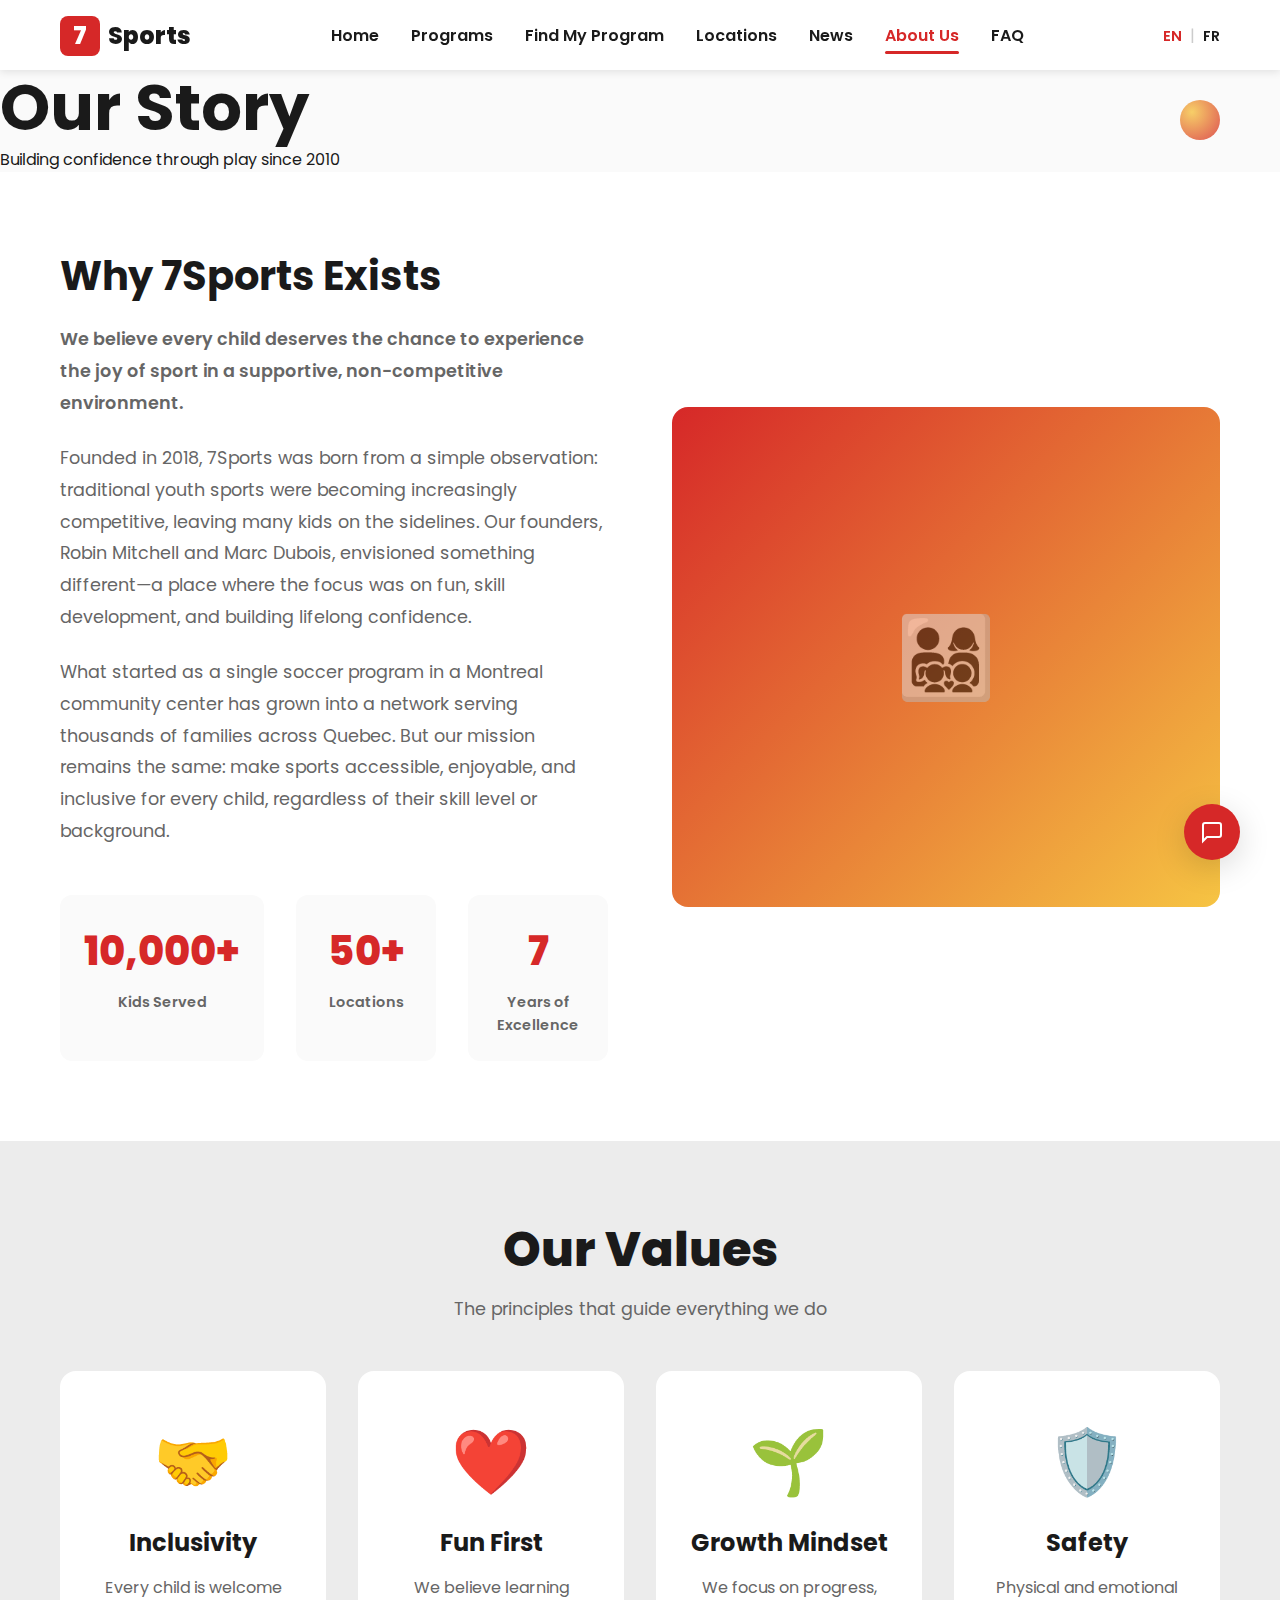
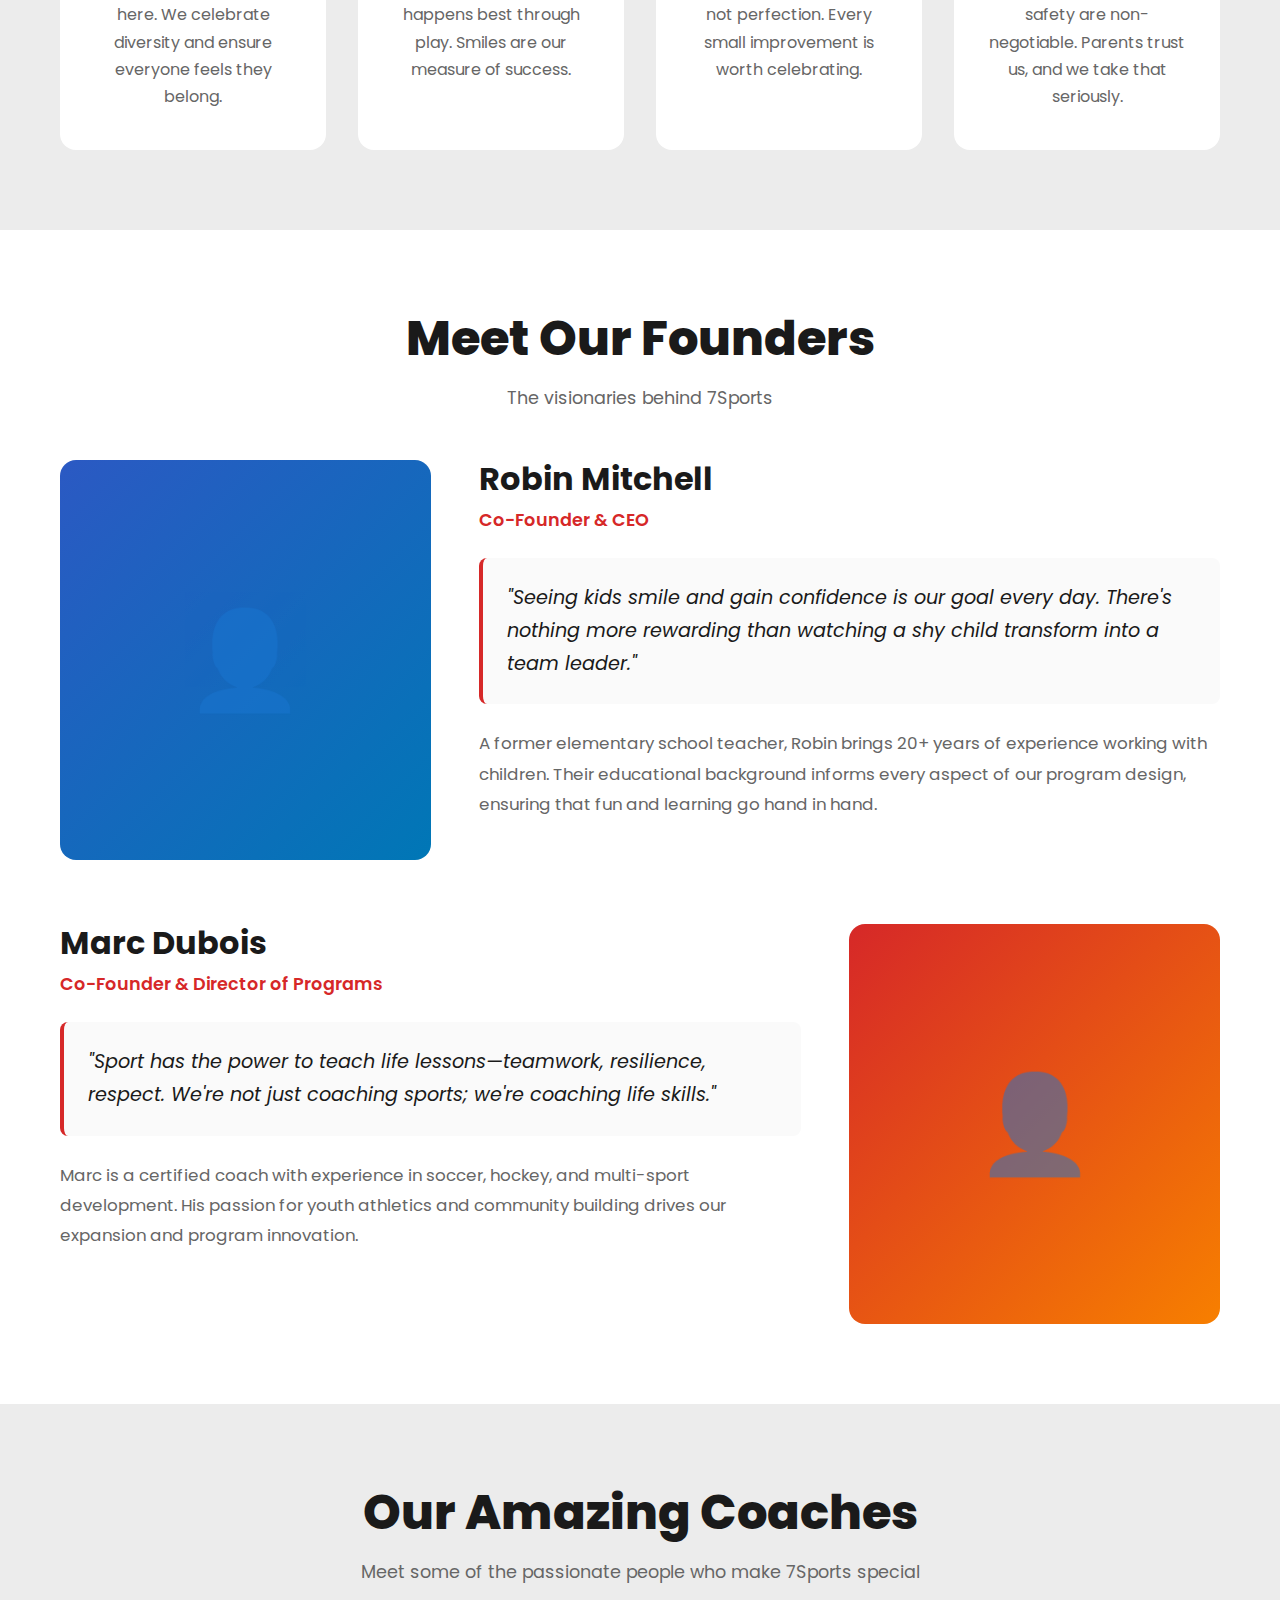
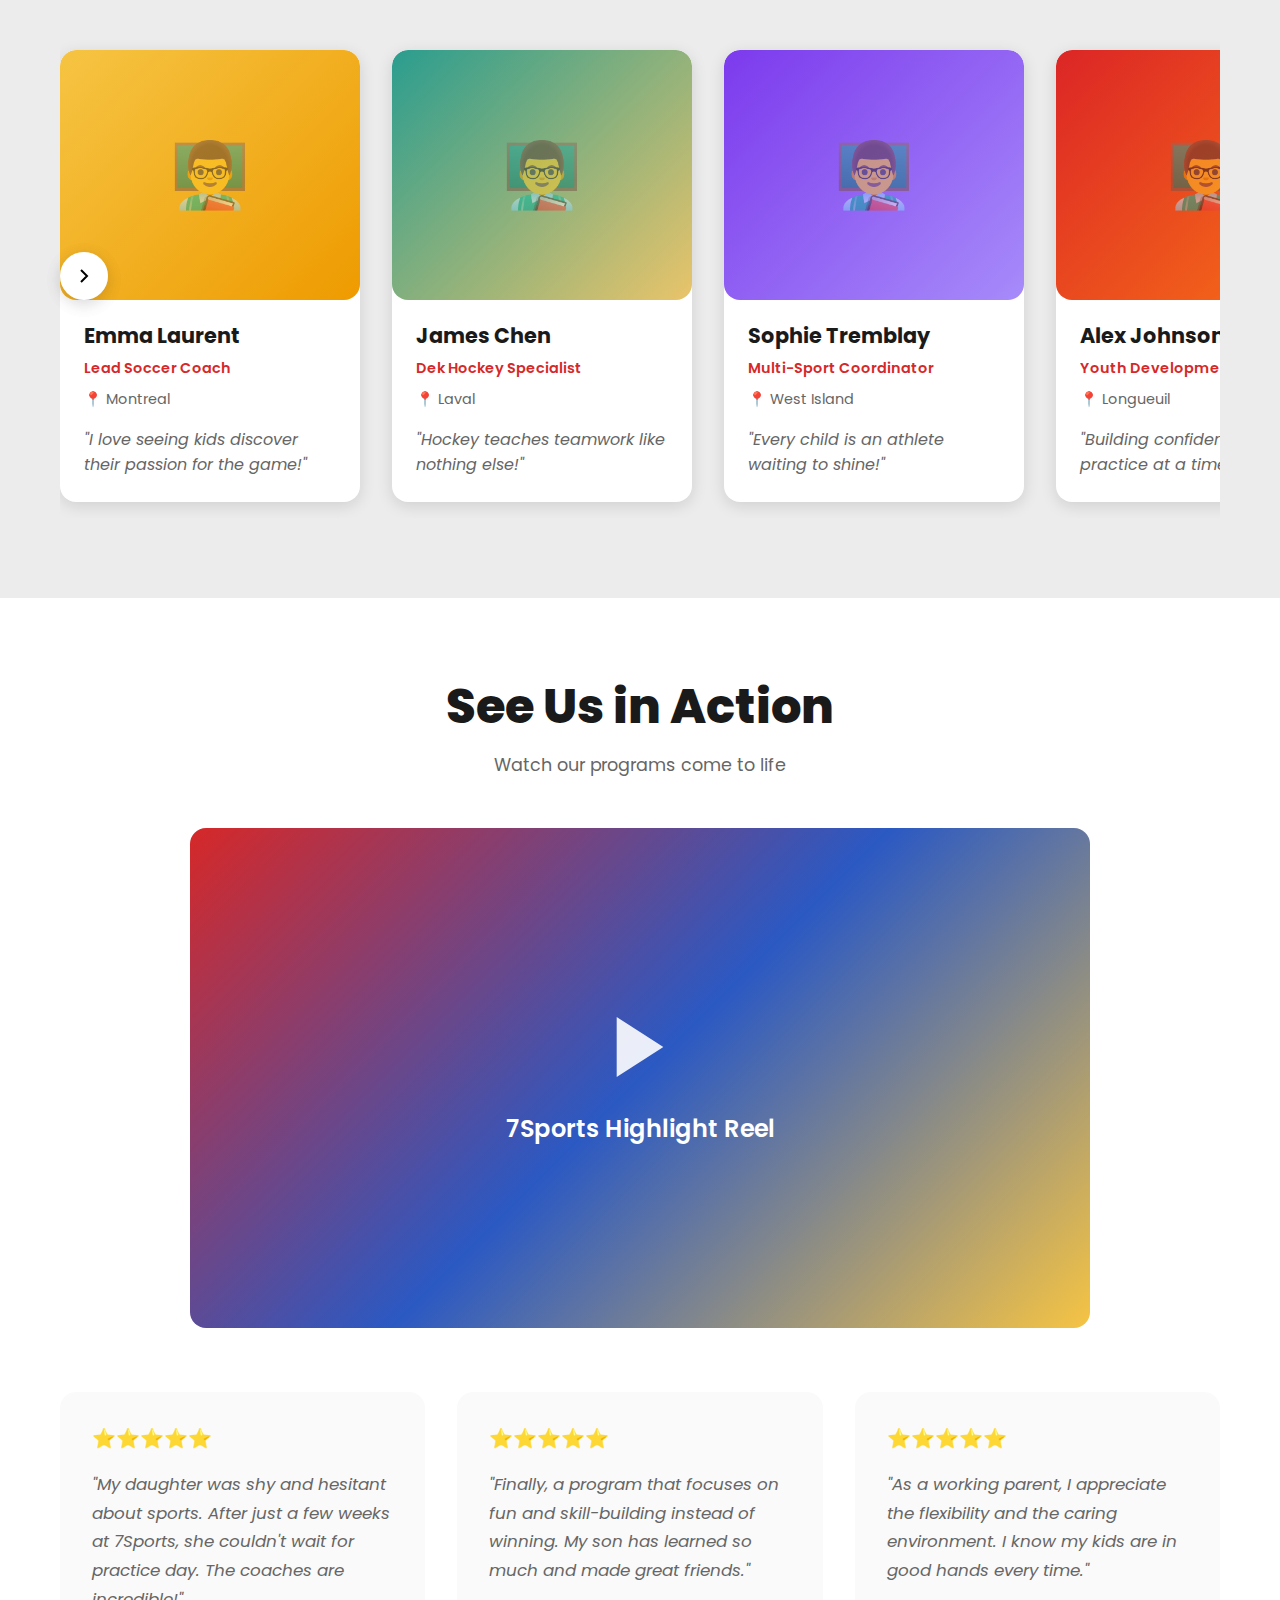
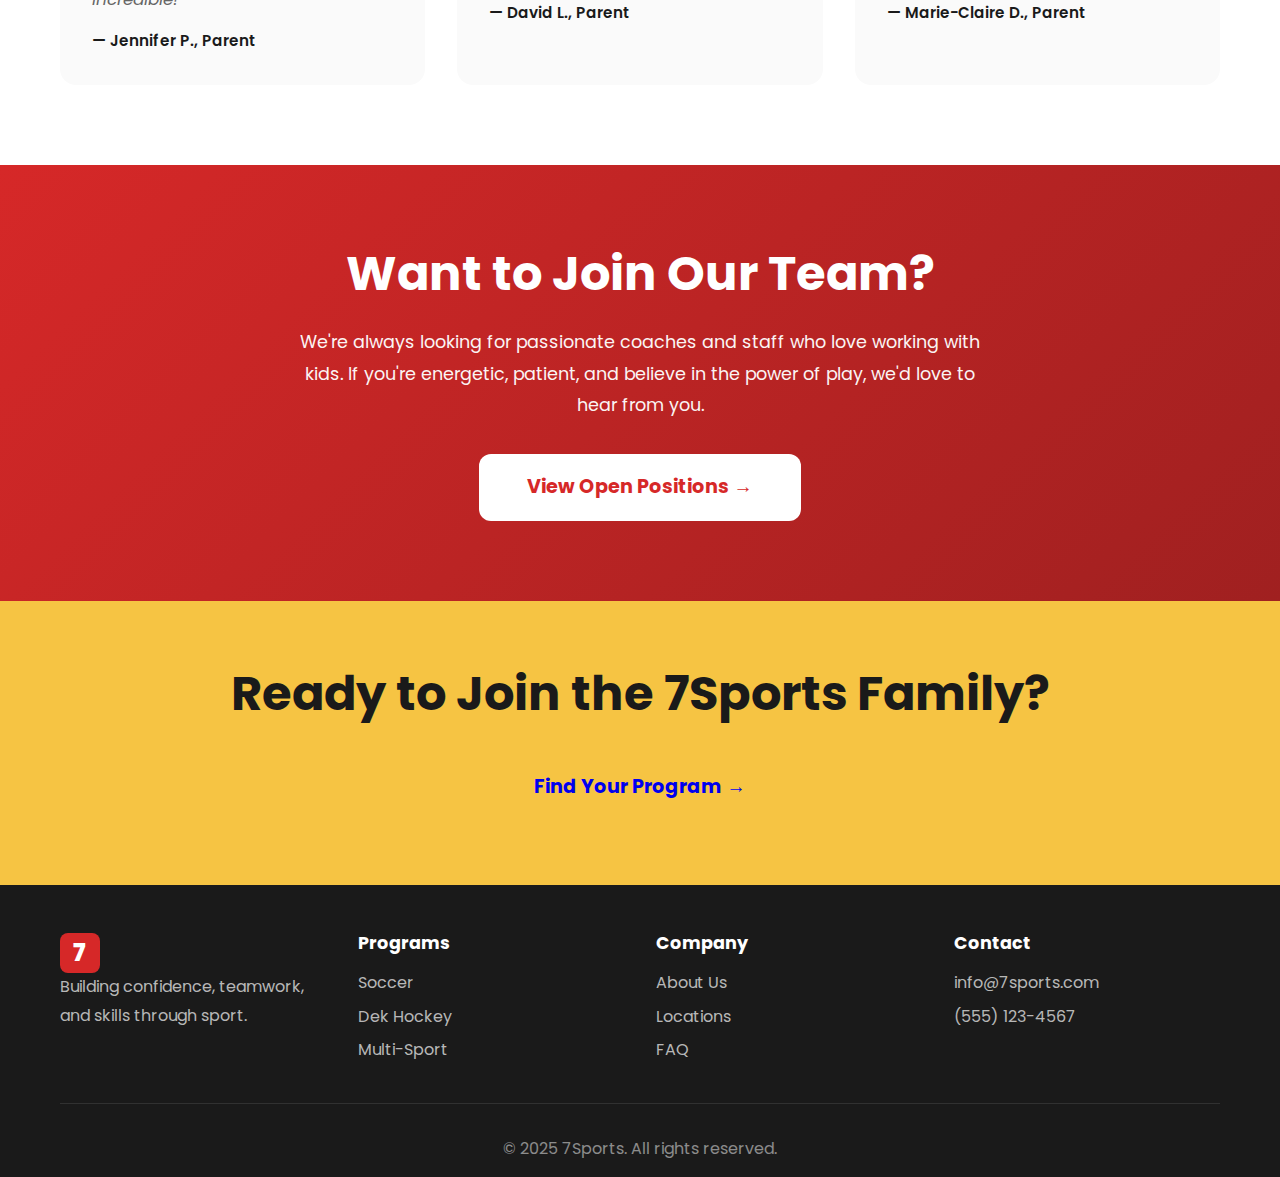
<file: about.html>
<!DOCTYPE html>
<html lang="en">
    <head>
        <meta charset="UTF-8" />
        <meta name="viewport" content="width=device-width, initial-scale=1.0" />
        <title>About Us - 7Sports</title>
        <link
            href="https://fonts.googleapis.com/css2?family=Poppins:wght@400;600;700;800&display=swap"
            rel="stylesheet"
        />
        <link rel="stylesheet" href="styles.css" />
        <link rel="stylesheet" href="about.css" />
    </head>
    <body>
        <!-- Header Navigation -->
        <header class="header">
            <div class="container">
                <div class="header-content">
                    <a href="index.html" class="logo">
                        <span class="logo-number">7</span>
                        <span class="logo-text">Sports</span>
                    </a>
                    <nav class="desktop-nav">
                        <a href="index.html" class="nav-link">Home</a>
                        <a href="programs.html" class="nav-link">Programs</a>
                        <a href="find-program.html" class="nav-link"
                            >Find My Program</a
                        >
                        <a href="locations.html" class="nav-link">Locations</a>
                        <a href="news.html" class="nav-link">News</a>
                        <a href="about.html" class="nav-link active"
                            >About Us</a
                        >
                        <a href="faq.html" class="nav-link">FAQ</a>
                    </nav>
                    <div class="language-toggle">
                        <button class="lang-btn active">EN</button>
                        <span class="lang-divider">|</span>
                        <button class="lang-btn">FR</button>
                    </div>
                </div>
            </div>
        </header>

        <!-- Page Hero -->
        <section class="page-hero">
            <div class="page-hero-overlay"></div>
            <div class="page-hero-content">
                <h1>Our Story</h1>
                <p>Building confidence through play since 2010</p>
            </div>
        </section>

        <!-- Story Section -->
        <section class="story-section">
            <div class="container">
                <div class="story-content">
                    <div class="story-text">
                        <h2>Why 7Sports Exists</h2>
                        <p class="lead">
                            We believe every child deserves the chance to
                            experience the joy of sport in a supportive,
                            non-competitive environment.
                        </p>
                        <p>
                            Founded in 2018, 7Sports was born from a simple
                            observation: traditional youth sports were becoming
                            increasingly competitive, leaving many kids on the
                            sidelines. Our founders, Robin Mitchell and Marc
                            Dubois, envisioned something different—a place where
                            the focus was on fun, skill development, and
                            building lifelong confidence.
                        </p>
                        <p>
                            What started as a single soccer program in a
                            Montreal community center has grown into a network
                            serving thousands of families across Quebec. But our
                            mission remains the same: make sports accessible,
                            enjoyable, and inclusive for every child, regardless
                            of their skill level or background.
                        </p>
                        <div class="story-stats">
                            <div class="stat">
                                <span class="stat-number">10,000+</span>
                                <span class="stat-label">Kids Served</span>
                            </div>
                            <div class="stat">
                                <span class="stat-number">50+</span>
                                <span class="stat-label">Locations</span>
                            </div>
                            <div class="stat">
                                <span class="stat-number">7</span>
                                <span class="stat-label"
                                    >Years of Excellence</span
                                >
                            </div>
                        </div>
                    </div>
                    <div class="story-image">
                        <div
                            class="image-placeholder"
                            style="
                                background: linear-gradient(
                                    135deg,
                                    #d62828 0%,
                                    #f6c443 100%
                                );
                            "
                        ></div>
                    </div>
                </div>
            </div>
        </section>

        <!-- Values Section -->
        <section class="values-section">
            <div class="container">
                <h2 class="section-title">Our Values</h2>
                <p class="section-subtitle">
                    The principles that guide everything we do
                </p>
                <div class="values-grid">
                    <div class="value-card">
                        <div class="value-icon">🤝</div>
                        <h3>Inclusivity</h3>
                        <p>
                            Every child is welcome here. We celebrate diversity
                            and ensure everyone feels they belong.
                        </p>
                    </div>
                    <div class="value-card">
                        <div class="value-icon">❤️</div>
                        <h3>Fun First</h3>
                        <p>
                            We believe learning happens best through play.
                            Smiles are our measure of success.
                        </p>
                    </div>
                    <div class="value-card">
                        <div class="value-icon">🌱</div>
                        <h3>Growth Mindset</h3>
                        <p>
                            We focus on progress, not perfection. Every small
                            improvement is worth celebrating.
                        </p>
                    </div>
                    <div class="value-card">
                        <div class="value-icon">🛡️</div>
                        <h3>Safety</h3>
                        <p>
                            Physical and emotional safety are non-negotiable.
                            Parents trust us, and we take that seriously.
                        </p>
                    </div>
                </div>
            </div>
        </section>

        <!-- Founders Section -->
        <section class="founders-section">
            <div class="container">
                <h2 class="section-title">Meet Our Founders</h2>
                <p class="section-subtitle">The visionaries behind 7Sports</p>

                <div class="founders-grid">
                    <div class="founder-card">
                        <div class="founder-image">
                            <div
                                class="image-placeholder"
                                style="
                                    background: linear-gradient(
                                        135deg,
                                        #2b59c3 0%,
                                        #0077b6 100%
                                    );
                                "
                            ></div>
                        </div>
                        <div class="founder-content">
                            <h3>Robin Mitchell</h3>
                            <p class="founder-title">Co-Founder & CEO</p>
                            <blockquote class="founder-quote">
                                "Seeing kids smile and gain confidence is our
                                goal every day. There's nothing more rewarding
                                than watching a shy child transform into a team
                                leader."
                            </blockquote>
                            <p class="founder-bio">
                                A former elementary school teacher, Robin brings
                                20+ years of experience working with children.
                                Their educational background informs every
                                aspect of our program design, ensuring that fun
                                and learning go hand in hand.
                            </p>
                        </div>
                    </div>

                    <div class="founder-card">
                        <div class="founder-image">
                            <div
                                class="image-placeholder"
                                style="
                                    background: linear-gradient(
                                        135deg,
                                        #d62828 0%,
                                        #f77f00 100%
                                    );
                                "
                            ></div>
                        </div>
                        <div class="founder-content">
                            <h3>Marc Dubois</h3>
                            <p class="founder-title">
                                Co-Founder & Director of Programs
                            </p>
                            <blockquote class="founder-quote">
                                "Sport has the power to teach life
                                lessons—teamwork, resilience, respect. We're not
                                just coaching sports; we're coaching life
                                skills."
                            </blockquote>
                            <p class="founder-bio">
                                Marc is a certified coach with experience in
                                soccer, hockey, and multi-sport development. His
                                passion for youth athletics and community
                                building drives our expansion and program
                                innovation.
                            </p>
                        </div>
                    </div>
                </div>
            </div>
        </section>

        <!-- Coaches Section -->
        <section class="coaches-section">
            <div class="container">
                <h2 class="section-title">Our Amazing Coaches</h2>
                <p class="section-subtitle">
                    Meet some of the passionate people who make 7Sports special
                </p>

                <div class="coaches-carousel-wrapper">
                    <button
                        class="carousel-btn carousel-prev-coach"
                        aria-label="Previous"
                    >
                        <svg
                            viewBox="0 0 24 24"
                            fill="none"
                            stroke="currentColor"
                            stroke-width="2"
                        >
                            <polyline points="15 18 9 12 15 6"></polyline>
                        </svg>
                    </button>

                    <div class="coaches-carousel">
                        <div class="coaches-track">
                            <div class="coach-card">
                                <div class="coach-image">
                                    <div
                                        class="image-placeholder"
                                        style="
                                            background: linear-gradient(
                                                135deg,
                                                #f6c443 0%,
                                                #ee9b00 100%
                                            );
                                        "
                                    ></div>
                                </div>
                                <div class="coach-info">
                                    <h4>Emma Laurent</h4>
                                    <p class="coach-role">Lead Soccer Coach</p>
                                    <p class="coach-location">📍 Montreal</p>
                                    <p class="coach-fact">
                                        "I love seeing kids discover their
                                        passion for the game!"
                                    </p>
                                </div>
                            </div>

                            <div class="coach-card">
                                <div class="coach-image">
                                    <div
                                        class="image-placeholder"
                                        style="
                                            background: linear-gradient(
                                                135deg,
                                                #2a9d8f 0%,
                                                #e9c46a 100%
                                            );
                                        "
                                    ></div>
                                </div>
                                <div class="coach-info">
                                    <h4>James Chen</h4>
                                    <p class="coach-role">
                                        Dek Hockey Specialist
                                    </p>
                                    <p class="coach-location">📍 Laval</p>
                                    <p class="coach-fact">
                                        "Hockey teaches teamwork like nothing
                                        else!"
                                    </p>
                                </div>
                            </div>

                            <div class="coach-card">
                                <div class="coach-image">
                                    <div
                                        class="image-placeholder"
                                        style="
                                            background: linear-gradient(
                                                135deg,
                                                #7c3aed 0%,
                                                #a78bfa 100%
                                            );
                                        "
                                    ></div>
                                </div>
                                <div class="coach-info">
                                    <h4>Sophie Tremblay</h4>
                                    <p class="coach-role">
                                        Multi-Sport Coordinator
                                    </p>
                                    <p class="coach-location">📍 West Island</p>
                                    <p class="coach-fact">
                                        "Every child is an athlete waiting to
                                        shine!"
                                    </p>
                                </div>
                            </div>

                            <div class="coach-card">
                                <div class="coach-image">
                                    <div
                                        class="image-placeholder"
                                        style="
                                            background: linear-gradient(
                                                135deg,
                                                #dc2626 0%,
                                                #f97316 100%
                                            );
                                        "
                                    ></div>
                                </div>
                                <div class="coach-info">
                                    <h4>Alex Johnson</h4>
                                    <p class="coach-role">
                                        Youth Development Coach
                                    </p>
                                    <p class="coach-location">📍 Longueuil</p>
                                    <p class="coach-fact">
                                        "Building confidence, one practice at a
                                        time."
                                    </p>
                                </div>
                            </div>

                            <div class="coach-card">
                                <div class="coach-image">
                                    <div
                                        class="image-placeholder"
                                        style="
                                            background: linear-gradient(
                                                135deg,
                                                #0891b2 0%,
                                                #06b6d4 100%
                                            );
                                        "
                                    ></div>
                                </div>
                                <div class="coach-info">
                                    <h4>Isabelle Roy</h4>
                                    <p class="coach-role">
                                        Lead Coach - Toddlers
                                    </p>
                                    <p class="coach-location">📍 Plateau</p>
                                    <p class="coach-fact">
                                        "The giggles make every day worthwhile!"
                                    </p>
                                </div>
                            </div>

                            <div class="coach-card">
                                <div class="coach-image">
                                    <div
                                        class="image-placeholder"
                                        style="
                                            background: linear-gradient(
                                                135deg,
                                                #f4a261 0%,
                                                #e76f51 100%
                                            );
                                        "
                                    ></div>
                                </div>
                                <div class="coach-info">
                                    <h4>Michael Brown</h4>
                                    <p class="coach-role">
                                        Soccer & Hockey Coach
                                    </p>
                                    <p class="coach-location">📍 North Shore</p>
                                    <p class="coach-fact">
                                        "Sport is the best teacher of
                                        perseverance."
                                    </p>
                                </div>
                            </div>
                        </div>
                    </div>

                    <button
                        class="carousel-btn carousel-next-coach"
                        aria-label="Next"
                    >
                        <svg
                            viewBox="0 0 24 24"
                            fill="none"
                            stroke="currentColor"
                            stroke-width="2"
                        >
                            <polyline points="9 18 15 12 9 6"></polyline>
                        </svg>
                    </button>
                </div>
            </div>
        </section>

        <!-- Media/Video Section -->
        <section class="media-section">
            <div class="container">
                <h2 class="section-title">See Us in Action</h2>
                <p class="section-subtitle">Watch our programs come to life</p>

                <div class="video-wrapper">
                    <div class="video-placeholder">
                        <div class="video-content">
                            <svg
                                viewBox="0 0 24 24"
                                fill="white"
                                class="play-icon"
                            >
                                <polygon points="5 3 19 12 5 21 5 3"></polygon>
                            </svg>
                            <p>7Sports Highlight Reel</p>
                        </div>
                    </div>
                </div>

                <div class="testimonials-grid">
                    <div class="testimonial-card">
                        <div class="testimonial-stars">⭐⭐⭐⭐⭐</div>
                        <p class="testimonial-text">
                            "My daughter was shy and hesitant about sports.
                            After just a few weeks at 7Sports, she couldn't wait
                            for practice day. The coaches are incredible!"
                        </p>
                        <p class="testimonial-author">— Jennifer P., Parent</p>
                    </div>

                    <div class="testimonial-card">
                        <div class="testimonial-stars">⭐⭐⭐⭐⭐</div>
                        <p class="testimonial-text">
                            "Finally, a program that focuses on fun and
                            skill-building instead of winning. My son has
                            learned so much and made great friends."
                        </p>
                        <p class="testimonial-author">— David L., Parent</p>
                    </div>

                    <div class="testimonial-card">
                        <div class="testimonial-stars">⭐⭐⭐⭐⭐</div>
                        <p class="testimonial-text">
                            "As a working parent, I appreciate the flexibility
                            and the caring environment. I know my kids are in
                            good hands every time."
                        </p>
                        <p class="testimonial-author">
                            — Marie-Claire D., Parent
                        </p>
                    </div>
                </div>
            </div>
        </section>

        <!-- Join Team CTA -->
        <section class="join-team-section">
            <div class="container">
                <div class="join-team-content">
                    <h2>Want to Join Our Team?</h2>
                    <p>
                        We're always looking for passionate coaches and staff
                        who love working with kids. If you're energetic,
                        patient, and believe in the power of play, we'd love to
                        hear from you.
                    </p>
                    <a
                        href="mailto:careers@7sports.com"
                        class="btn btn-primary-large"
                        >View Open Positions →</a
                    >
                </div>
            </div>
        </section>

        <!-- CTA Footer -->
        <section class="footer-cta">
            <div class="container">
                <h2>Ready to Join the 7Sports Family?</h2>
                <a href="find-program.html" class="btn btn-primary-large"
                    >Find Your Program →</a
                >
            </div>
        </section>

        <!-- Footer -->
        <footer class="footer">
            <div class="container">
                <div class="footer-grid">
                    <div class="footer-col">
                        <div class="logo">
                            <span class="logo-number">7</span>
                            <span class="logo-text">Sports</span>
                        </div>
                        <p>
                            Building confidence, teamwork, and skills through
                            sport.
                        </p>
                    </div>
                    <div class="footer-col">
                        <h4>Programs</h4>
                        <a href="programs.html#soccer">Soccer</a>
                        <a href="programs.html#hockey">Dek Hockey</a>
                        <a href="programs.html#multisport">Multi-Sport</a>
                    </div>
                    <div class="footer-col">
                        <h4>Company</h4>
                        <a href="about.html">About Us</a>
                        <a href="locations.html">Locations</a>
                        <a href="faq.html">FAQ</a>
                    </div>
                    <div class="footer-col">
                        <h4>Contact</h4>
                        <a href="mailto:info@7sports.com">info@7sports.com</a>
                        <a href="tel:+15551234567">(555) 123-4567</a>
                    </div>
                </div>
                <div class="footer-bottom">
                    <p>&copy; 2025 7Sports. All rights reserved.</p>
                </div>
            </div>
        </footer>

        <!-- Mobile Bottom Navigation -->
        <nav class="mobile-nav">
            <a href="index.html" class="mobile-nav-item">
                <svg
                    viewBox="0 0 24 24"
                    fill="none"
                    stroke="currentColor"
                    stroke-width="2"
                >
                    <path
                        d="M3 9l9-7 9 7v11a2 2 0 0 1-2 2H5a2 2 0 0 1-2-2z"
                    ></path>
                </svg>
                <span>Home</span>
            </a>
            <a href="find-program.html" class="mobile-nav-item">
                <svg
                    viewBox="0 0 24 24"
                    fill="none"
                    stroke="currentColor"
                    stroke-width="2"
                >
                    <path
                        d="M21 10c0 7-9 13-9 13s-9-6-9-13a9 9 0 0 1 18 0z"
                    ></path>
                    <circle cx="12" cy="10" r="3"></circle>
                </svg>
                <span>Find Program</span>
            </a>
            <a href="#contact" class="mobile-nav-item">
                <svg
                    viewBox="0 0 24 24"
                    fill="none"
                    stroke="currentColor"
                    stroke-width="2"
                >
                    <path
                        d="M22 16.92v3a2 2 0 0 1-2.18 2 19.79 19.79 0 0 1-8.63-3.07 19.5 19.5 0 0 1-6-6 19.79 19.79 0 0 1-3.07-8.67A2 2 0 0 1 4.11 2h3a2 2 0 0 1 2 1.72 12.84 12.84 0 0 0 .7 2.81 2 2 0 0 1-.45 2.11L8.09 9.91a16 16 0 0 0 6 6l1.27-1.27a2 2 0 0 1 2.11-.45 12.84 12.84 0 0 0 2.81.7A2 2 0 0 1 22 16.92z"
                    ></path>
                </svg>
                <span>Contact</span>
            </a>
        </nav>

        <!-- Floating Action Button -->
        <div class="fab">
            <button class="fab-button" aria-label="Contact us">
                <svg
                    viewBox="0 0 24 24"
                    fill="none"
                    stroke="currentColor"
                    stroke-width="2"
                >
                    <path
                        d="M21 15a2 2 0 0 1-2 2H7l-4 4V5a2 2 0 0 1 2-2h14a2 2 0 0 1 2 2z"
                    ></path>
                </svg>
            </button>
            <div class="fab-menu">
                <a href="tel:+15551234567" class="fab-menu-item">
                    <svg
                        viewBox="0 0 24 24"
                        fill="none"
                        stroke="currentColor"
                        stroke-width="2"
                    >
                        <path
                            d="M22 16.92v3a2 2 0 0 1-2.18 2 19.79 19.79 0 0 1-8.63-3.07 19.5 19.5 0 0 1-6-6 19.79 19.79 0 0 1-3.07-8.67A2 2 0 0 1 4.11 2h3a2 2 0 0 1 2 1.72 12.84 12.84 0 0 0 .7 2.81 2 2 0 0 1-.45 2.11L8.09 9.91a16 16 0 0 0 6 6l1.27-1.27a2 2 0 0 1 2.11-.45 12.84 12.84 0 0 0 2.81.7A2 2 0 0 1 22 16.92z"
                        ></path>
                    </svg>
                    Call
                </a>
                <a href="mailto:info@7sports.com" class="fab-menu-item">
                    <svg
                        viewBox="0 0 24 24"
                        fill="none"
                        stroke="currentColor"
                        stroke-width="2"
                    >
                        <path
                            d="M4 4h16c1.1 0 2 .9 2 2v12c0 1.1-.9 2-2 2H4c-1.1 0-2-.9-2-2V6c0-1.1.9-2 2-2z"
                        ></path>
                        <polyline points="22,6 12,13 2,6"></polyline>
                    </svg>
                    Email
                </a>
            </div>
        </div>

        <!-- Motion Ball -->
        <div class="motion-ball"></div>

        <script src="script.js"></script>
        <script src="about.js"></script>
    </body>
</html>
</file>
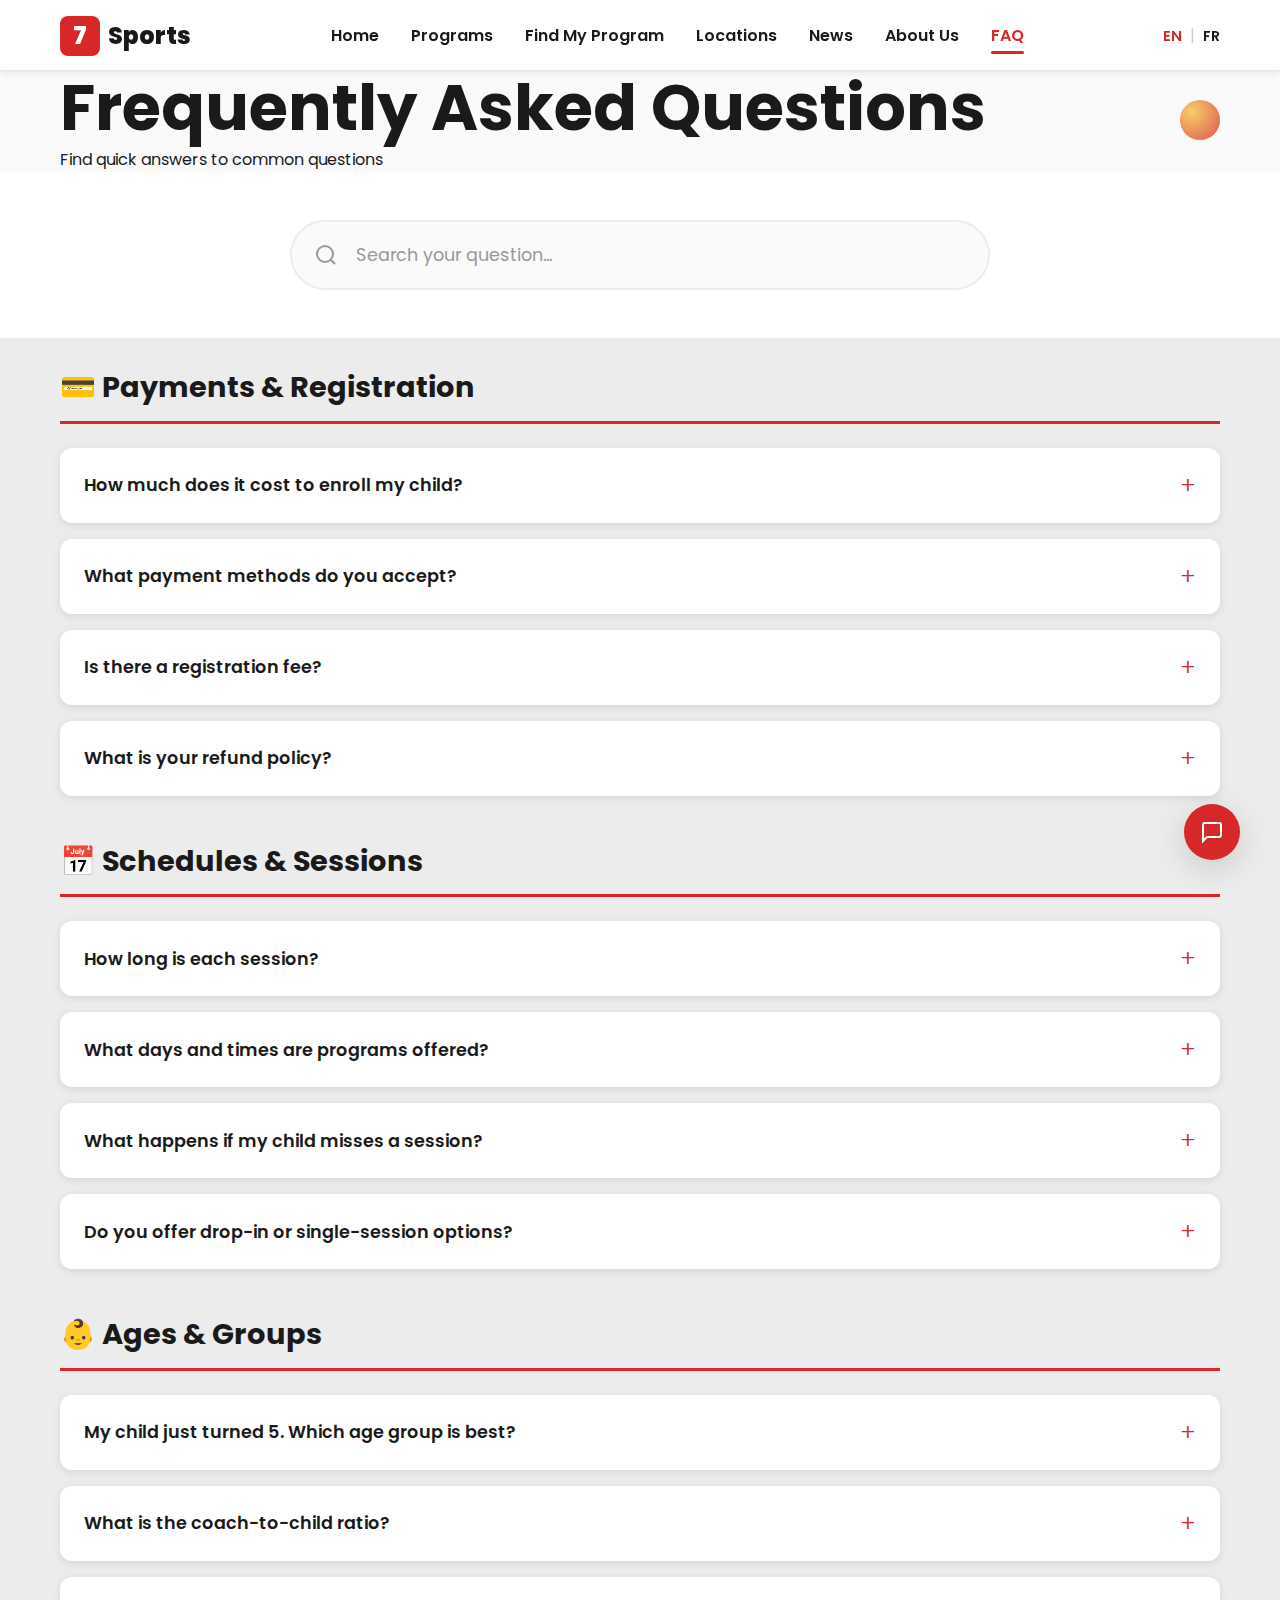
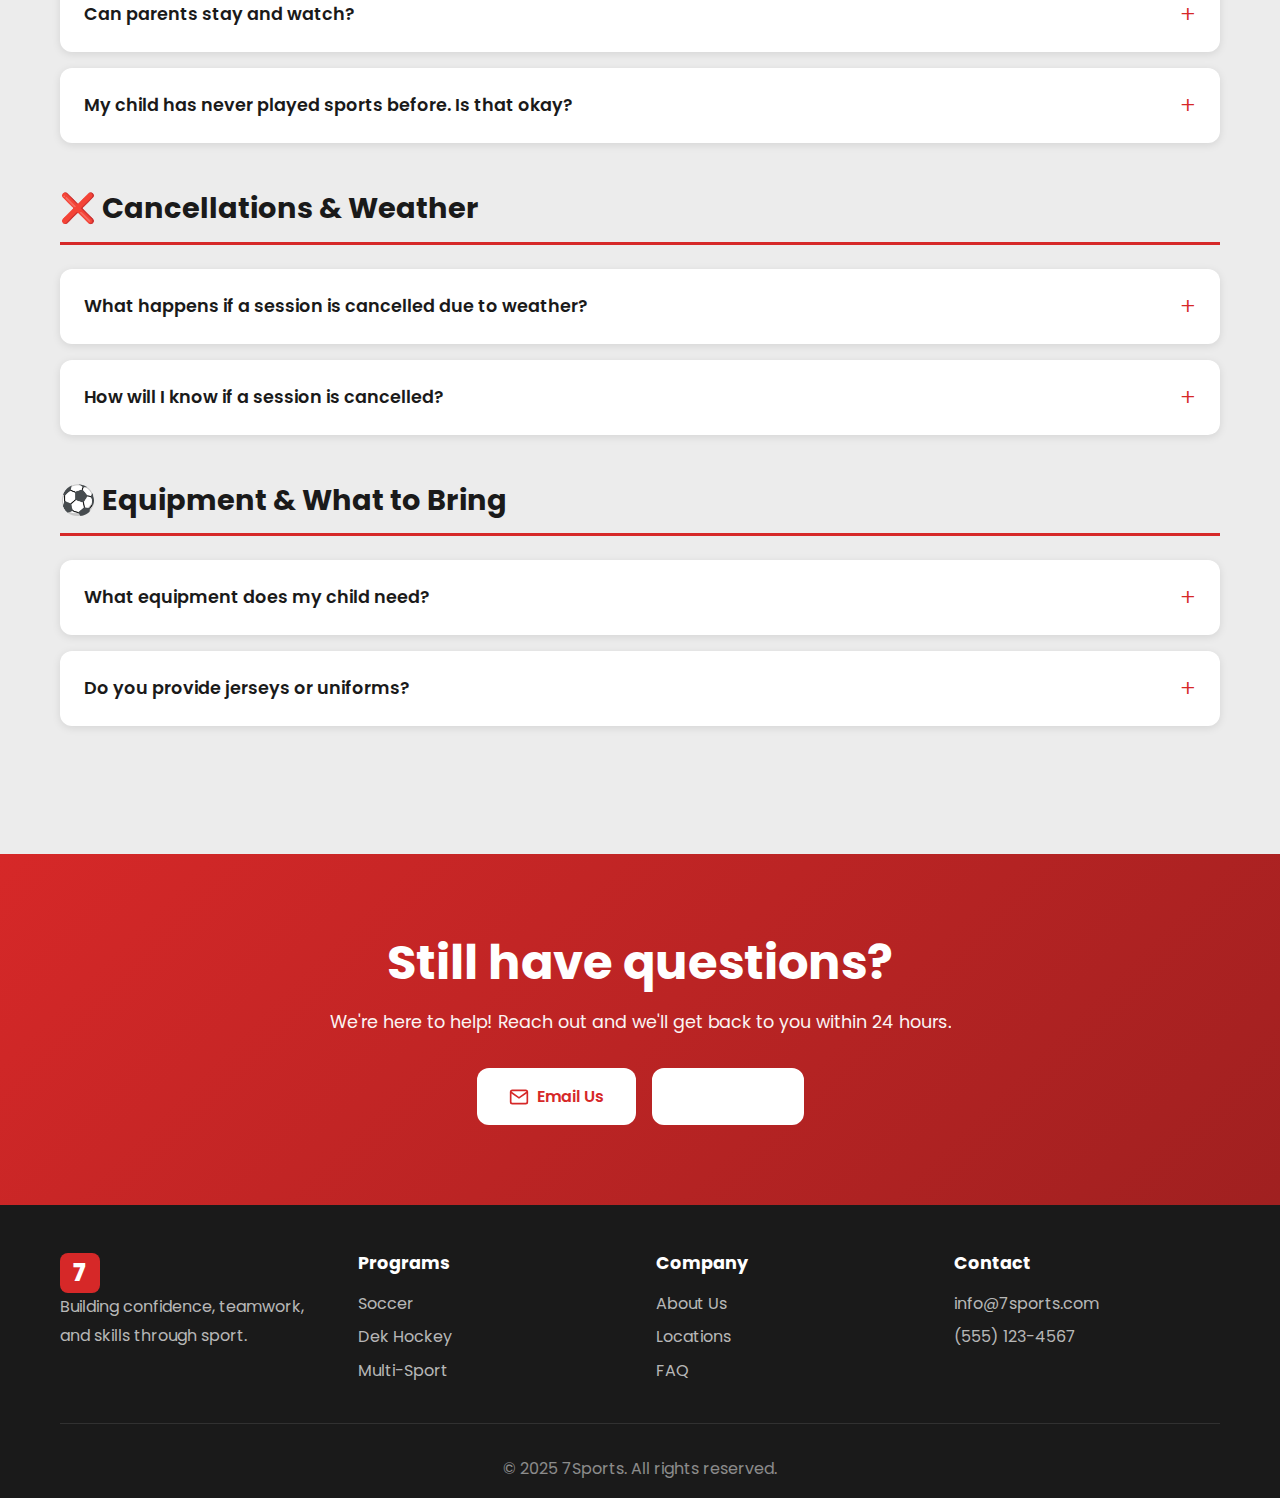
<file: faq.html>
<!DOCTYPE html>
<html lang="en">
<head>
    <meta charset="UTF-8">
    <meta name="viewport" content="width=device-width, initial-scale=1.0">
    <title>FAQ - 7Sports</title>
    <link href="https://fonts.googleapis.com/css2?family=Poppins:wght@400;600;700;800&display=swap" rel="stylesheet">
    <link rel="stylesheet" href="styles.css">
    <link rel="stylesheet" href="faq.css">
</head>
<body>
    <!-- Header Navigation -->
    <header class="header">
        <div class="container">
            <div class="header-content">
                <a href="index.html" class="logo">
                    <span class="logo-number">7</span>
                    <span class="logo-text">Sports</span>
                </a>
                <nav class="desktop-nav">
                    <a href="index.html" class="nav-link">Home</a>
                    <a href="programs.html" class="nav-link">Programs</a>
                    <a href="find-program.html" class="nav-link">Find My Program</a>
                    <a href="locations.html" class="nav-link">Locations</a>
                    <a href="news.html" class="nav-link">News</a>
                    <a href="about.html" class="nav-link">About Us</a>
                    <a href="faq.html" class="nav-link active">FAQ</a>
                </nav>
                <div class="language-toggle">
                    <button class="lang-btn active">EN</button>
                    <span class="lang-divider">|</span>
                    <button class="lang-btn">FR</button>
                </div>
            </div>
        </div>
    </header>

    <!-- Page Hero -->
    <section class="page-hero-small">
        <div class="container">
            <h1>Frequently Asked Questions</h1>
            <p>Find quick answers to common questions</p>
        </div>
    </section>

    <!-- Search Section -->
    <section class="faq-search-section">
        <div class="container">
            <div class="search-wrapper">
                <svg viewBox="0 0 24 24" fill="none" stroke="currentColor" stroke-width="2" class="search-icon">
                    <circle cx="11" cy="11" r="8"></circle>
                    <path d="m21 21-4.35-4.35"></path>
                </svg>
                <input type="text" class="faq-search-input" placeholder="Search your question..." id="faqSearch">
            </div>
        </div>
    </section>

    <!-- FAQ Content -->
    <section class="faq-content-section">
        <div class="container">
            
            <!-- Payments Category -->
            <div class="faq-category">
                <h2 class="category-title">💳 Payments & Registration</h2>
                
                <div class="accordion-group">
                    <div class="accordion-item">
                        <button class="accordion-header">
                            <span>How much does it cost to enroll my child?</span>
                            <span class="accordion-icon">+</span>
                        </button>
                        <div class="accordion-content">
                            <div class="accordion-inner">
                                <p>Pricing varies by program and location, but generally ranges from $105-$140 per month. Most programs run for 8-12 week sessions. We offer sibling discounts (15% off for second child, 20% off for third+) and financial assistance for families in need. Visit our <a href="find-program.html">Find My Program</a> page to see specific pricing for your area.</p>
                            </div>
                        </div>
                    </div>

                    <div class="accordion-item">
                        <button class="accordion-header">
                            <span>What payment methods do you accept?</span>
                            <span class="accordion-icon">+</span>
                        </button>
                        <div class="accordion-content">
                            <div class="accordion-inner">
                                <p>We accept credit cards (Visa, Mastercard, Amex), debit cards, e-transfers, and pre-authorized payments. Payment plans are available for longer sessions—just ask during registration!</p>
                            </div>
                        </div>
                    </div>

                    <div class="accordion-item">
                        <button class="accordion-header">
                            <span>Is there a registration fee?</span>
                            <span class="accordion-icon">+</span>
                        </button>
                        <div class="accordion-content">
                            <div class="accordion-inner">
                                <p>Yes, there's a one-time annual registration fee of $25 per child. This covers administrative costs and your child's 7Sports membership card. The fee is waived for returning families who register early!</p>
                            </div>
                        </div>
                    </div>

                    <div class="accordion-item">
                        <button class="accordion-header">
                            <span>What is your refund policy?</span>
                            <span class="accordion-icon">+</span>
                        </button>
                        <div class="accordion-content">
                            <div class="accordion-inner">
                                <p>If you withdraw within the first 2 sessions, you'll receive a full refund minus the registration fee. After that, refunds are prorated based on remaining sessions. Medical withdrawals with documentation are refunded in full. We want to be fair and flexible!</p>
                            </div>
                        </div>
                    </div>
                </div>
            </div>

            <!-- Schedules Category -->
            <div class="faq-category">
                <h2 class="category-title">📅 Schedules & Sessions</h2>
                
                <div class="accordion-group">
                    <div class="accordion-item">
                        <button class="accordion-header">
                            <span>How long is each session?</span>
                            <span class="accordion-icon">+</span>
                        </button>
                        <div class="accordion-content">
                            <div class="accordion-inner">
                                <p>Session length varies by age group:
                                    <ul>
                                        <li><strong>Ages 2-4:</strong> 45 minutes</li>
                                        <li><strong>Ages 4-6:</strong> 60 minutes</li>
                                        <li><strong>Ages 7-12:</strong> 75 minutes</li>
                                    </ul>
                                All sessions are designed to keep kids engaged without overwhelming them.</p>
                            </div>
                        </div>
                    </div>

                    <div class="accordion-item">
                        <button class="accordion-header">
                            <span>What days and times are programs offered?</span>
                            <span class="accordion-icon">+</span>
                        </button>
                        <div class="accordion-content">
                            <div class="accordion-inner">
                                <p>We offer programs throughout the week to fit busy family schedules:
                                    <ul>
                                        <li><strong>Weekday evenings:</strong> 5:00-8:00 PM</li>
                                        <li><strong>Saturday mornings:</strong> 9:00 AM-12:00 PM</li>
                                        <li><strong>Sunday afternoons:</strong> 1:00-4:00 PM</li>
                                    </ul>
                                Specific times vary by location. Check our <a href="find-program.html">program finder</a> for exact schedules.</p>
                            </div>
                        </div>
                    </div>

                    <div class="accordion-item">
                        <button class="accordion-header">
                            <span>What happens if my child misses a session?</span>
                            <span class="accordion-icon">+</span>
                        </button>
                        <div class="accordion-content">
                            <div class="accordion-inner">
                                <p>We understand that life happens! While we don't offer refunds for individual missed sessions, you can often make up the session by joining another group at the same level within the same week (space permitting). Just contact your coach in advance to arrange it.</p>
                            </div>
                        </div>
                    </div>

                    <div class="accordion-item">
                        <button class="accordion-header">
                            <span>Do you offer drop-in or single-session options?</span>
                            <span class="accordion-icon">+</span>
                        </button>
                        <div class="accordion-content">
                            <div class="accordion-inner">
                                <p>Currently, we require registration for full sessions to ensure consistency and team building. However, we offer FREE trial sessions for new families! Contact us to book your child's trial.</p>
                            </div>
                        </div>
                    </div>
                </div>
            </div>

            <!-- Ages & Groups Category -->
            <div class="faq-category">
                <h2 class="category-title">👶 Ages & Groups</h2>
                
                <div class="accordion-group">
                    <div class="accordion-item">
                        <button class="accordion-header">
                            <span>My child just turned 5. Which age group is best?</span>
                            <span class="accordion-icon">+</span>
                        </button>
                        <div class="accordion-content">
                            <div class="accordion-inner">
                                <p>Age groups are flexible! We focus more on skill level and comfort than exact age. During registration, we'll ask about your child's experience and comfort level. Our coaches can also recommend the best fit after a trial session. We want every child to feel challenged but not overwhelmed.</p>
                            </div>
                        </div>
                    </div>

                    <div class="accordion-item">
                        <button class="accordion-header">
                            <span>What is the coach-to-child ratio?</span>
                            <span class="accordion-icon">+</span>
                        </button>
                        <div class="accordion-content">
                            <div class="accordion-inner">
                                <p>We maintain small group sizes for quality attention:
                                    <ul>
                                        <li><strong>Ages 2-4:</strong> 1 coach per 6 kids</li>
                                        <li><strong>Ages 4-6:</strong> 1 coach per 8 kids</li>
                                        <li><strong>Ages 7-12:</strong> 1 coach per 10-12 kids</li>
                                    </ul>
                                We also have assistant coaches and program coordinators on site.</p>
                            </div>
                        </div>
                    </div>

                    <div class="accordion-item">
                        <button class="accordion-header">
                            <span>Can parents stay and watch?</span>
                            <span class="accordion-icon">+</span>
                        </button>
                        <div class="accordion-content">
                            <div class="accordion-inner">
                                <p>Absolutely! We encourage parents to watch from our designated viewing areas. For our youngest groups (ages 2-4), parent participation on the field is welcome, especially during the first few weeks while children adjust. Older kids typically do better with parents cheering from the sidelines.</p>
                            </div>
                        </div>
                    </div>

                    <div class="accordion-item">
                        <button class="accordion-header">
                            <span>My child has never played sports before. Is that okay?</span>
                            <span class="accordion-icon">+</span>
                        </button>
                        <div class="accordion-content">
                            <div class="accordion-inner">
                                <p>That's exactly what we're here for! 7Sports is designed for beginners and kids of all skill levels. Our coaches are trained to work with first-timers and make everyone feel welcome. Many of our families join us specifically because their kids haven't found success in traditional sports programs.</p>
                            </div>
                        </div>
                    </div>
                </div>
            </div>

            <!-- Cancellations Category -->
            <div class="faq-category">
                <h2 class="category-title">❌ Cancellations & Weather</h2>
                
                <div class="accordion-group">
                    <div class="accordion-item">
                        <button class="accordion-header">
                            <span>What happens if a session is cancelled due to weather?</span>
                            <span class="accordion-icon">+</span>
                        </button>
                        <div class="accordion-content">
                            <div class="accordion-inner">
                                <p>For outdoor programs, we monitor weather closely. If we need to cancel due to severe weather, you'll receive an email and text notification at least 2 hours before the session. Cancelled sessions are always made up—we'll add an extra week at the end of the session or schedule a makeup day.</p>
                            </div>
                        </div>
                    </div>

                    <div class="accordion-item">
                        <button class="accordion-header">
                            <span>How will I know if a session is cancelled?</span>
                            <span class="accordion-icon">+</span>
                        </button>
                        <div class="accordion-content">
                            <div class="accordion-inner">
                                <p>We use multiple channels to communicate cancellations:
                                    <ul>
                                        <li>Email to the address on file</li>
                                        <li>Text message (if you opted in)</li>
                                        <li>Updates on our website and social media</li>
                                    </ul>
                                Always check your email before heading to a session during questionable weather!</p>
                            </div>
                        </div>
                    </div>
                </div>
            </div>

            <!-- Equipment Category -->
            <div class="faq-category">
                <h2 class="category-title">⚽ Equipment & What to Bring</h2>
                
                <div class="accordion-group">
                    <div class="accordion-item">
                        <button class="accordion-header">
                            <span>What equipment does my child need?</span>
                            <span class="accordion-icon">+</span>
                        </button>
                        <div class="accordion-content">
                            <div class="accordion-inner">
                                <p>We provide all major equipment (balls, nets, sticks, etc.). Your child just needs:
                                    <ul>
                                        <li>Comfortable athletic clothing</li>
                                        <li>Running shoes with good grip (no cleats required, but okay)</li>
                                        <li>Water bottle</li>
                                        <li>Light snack (for longer sessions)</li>
                                    </ul>
                                For hockey programs, we provide sticks and helmets. Shin guards are recommended but not required.</p>
                            </div>
                        </div>
                    </div>

                    <div class="accordion-item">
                        <button class="accordion-header">
                            <span>Do you provide jerseys or uniforms?</span>
                            <span class="accordion-icon">+</span>
                        </button>
                        <div class="accordion-content">
                            <div class="accordion-inner">
                                <p>Each registered child receives a free 7Sports t-shirt at their first session! For our competitive-level programs (ages 10+), we provide full team jerseys. Additional 7Sports apparel is available for purchase through our website.</p>
                            </div>
                        </div>
                    </div>
                </div>
            </div>

        </div>
    </section>

    <!-- Still Have Questions -->
    <section class="contact-suggestion">
        <div class="container">
            <div class="suggestion-content">
                <h2>Still have questions?</h2>
                <p>We're here to help! Reach out and we'll get back to you within 24 hours.</p>
                <div class="contact-options">
                    <a href="mailto:info@7sports.com" class="btn btn-primary">
                        <svg viewBox="0 0 24 24" fill="none" stroke="currentColor" stroke-width="2" style="width: 20px; height: 20px; margin-right: 0.5rem;">
                            <path d="M4 4h16c1.1 0 2 .9 2 2v12c0 1.1-.9 2-2 2H4c-1.1 0-2-.9-2-2V6c0-1.1.9-2 2-2z"></path>
                            <polyline points="22,6 12,13 2,6"></polyline>
                        </svg>
                        Email Us
                    </a>
                    <a href="tel:+15551234567" class="btn btn-secondary">
                        <svg viewBox="0 0 24 24" fill="none" stroke="currentColor" stroke-width="2" style="width: 20px; height: 20px; margin-right: 0.5rem;">
                            <path d="M22 16.92v3a2 2 0 0 1-2.18 2 19.79 19.79 0 0 1-8.63-3.07 19.5 19.5 0 0 1-6-6 19.79 19.79 0 0 1-3.07-8.67A2 2 0 0 1 4.11 2h3a2 2 0 0 1 2 1.72 12.84 12.84 0 0 0 .7 2.81 2 2 0 0 1-.45 2.11L8.09 9.91a16 16 0 0 0 6 6l1.27-1.27a2 2 0 0 1 2.11-.45 12.84 12.84 0 0 0 2.81.7A2 2 0 0 1 22 16.92z"></path>
                        </svg>
                        Call Us
                    </a>
                </div>
            </div>
        </div>
    </section>

    <!-- Footer -->
    <footer class="footer">
        <div class="container">
            <div class="footer-grid">
                <div class="footer-col">
                    <div class="logo">
                        <span class="logo-number">7</span>
                        <span class="logo-text">Sports</span>
                    </div>
                    <p>Building confidence, teamwork, and skills through sport.</p>
                </div>
                <div class="footer-col">
                    <h4>Programs</h4>
                    <a href="programs.html#soccer">Soccer</a>
                    <a href="programs.html#hockey">Dek Hockey</a>
                    <a href="programs.html#multisport">Multi-Sport</a>
                </div>
                <div class="footer-col">
                    <h4>Company</h4>
                    <a href="about.html">About Us</a>
                    <a href="locations.html">Locations</a>
                    <a href="faq.html">FAQ</a>
                </div>
                <div class="footer-col">
                    <h4>Contact</h4>
                    <a href="mailto:info@7sports.com">info@7sports.com</a>
                    <a href="tel:+15551234567">(555) 123-4567</a>
                </div>
            </div>
            <div class="footer-bottom">
                <p>&copy; 2025 7Sports. All rights reserved.</p>
            </div>
        </div>
    </footer>

    <!-- Mobile Bottom Navigation -->
    <nav class="mobile-nav">
        <a href="index.html" class="mobile-nav-item">
            <svg viewBox="0 0 24 24" fill="none" stroke="currentColor" stroke-width="2">
                <path d="M3 9l9-7 9 7v11a2 2 0 0 1-2 2H5a2 2 0 0 1-2-2z"></path>
            </svg>
            <span>Home</span>
        </a>
        <a href="find-program.html" class="mobile-nav-item">
            <svg viewBox="0 0 24 24" fill="none" stroke="currentColor" stroke-width="2">
                <path d="M21 10c0 7-9 13-9 13s-9-6-9-13a9 9 0 0 1 18 0z"></path>
                <circle cx="12" cy="10" r="3"></circle>
            </svg>
            <span>Find Program</span>
        </a>
        <a href="#contact" class="mobile-nav-item">
            <svg viewBox="0 0 24 24" fill="none" stroke="currentColor" stroke-width="2">
                <path d="M22 16.92v3a2 2 0 0 1-2.18 2 19.79 19.79 0 0 1-8.63-3.07 19.5 19.5 0 0 1-6-6 19.79 19.79 0 0 1-3.07-8.67A2 2 0 0 1 4.11 2h3a2 2 0 0 1 2 1.72 12.84 12.84 0 0 0 .7 2.81 2 2 0 0 1-.45 2.11L8.09 9.91a16 16 0 0 0 6 6l1.27-1.27a2 2 0 0 1 2.11-.45 12.84 12.84 0 0 0 2.81.7A2 2 0 0 1 22 16.92z"></path>
            </svg>
            <span>Contact</span>
        </a>
    </nav>

    <!-- Floating Action Button -->
    <div class="fab">
        <button class="fab-button" aria-label="Contact us">
            <svg viewBox="0 0 24 24" fill="none" stroke="currentColor" stroke-width="2">
                <path d="M21 15a2 2 0 0 1-2 2H7l-4 4V5a2 2 0 0 1 2-2h14a2 2 0 0 1 2 2z"></path>
            </svg>
        </button>
        <div class="fab-menu">
            <a href="tel:+15551234567" class="fab-menu-item">
                <svg viewBox="0 0 24 24" fill="none" stroke="currentColor" stroke-width="2">
                    <path d="M22 16.92v3a2 2 0 0 1-2.18 2 19.79 19.79 0 0 1-8.63-3.07 19.5 19.5 0 0 1-6-6 19.79 19.79 0 0 1-3.07-8.67A2 2 0 0 1 4.11 2h3a2 2 0 0 1 2 1.72 12.84 12.84 0 0 0 .7 2.81 2 2 0 0 1-.45 2.11L8.09 9.91a16 16 0 0 0 6 6l1.27-1.27a2 2 0 0 1 2.11-.45 12.84 12.84 0 0 0 2.81.7A2 2 0 0 1 22 16.92z"></path>
                </svg>
                Call
            </a>
            <a href="mailto:info@7sports.com" class="fab-menu-item">
                <svg viewBox="0 0 24 24" fill="none" stroke="currentColor" stroke-width="2">
                    <path d="M4 4h16c1.1 0 2 .9 2 2v12c0 1.1-.9 2-2 2H4c-1.1 0-2-.9-2-2V6c0-1.1.9-2 2-2z"></path>
                    <polyline points="22,6 12,13 2,6"></polyline>
                </svg>
                Email
            </a>
        </div>
    </div>

    <!-- Motion Ball -->
    <div class="motion-ball"></div>

    <script src="script.js"></script>
</body>
</html>
</file>
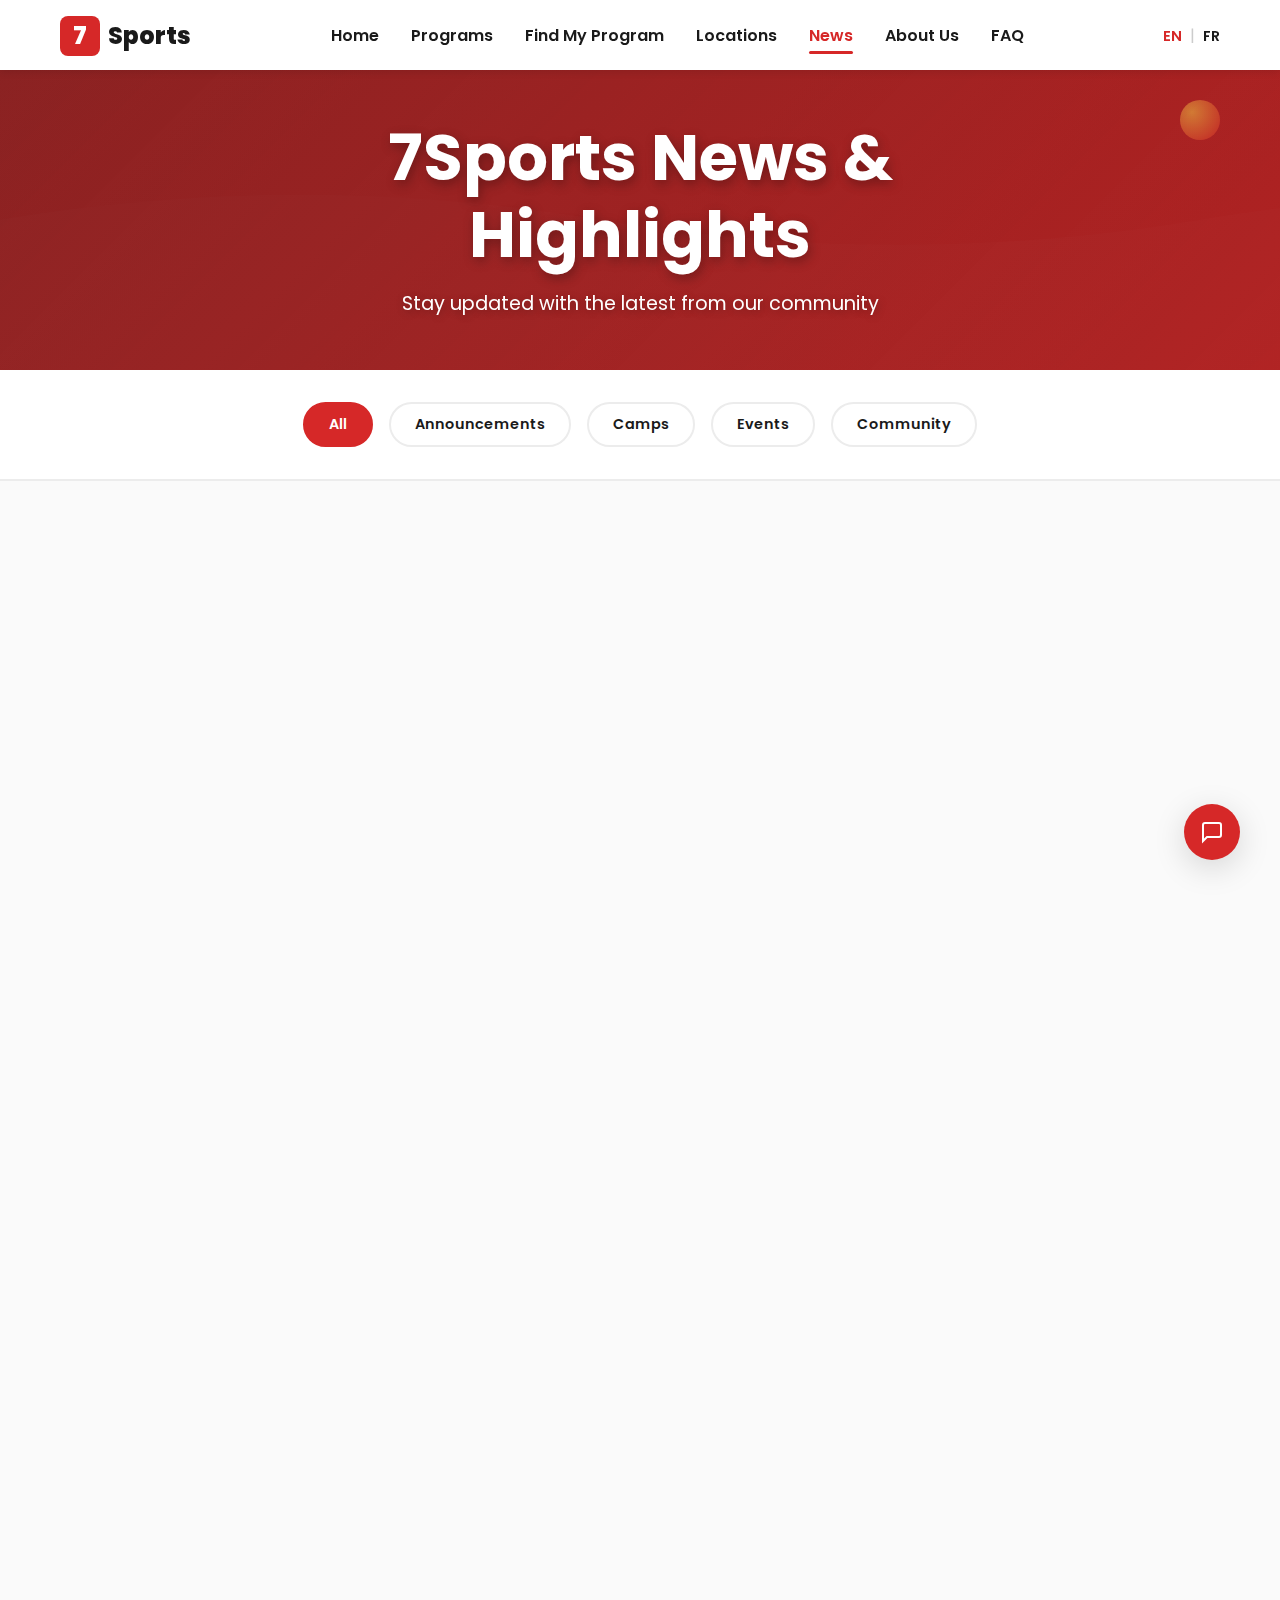
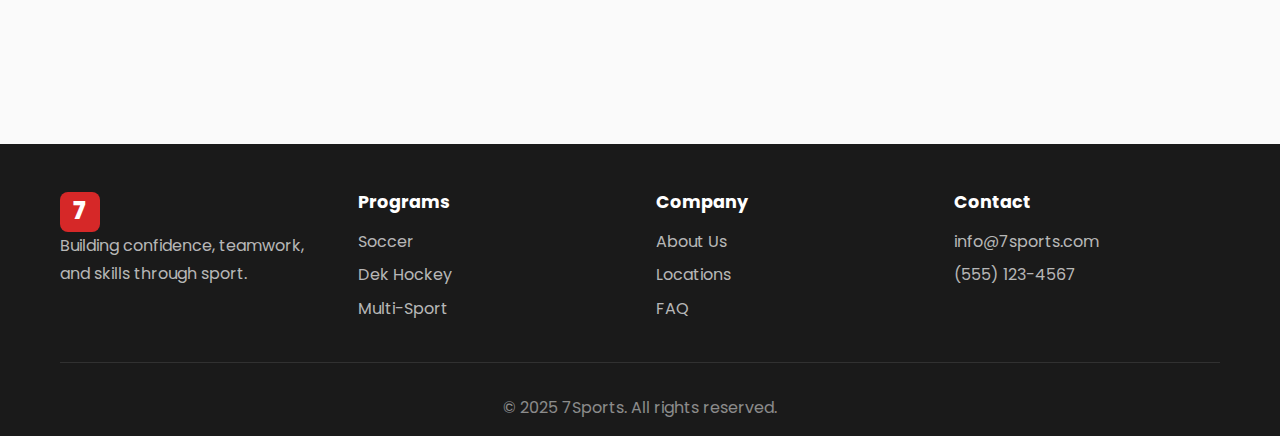
<file: news.html>
<!DOCTYPE html>
<html lang="en">
    <head>
        <meta charset="UTF-8" />
        <meta name="viewport" content="width=device-width, initial-scale=1.0" />
        <title>News & Highlights - 7Sports</title>
        <link
            href="https://fonts.googleapis.com/css2?family=Poppins:wght@400;600;700;800&display=swap"
            rel="stylesheet"
        />
        <link rel="stylesheet" href="styles.css" />
        <link rel="stylesheet" href="news.css" />
    </head>
    <body>
        <!-- Header Navigation -->
        <header class="header">
            <div class="container">
                <div class="header-content">
                    <a href="index.html" class="logo">
                        <span class="logo-number">7</span>
                        <span class="logo-text">Sports</span>
                    </a>
                    <nav class="desktop-nav">
                        <a href="index.html" class="nav-link">Home</a>
                        <a href="programs.html" class="nav-link">Programs</a>
                        <a href="find-program.html" class="nav-link"
                            >Find My Program</a
                        >
                        <a href="locations.html" class="nav-link">Locations</a>
                        <a href="news.html" class="nav-link active">News</a>
                        <a href="about.html" class="nav-link">About Us</a>
                        <a href="faq.html" class="nav-link">FAQ</a>
                    </nav>
                    <div class="language-toggle">
                        <button class="lang-btn active">EN</button>
                        <span class="lang-divider">|</span>
                        <button class="lang-btn">FR</button>
                    </div>
                </div>
            </div>
        </header>

        <!-- Page Hero -->
        <section class="news-hero">
            <div class="news-hero-overlay"></div>
            <div class="news-hero-content">
                <h1>7Sports News & Highlights</h1>
                <p>Stay updated with the latest from our community</p>
            </div>
        </section>

        <!-- Filter Bar -->
        <section class="news-filters">
            <div class="container">
                <div class="filter-tabs">
                    <button class="filter-tab active" data-filter="all">
                        All
                    </button>
                    <button class="filter-tab" data-filter="announcements">
                        Announcements
                    </button>
                    <button class="filter-tab" data-filter="camps">
                        Camps
                    </button>
                    <button class="filter-tab" data-filter="events">
                        Events
                    </button>
                    <button class="filter-tab" data-filter="community">
                        Community
                    </button>
                </div>
            </div>
        </section>

        <!-- News Grid -->
        <section class="news-grid-section">
            <div class="container">
                <div class="news-grid" id="newsGrid">
                    <!-- Article 1 -->
                    <article class="news-grid-item" data-category="events">
                        <a href="#article-1" class="news-grid-link">
                            <div class="news-grid-image">
                                <div
                                    class="news-grid-placeholder"
                                    style="
                                        background: linear-gradient(
                                            135deg,
                                            #d62828 0%,
                                            #f77f00 100%
                                        );
                                    "
                                ></div>
                                <span class="news-grid-category">Event</span>
                            </div>
                            <div class="news-grid-content">
                                <span class="news-grid-date">Oct 21, 2025</span>
                                <h3>Spring Soccer Tournament Recap</h3>
                                <p class="news-grid-summary">
                                    Amazing turnout at our annual tournament
                                    with over 200 kids participating and
                                    celebrating teamwork! The event featured
                                    exciting matches, skill demonstrations, and
                                    lots of fun activities for families.
                                </p>
                                <span class="news-grid-readmore"
                                    >Read More →</span
                                >
                            </div>
                        </a>
                    </article>

                    <!-- Article 2 -->
                    <article class="news-grid-item" data-category="camps">
                        <a href="#article-2" class="news-grid-link">
                            <div class="news-grid-image">
                                <div
                                    class="news-grid-placeholder"
                                    style="
                                        background: linear-gradient(
                                            135deg,
                                            #2b59c3 0%,
                                            #0077b6 100%
                                        );
                                    "
                                ></div>
                                <span class="news-grid-category">Camp</span>
                            </div>
                            <div class="news-grid-content">
                                <span class="news-grid-date">Oct 18, 2025</span>
                                <h3>Summer Camp Registration Opens</h3>
                                <p class="news-grid-summary">
                                    Early bird registration is now open for our
                                    exciting summer programs across all
                                    locations. Secure your spot and save 15%
                                    when you register before December 1st!
                                </p>
                                <span class="news-grid-readmore"
                                    >Read More →</span
                                >
                            </div>
                        </a>
                    </article>

                    <!-- Article 3 -->
                    <article class="news-grid-item" data-category="community">
                        <a href="#article-3" class="news-grid-link">
                            <div class="news-grid-image">
                                <div
                                    class="news-grid-placeholder"
                                    style="
                                        background: linear-gradient(
                                            135deg,
                                            #f6c443 0%,
                                            #ee9b00 100%
                                        );
                                    "
                                ></div>
                                <span class="news-grid-category"
                                    >Community</span
                                >
                            </div>
                            <div class="news-grid-content">
                                <span class="news-grid-date">Oct 15, 2025</span>
                                <h3>New Location Opening in Laval</h3>
                                <p class="news-grid-summary">
                                    We're thrilled to announce our newest
                                    facility opening this fall with
                                    state-of-the-art equipment. Join us for our
                                    grand opening celebration on November 5th!
                                </p>
                                <span class="news-grid-readmore"
                                    >Read More →</span
                                >
                            </div>
                        </a>
                    </article>

                    <!-- Article 4 -->
                    <article
                        class="news-grid-item"
                        data-category="announcements"
                    >
                        <a href="#article-4" class="news-grid-link">
                            <div class="news-grid-image">
                                <div
                                    class="news-grid-placeholder"
                                    style="
                                        background: linear-gradient(
                                            135deg,
                                            #2a9d8f 0%,
                                            #e9c46a 100%
                                        );
                                    "
                                ></div>
                                <span class="news-grid-category"
                                    >Announcement</span
                                >
                            </div>
                            <div class="news-grid-content">
                                <span class="news-grid-date">Oct 12, 2025</span>
                                <h3>Coach of the Month: Emma Laurent</h3>
                                <p class="news-grid-summary">
                                    Celebrating our incredible lead soccer coach
                                    for her dedication and positive impact on
                                    young athletes. Emma has been inspiring kids
                                    for over 5 years at 7Sports.
                                </p>
                                <span class="news-grid-readmore"
                                    >Read More →</span
                                >
                            </div>
                        </a>
                    </article>

                    <!-- Article 5 -->
                    <article class="news-grid-item" data-category="events">
                        <a href="#article-5" class="news-grid-link">
                            <div class="news-grid-image">
                                <div
                                    class="news-grid-placeholder"
                                    style="
                                        background: linear-gradient(
                                            135deg,
                                            #7c3aed 0%,
                                            #a78bfa 100%
                                        );
                                    "
                                ></div>
                                <span class="news-grid-category">Event</span>
                            </div>
                            <div class="news-grid-content">
                                <span class="news-grid-date">Oct 8, 2025</span>
                                <h3>Holiday Multi-Sport Day</h3>
                                <p class="news-grid-summary">
                                    Join us for a special holiday celebration
                                    featuring all our sports programs. Fun
                                    games, prizes, and family activities await
                                    on December 18th!
                                </p>
                                <span class="news-grid-readmore"
                                    >Read More →</span
                                >
                            </div>
                        </a>
                    </article>

                    <!-- Article 6 -->
                    <article class="news-grid-item" data-category="community">
                        <a href="#article-6" class="news-grid-link">
                            <div class="news-grid-image">
                                <div
                                    class="news-grid-placeholder"
                                    style="
                                        background: linear-gradient(
                                            135deg,
                                            #dc2626 0%,
                                            #f97316 100%
                                        );
                                    "
                                ></div>
                                <span class="news-grid-category"
                                    >Community</span
                                >
                            </div>
                            <div class="news-grid-content">
                                <span class="news-grid-date">Oct 5, 2025</span>
                                <h3>Parent Feedback Success Stories</h3>
                                <p class="news-grid-summary">
                                    Hear from parents about how 7Sports has
                                    helped their children gain confidence, make
                                    friends, and discover a love for sports.
                                    Read their inspiring stories.
                                </p>
                                <span class="news-grid-readmore"
                                    >Read More →</span
                                >
                            </div>
                        </a>
                    </article>
                </div>
            </div>
        </section>

        <!-- Article Detail Modal (hidden by default, shown when article link is clicked) -->
        <div class="article-modal" id="articleModal">
            <div class="article-modal-content">
                <button class="article-modal-close" aria-label="Close">
                    ×
                </button>
                <div class="article-modal-body" id="articleModalBody">
                    <!-- Content will be dynamically loaded here -->
                </div>
            </div>
        </div>

        <!-- Footer -->
        <footer class="footer">
            <div class="container">
                <div class="footer-grid">
                    <div class="footer-col">
                        <div class="logo">
                            <span class="logo-number">7</span>
                            <span class="logo-text">Sports</span>
                        </div>
                        <p>
                            Building confidence, teamwork, and skills through
                            sport.
                        </p>
                    </div>
                    <div class="footer-col">
                        <h4>Programs</h4>
                        <a href="programs.html#soccer">Soccer</a>
                        <a href="programs.html#hockey">Dek Hockey</a>
                        <a href="programs.html#multisport">Multi-Sport</a>
                    </div>
                    <div class="footer-col">
                        <h4>Company</h4>
                        <a href="about.html">About Us</a>
                        <a href="locations.html">Locations</a>
                        <a href="faq.html">FAQ</a>
                    </div>
                    <div class="footer-col">
                        <h4>Contact</h4>
                        <a href="mailto:info@7sports.com">info@7sports.com</a>
                        <a href="tel:+15551234567">(555) 123-4567</a>
                    </div>
                </div>
                <div class="footer-bottom">
                    <p>&copy; 2025 7Sports. All rights reserved.</p>
                </div>
            </div>
        </footer>

        <!-- Mobile Bottom Navigation -->
        <nav class="mobile-nav">
            <a href="index.html" class="mobile-nav-item">
                <svg
                    viewBox="0 0 24 24"
                    fill="none"
                    stroke="currentColor"
                    stroke-width="2"
                >
                    <path
                        d="M3 9l9-7 9 7v11a2 2 0 0 1-2 2H5a2 2 0 0 1-2-2z"
                    ></path>
                </svg>
                <span>Home</span>
            </a>
            <a href="find-program.html" class="mobile-nav-item">
                <svg
                    viewBox="0 0 24 24"
                    fill="none"
                    stroke="currentColor"
                    stroke-width="2"
                >
                    <path
                        d="M21 10c0 7-9 13-9 13s-9-6-9-13a9 9 0 0 1 18 0z"
                    ></path>
                    <circle cx="12" cy="10" r="3"></circle>
                </svg>
                <span>Find Program</span>
            </a>
            <a href="news.html" class="mobile-nav-item active">
                <svg
                    viewBox="0 0 24 24"
                    fill="none"
                    stroke="currentColor"
                    stroke-width="2"
                >
                    <path d="M4 19.5A2.5 2.5 0 0 1 6.5 17H20"></path>
                    <path
                        d="M6.5 2H20v20H6.5A2.5 2.5 0 0 1 4 19.5v-15A2.5 2.5 0 0 1 6.5 2z"
                    ></path>
                </svg>
                <span>News</span>
            </a>
        </nav>

        <!-- Floating Action Button -->
        <div class="fab">
            <button class="fab-button" aria-label="Contact us">
                <svg
                    viewBox="0 0 24 24"
                    fill="none"
                    stroke="currentColor"
                    stroke-width="2"
                >
                    <path
                        d="M21 15a2 2 0 0 1-2 2H7l-4 4V5a2 2 0 0 1 2-2h14a2 2 0 0 1 2 2z"
                    ></path>
                </svg>
            </button>
            <div class="fab-menu">
                <a href="tel:+15551234567" class="fab-menu-item">
                    <svg
                        viewBox="0 0 24 24"
                        fill="none"
                        stroke="currentColor"
                        stroke-width="2"
                    >
                        <path
                            d="M22 16.92v3a2 2 0 0 1-2.18 2 19.79 19.79 0 0 1-8.63-3.07 19.5 19.5 0 0 1-6-6 19.79 19.79 0 0 1-3.07-8.67A2 2 0 0 1 4.11 2h3a2 2 0 0 1 2 1.72 12.84 12.84 0 0 0 .7 2.81 2 2 0 0 1-.45 2.11L8.09 9.91a16 16 0 0 0 6 6l1.27-1.27a2 2 0 0 1 2.11-.45 12.84 12.84 0 0 0 2.81.7A2 2 0 0 1 22 16.92z"
                        ></path>
                    </svg>
                    Call
                </a>
                <a href="mailto:info@7sports.com" class="fab-menu-item">
                    <svg
                        viewBox="0 0 24 24"
                        fill="none"
                        stroke="currentColor"
                        stroke-width="2"
                    >
                        <path
                            d="M4 4h16c1.1 0 2 .9 2 2v12c0 1.1-.9 2-2 2H4c-1.1 0-2-.9-2-2V6c0-1.1.9-2 2-2z"
                        ></path>
                        <polyline points="22,6 12,13 2,6"></polyline>
                    </svg>
                    Email
                </a>
            </div>
        </div>

        <!-- Motion Ball -->
        <div class="motion-ball"></div>

        <script src="script.js"></script>
        <script src="news.js"></script>
    </body>
</html>
</file>
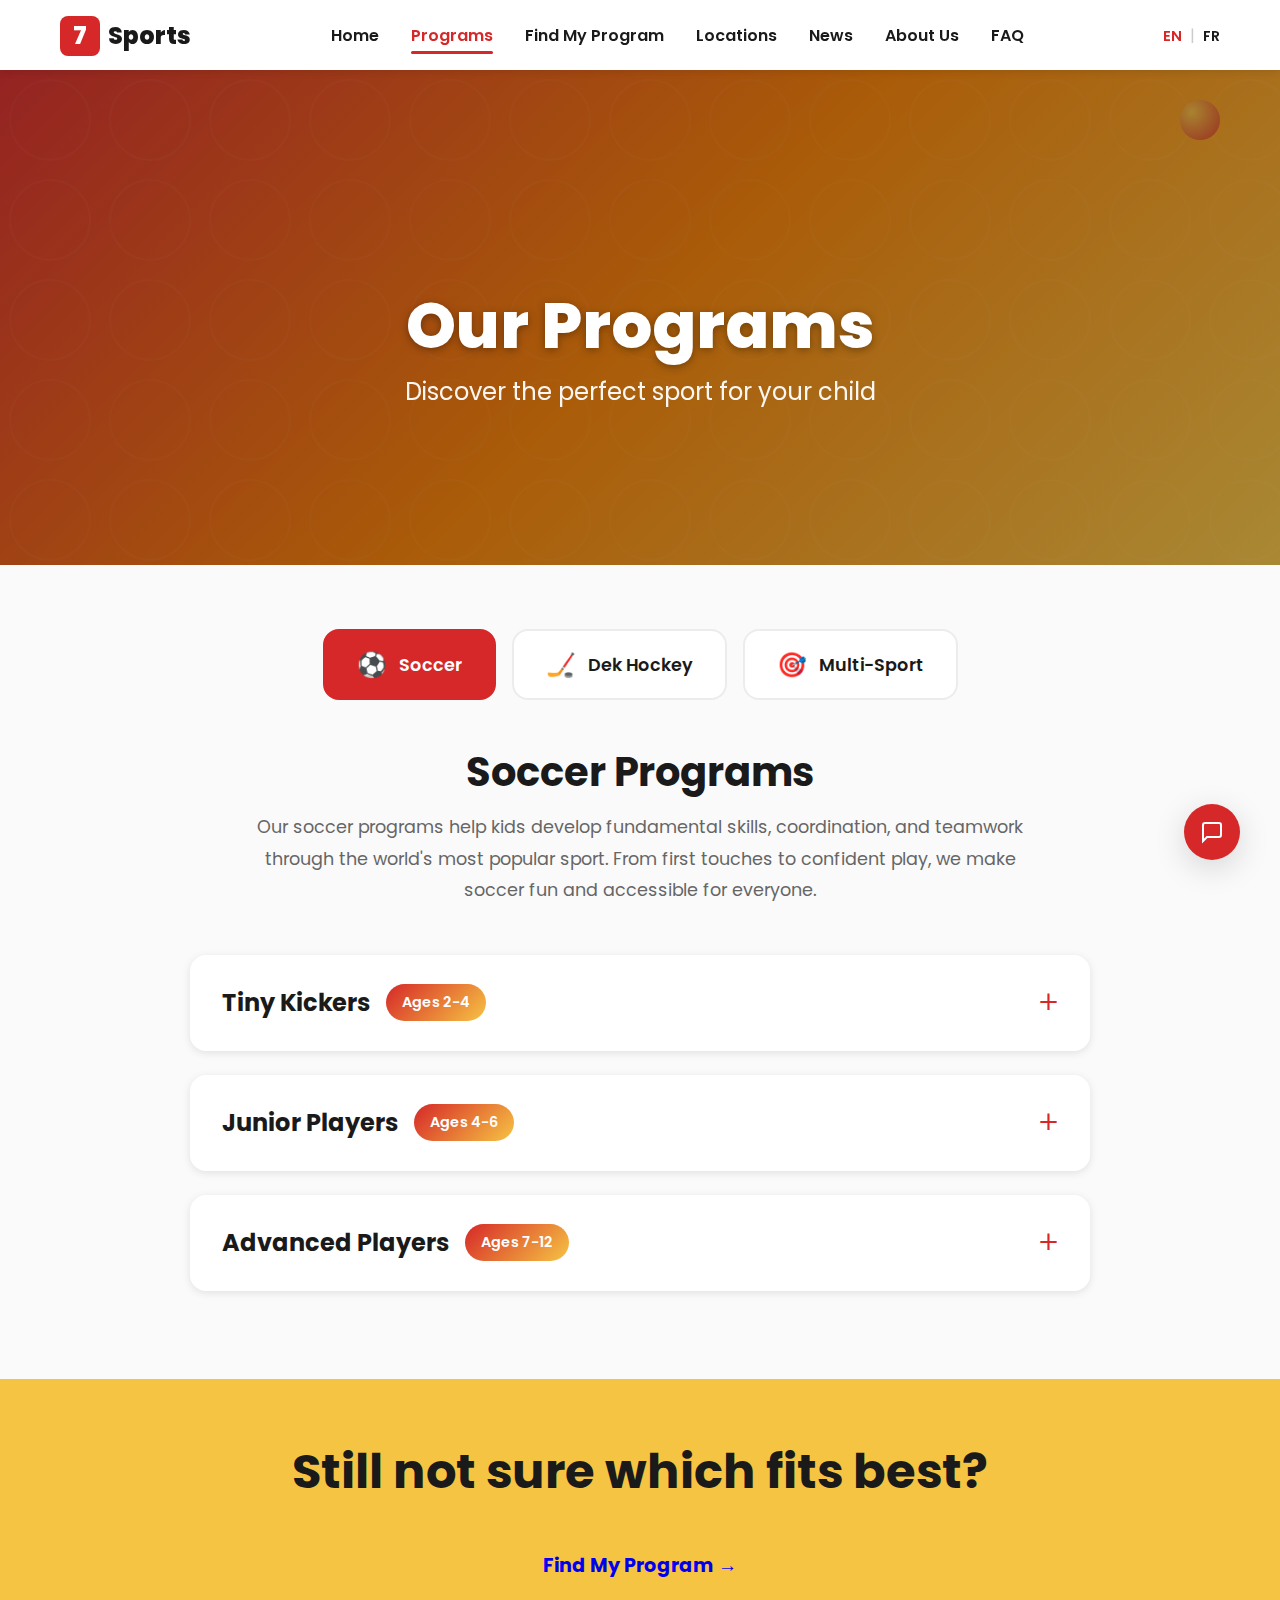
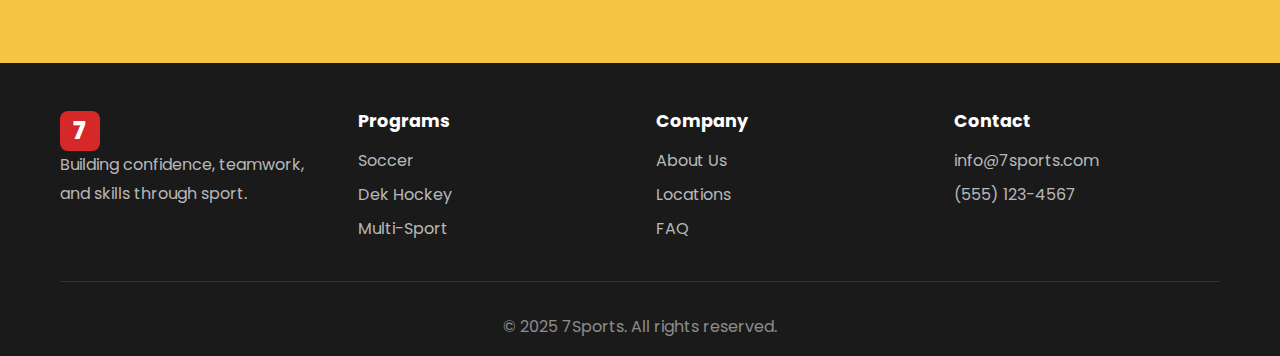
<file: programs.html>
<!DOCTYPE html>
<html lang="en">
    <head>
        <meta charset="UTF-8" />
        <meta name="viewport" content="width=device-width, initial-scale=1.0" />
        <title>Our Programs - 7Sports</title>
        <link
            href="https://fonts.googleapis.com/css2?family=Poppins:wght@400;600;700;800&display=swap"
            rel="stylesheet"
        />
        <link rel="stylesheet" href="styles.css" />
        <link rel="stylesheet" href="programs.css" />
    </head>
    <body>
        <!-- Header Navigation -->
        <header class="header">
            <div class="container">
                <div class="header-content">
                    <a href="index.html" class="logo">
                        <span class="logo-number">7</span>
                        <span class="logo-text">Sports</span>
                    </a>
                    <nav class="desktop-nav">
                        <a href="index.html" class="nav-link">Home</a>
                        <a href="programs.html" class="nav-link active"
                            >Programs</a
                        >
                        <a href="find-program.html" class="nav-link"
                            >Find My Program</a
                        >
                        <a href="locations.html" class="nav-link">Locations</a>
                        <a href="news.html" class="nav-link">News</a>
                        <a href="about.html" class="nav-link">About Us</a>
                        <a href="faq.html" class="nav-link">FAQ</a>
                    </nav>
                    <div class="language-toggle">
                        <button class="lang-btn active">EN</button>
                        <span class="lang-divider">|</span>
                        <button class="lang-btn">FR</button>
                    </div>
                </div>
            </div>
        </header>

        <!-- Page Hero -->
        <section class="page-hero">
            <div class="page-hero-overlay"></div>
            <div class="page-hero-content">
                <h1>Our Programs</h1>
                <p>Discover the perfect sport for your child</p>
            </div>
        </section>

        <!-- Sport Tabs -->
        <section class="programs-section">
            <div class="container">
                <div class="tab-buttons">
                    <button class="tab-btn active" data-tab="soccer">
                        <span class="tab-icon">⚽</span>
                        <span>Soccer</span>
                    </button>
                    <button class="tab-btn" data-tab="hockey">
                        <span class="tab-icon">🏒</span>
                        <span>Dek Hockey</span>
                    </button>
                    <button class="tab-btn" data-tab="multisport">
                        <span class="tab-icon">🎯</span>
                        <span>Multi-Sport</span>
                    </button>
                </div>

                <!-- Soccer Tab Panel -->
                <div id="soccer" class="tab-panel active">
                    <div class="program-intro">
                        <h2>Soccer Programs</h2>
                        <p>
                            Our soccer programs help kids develop fundamental
                            skills, coordination, and teamwork through the
                            world's most popular sport. From first touches to
                            confident play, we make soccer fun and accessible
                            for everyone.
                        </p>
                    </div>

                    <div class="accordion-group">
                        <!-- Ages 2-4 -->
                        <div class="accordion-item">
                            <button class="accordion-header">
                                <div class="accordion-title">
                                    <h3>Tiny Kickers</h3>
                                    <span class="age-badge">Ages 2-4</span>
                                </div>
                                <span class="accordion-icon">+</span>
                            </button>
                            <div class="accordion-content">
                                <div class="accordion-inner">
                                    <div class="program-details">
                                        <div class="detail-item">
                                            <strong>Location:</strong> Indoor
                                            facilities
                                        </div>
                                        <div class="detail-item">
                                            <strong>Duration:</strong> 45
                                            minutes per session
                                        </div>
                                        <div class="detail-item">
                                            <strong>Focus:</strong> Introduction
                                            to ball control, basic coordination,
                                            and group play
                                        </div>
                                    </div>
                                    <div class="program-gallery">
                                        <div
                                            class="gallery-placeholder"
                                            style="
                                                background: linear-gradient(
                                                    135deg,
                                                    #d62828 0%,
                                                    #f77f00 50%,
                                                    #f6c443 100%
                                                );
                                            "
                                        ></div>
                                        <div
                                            class="gallery-placeholder"
                                            style="
                                                background: linear-gradient(
                                                    135deg,
                                                    #f6c443 0%,
                                                    #d62828 50%,
                                                    #f77f00 100%
                                                );
                                            "
                                        ></div>
                                    </div>
                                    <p class="program-description">
                                        Our youngest players learn through
                                        play-based activities that introduce
                                        them to soccer in a fun, pressure-free
                                        environment. Parent participation is
                                        encouraged!
                                    </p>
                                    <a
                                        href="find-program.html?sport=soccer&age=2-4"
                                        class="btn btn-primary"
                                        >Find Nearby Programs</a
                                    >
                                </div>
                            </div>
                        </div>

                        <!-- Ages 4-6 -->
                        <div class="accordion-item">
                            <button class="accordion-header">
                                <div class="accordion-title">
                                    <h3>Junior Players</h3>
                                    <span class="age-badge">Ages 4-6</span>
                                </div>
                                <span class="accordion-icon">+</span>
                            </button>
                            <div class="accordion-content">
                                <div class="accordion-inner">
                                    <div class="program-details">
                                        <div class="detail-item">
                                            <strong>Location:</strong> Indoor &
                                            Outdoor fields
                                        </div>
                                        <div class="detail-item">
                                            <strong>Duration:</strong> 60
                                            minutes per session
                                        </div>
                                        <div class="detail-item">
                                            <strong>Focus:</strong> Basic
                                            skills, dribbling, passing, and
                                            simple games
                                        </div>
                                    </div>
                                    <div class="program-gallery">
                                        <div
                                            class="gallery-placeholder"
                                            style="
                                                background: linear-gradient(
                                                    135deg,
                                                    #0077b6 0%,
                                                    #00b4d8 100%
                                                );
                                            "
                                        ></div>
                                        <div
                                            class="gallery-placeholder"
                                            style="
                                                background: linear-gradient(
                                                    135deg,
                                                    #90e0ef 0%,
                                                    #0077b6 100%
                                                );
                                            "
                                        ></div>
                                    </div>
                                    <p class="program-description">
                                        Players develop fundamental soccer
                                        skills through structured drills and fun
                                        mini-games. Focus on building confidence
                                        and love for the sport.
                                    </p>
                                    <a
                                        href="find-program.html?sport=soccer&age=4-6"
                                        class="btn btn-primary"
                                        >Find Nearby Programs</a
                                    >
                                </div>
                            </div>
                        </div>

                        <!-- Ages 7-12 -->
                        <div class="accordion-item">
                            <button class="accordion-header">
                                <div class="accordion-title">
                                    <h3>Advanced Players</h3>
                                    <span class="age-badge">Ages 7-12</span>
                                </div>
                                <span class="accordion-icon">+</span>
                            </button>
                            <div class="accordion-content">
                                <div class="accordion-inner">
                                    <div class="program-details">
                                        <div class="detail-item">
                                            <strong>Location:</strong> Outdoor
                                            fields
                                        </div>
                                        <div class="detail-item">
                                            <strong>Duration:</strong> 75
                                            minutes per session
                                        </div>
                                        <div class="detail-item">
                                            <strong>Focus:</strong> Advanced
                                            techniques, tactical awareness, and
                                            team strategies
                                        </div>
                                    </div>
                                    <div class="program-gallery">
                                        <div
                                            class="gallery-placeholder"
                                            style="
                                                background: linear-gradient(
                                                    135deg,
                                                    #2a9d8f 0%,
                                                    #e9c46a 100%
                                                );
                                            "
                                        ></div>
                                        <div
                                            class="gallery-placeholder"
                                            style="
                                                background: linear-gradient(
                                                    135deg,
                                                    #f4a261 0%,
                                                    #e76f51 100%
                                                );
                                            "
                                        ></div>
                                    </div>
                                    <p class="program-description">
                                        Older players refine their skills with
                                        position-specific training, tactical
                                        concepts, and friendly match play.
                                        Emphasis on sportsmanship and teamwork.
                                    </p>
                                    <a
                                        href="find-program.html?sport=soccer&age=7-12"
                                        class="btn btn-primary"
                                        >Find Nearby Programs</a
                                    >
                                </div>
                            </div>
                        </div>
                    </div>
                </div>

                <!-- Dek Hockey Tab Panel -->
                <div id="hockey" class="tab-panel">
                    <div class="program-intro">
                        <h2>Dek Hockey Programs</h2>
                        <p>
                            Fast-paced, exciting, and accessible—our dek hockey
                            programs teach stick handling, skating alternatives,
                            and teamwork on deck surfaces. No ice required!
                        </p>
                    </div>

                    <div class="accordion-group">
                        <!-- Ages 4-6 -->
                        <div class="accordion-item">
                            <button class="accordion-header">
                                <div class="accordion-title">
                                    <h3>Mini Sticks</h3>
                                    <span class="age-badge">Ages 4-6</span>
                                </div>
                                <span class="accordion-icon">+</span>
                            </button>
                            <div class="accordion-content">
                                <div class="accordion-inner">
                                    <div class="program-details">
                                        <div class="detail-item">
                                            <strong>Location:</strong> Indoor
                                            dek facilities
                                        </div>
                                        <div class="detail-item">
                                            <strong>Duration:</strong> 60
                                            minutes per session
                                        </div>
                                        <div class="detail-item">
                                            <strong>Focus:</strong> Basic stick
                                            handling, movement, and safety
                                        </div>
                                    </div>
                                    <div class="program-gallery">
                                        <div
                                            class="gallery-placeholder"
                                            style="
                                                background: linear-gradient(
                                                    135deg,
                                                    #2b59c3 0%,
                                                    #5e8eff 100%
                                                );
                                            "
                                        ></div>
                                        <div
                                            class="gallery-placeholder"
                                            style="
                                                background: linear-gradient(
                                                    135deg,
                                                    #7c3aed 0%,
                                                    #a78bfa 100%
                                                );
                                            "
                                        ></div>
                                    </div>
                                    <p class="program-description">
                                        Introduction to hockey fundamentals in a
                                        fun, supportive environment. Kids learn
                                        coordination, balance, and basic stick
                                        skills.
                                    </p>
                                    <a
                                        href="find-program.html?sport=hockey&age=4-6"
                                        class="btn btn-primary"
                                        >Find Nearby Programs</a
                                    >
                                </div>
                            </div>
                        </div>

                        <!-- Ages 7-12 -->
                        <div class="accordion-item">
                            <button class="accordion-header">
                                <div class="accordion-title">
                                    <h3>Power Players</h3>
                                    <span class="age-badge">Ages 7-12</span>
                                </div>
                                <span class="accordion-icon">+</span>
                            </button>
                            <div class="accordion-content">
                                <div class="accordion-inner">
                                    <div class="program-details">
                                        <div class="detail-item">
                                            <strong>Location:</strong> Indoor &
                                            Outdoor dek facilities
                                        </div>
                                        <div class="detail-item">
                                            <strong>Duration:</strong> 75
                                            minutes per session
                                        </div>
                                        <div class="detail-item">
                                            <strong>Focus:</strong> Advanced
                                            skills, strategies, and competitive
                                            play
                                        </div>
                                    </div>
                                    <div class="program-gallery">
                                        <div
                                            class="gallery-placeholder"
                                            style="
                                                background: linear-gradient(
                                                    135deg,
                                                    #dc2626 0%,
                                                    #f97316 100%
                                                );
                                            "
                                        ></div>
                                        <div
                                            class="gallery-placeholder"
                                            style="
                                                background: linear-gradient(
                                                    135deg,
                                                    #0891b2 0%,
                                                    #06b6d4 100%
                                                );
                                            "
                                        ></div>
                                    </div>
                                    <p class="program-description">
                                        Advanced training with game scenarios,
                                        positional play, and tactical
                                        development. Perfect for building
                                        competitive skills in a fun atmosphere.
                                    </p>
                                    <a
                                        href="find-program.html?sport=hockey&age=7-12"
                                        class="btn btn-primary"
                                        >Find Nearby Programs</a
                                    >
                                </div>
                            </div>
                        </div>
                    </div>
                </div>

                <!-- Multi-Sport Tab Panel -->
                <div id="multisport" class="tab-panel">
                    <div class="program-intro">
                        <h2>Multi-Sport Programs</h2>
                        <p>
                            Can't decide on just one sport? Our multi-sport
                            programs let kids explore soccer, hockey,
                            basketball, and more—helping them discover their
                            passion while building diverse athletic skills.
                        </p>
                    </div>

                    <div class="accordion-group">
                        <!-- Ages 2-4 -->
                        <div class="accordion-item">
                            <button class="accordion-header">
                                <div class="accordion-title">
                                    <h3>Sport Explorers</h3>
                                    <span class="age-badge">Ages 2-4</span>
                                </div>
                                <span class="accordion-icon">+</span>
                            </button>
                            <div class="accordion-content">
                                <div class="accordion-inner">
                                    <div class="program-details">
                                        <div class="detail-item">
                                            <strong>Location:</strong> Indoor
                                            facilities
                                        </div>
                                        <div class="detail-item">
                                            <strong>Duration:</strong> 45
                                            minutes per session
                                        </div>
                                        <div class="detail-item">
                                            <strong>Focus:</strong> Introduction
                                            to various sports, motor skills, and
                                            fun activities
                                        </div>
                                    </div>
                                    <div class="program-gallery">
                                        <div
                                            class="gallery-placeholder"
                                            style="
                                                background: linear-gradient(
                                                    135deg,
                                                    #f6c443 0%,
                                                    #ee9b00 100%
                                                );
                                            "
                                        ></div>
                                        <div
                                            class="gallery-placeholder"
                                            style="
                                                background: linear-gradient(
                                                    135deg,
                                                    #94d2bd 0%,
                                                    #0a9396 100%
                                                );
                                            "
                                        ></div>
                                    </div>
                                    <p class="program-description">
                                        Toddlers rotate through different sport
                                        stations, developing fundamental
                                        movement skills and discovering what
                                        they enjoy most.
                                    </p>
                                    <a
                                        href="find-program.html?sport=multisport&age=2-4"
                                        class="btn btn-primary"
                                        >Find Nearby Programs</a
                                    >
                                </div>
                            </div>
                        </div>

                        <!-- Ages 4-6 -->
                        <div class="accordion-item">
                            <button class="accordion-header">
                                <div class="accordion-title">
                                    <h3>All-Star Athletes</h3>
                                    <span class="age-badge">Ages 4-6</span>
                                </div>
                                <span class="accordion-icon">+</span>
                            </button>
                            <div class="accordion-content">
                                <div class="accordion-inner">
                                    <div class="program-details">
                                        <div class="detail-item">
                                            <strong>Location:</strong> Indoor &
                                            Outdoor facilities
                                        </div>
                                        <div class="detail-item">
                                            <strong>Duration:</strong> 60
                                            minutes per session
                                        </div>
                                        <div class="detail-item">
                                            <strong>Focus:</strong> Multiple
                                            sport skills, coordination, and team
                                            activities
                                        </div>
                                    </div>
                                    <div class="program-gallery">
                                        <div
                                            class="gallery-placeholder"
                                            style="
                                                background: linear-gradient(
                                                    135deg,
                                                    #d62828 0%,
                                                    #f77f00 100%
                                                );
                                            "
                                        ></div>
                                        <div
                                            class="gallery-placeholder"
                                            style="
                                                background: linear-gradient(
                                                    135deg,
                                                    #06b6d4 0%,
                                                    #3b82f6 100%
                                                );
                                            "
                                        ></div>
                                    </div>
                                    <p class="program-description">
                                        Kids experience a variety of sports each
                                        session—soccer one week, basketball the
                                        next, building versatile athletic
                                        abilities and finding their favorites.
                                    </p>
                                    <a
                                        href="find-program.html?sport=multisport&age=4-6"
                                        class="btn btn-primary"
                                        >Find Nearby Programs</a
                                    >
                                </div>
                            </div>
                        </div>
                    </div>
                </div>
            </div>
        </section>

        <!-- CTA Footer -->
        <section class="footer-cta">
            <div class="container">
                <h2>Still not sure which fits best?</h2>
                <a href="find-program.html" class="btn btn-primary-large"
                    >Find My Program →</a
                >
            </div>
        </section>

        <!-- Footer -->
        <footer class="footer">
            <div class="container">
                <div class="footer-grid">
                    <div class="footer-col">
                        <div class="logo">
                            <span class="logo-number">7</span>
                            <span class="logo-text">Sports</span>
                        </div>
                        <p>
                            Building confidence, teamwork, and skills through
                            sport.
                        </p>
                    </div>
                    <div class="footer-col">
                        <h4>Programs</h4>
                        <a href="programs.html#soccer">Soccer</a>
                        <a href="programs.html#hockey">Dek Hockey</a>
                        <a href="programs.html#multisport">Multi-Sport</a>
                    </div>
                    <div class="footer-col">
                        <h4>Company</h4>
                        <a href="about.html">About Us</a>
                        <a href="locations.html">Locations</a>
                        <a href="faq.html">FAQ</a>
                    </div>
                    <div class="footer-col">
                        <h4>Contact</h4>
                        <a href="mailto:info@7sports.com">info@7sports.com</a>
                        <a href="tel:+15551234567">(555) 123-4567</a>
                    </div>
                </div>
                <div class="footer-bottom">
                    <p>&copy; 2025 7Sports. All rights reserved.</p>
                </div>
            </div>
        </footer>

        <!-- Mobile Bottom Navigation -->
        <nav class="mobile-nav">
            <a href="index.html" class="mobile-nav-item">
                <svg
                    viewBox="0 0 24 24"
                    fill="none"
                    stroke="currentColor"
                    stroke-width="2"
                >
                    <path
                        d="M3 9l9-7 9 7v11a2 2 0 0 1-2 2H5a2 2 0 0 1-2-2z"
                    ></path>
                </svg>
                <span>Home</span>
            </a>
            <a href="find-program.html" class="mobile-nav-item">
                <svg
                    viewBox="0 0 24 24"
                    fill="none"
                    stroke="currentColor"
                    stroke-width="2"
                >
                    <path
                        d="M21 10c0 7-9 13-9 13s-9-6-9-13a9 9 0 0 1 18 0z"
                    ></path>
                    <circle cx="12" cy="10" r="3"></circle>
                </svg>
                <span>Find Program</span>
            </a>
            <a href="#contact" class="mobile-nav-item">
                <svg
                    viewBox="0 0 24 24"
                    fill="none"
                    stroke="currentColor"
                    stroke-width="2"
                >
                    <path
                        d="M22 16.92v3a2 2 0 0 1-2.18 2 19.79 19.79 0 0 1-8.63-3.07 19.5 19.5 0 0 1-6-6 19.79 19.79 0 0 1-3.07-8.67A2 2 0 0 1 4.11 2h3a2 2 0 0 1 2 1.72 12.84 12.84 0 0 0 .7 2.81 2 2 0 0 1-.45 2.11L8.09 9.91a16 16 0 0 0 6 6l1.27-1.27a2 2 0 0 1 2.11-.45 12.84 12.84 0 0 0 2.81.7A2 2 0 0 1 22 16.92z"
                    ></path>
                </svg>
                <span>Contact</span>
            </a>
        </nav>

        <!-- Floating Action Button -->
        <div class="fab">
            <button class="fab-button" aria-label="Contact us">
                <svg
                    viewBox="0 0 24 24"
                    fill="none"
                    stroke="currentColor"
                    stroke-width="2"
                >
                    <path
                        d="M21 15a2 2 0 0 1-2 2H7l-4 4V5a2 2 0 0 1 2-2h14a2 2 0 0 1 2 2z"
                    ></path>
                </svg>
            </button>
            <div class="fab-menu">
                <a href="tel:+15551234567" class="fab-menu-item">
                    <svg
                        viewBox="0 0 24 24"
                        fill="none"
                        stroke="currentColor"
                        stroke-width="2"
                    >
                        <path
                            d="M22 16.92v3a2 2 0 0 1-2.18 2 19.79 19.79 0 0 1-8.63-3.07 19.5 19.5 0 0 1-6-6 19.79 19.79 0 0 1-3.07-8.67A2 2 0 0 1 4.11 2h3a2 2 0 0 1 2 1.72 12.84 12.84 0 0 0 .7 2.81 2 2 0 0 1-.45 2.11L8.09 9.91a16 16 0 0 0 6 6l1.27-1.27a2 2 0 0 1 2.11-.45 12.84 12.84 0 0 0 2.81.7A2 2 0 0 1 22 16.92z"
                        ></path>
                    </svg>
                    Call
                </a>
                <a href="mailto:info@7sports.com" class="fab-menu-item">
                    <svg
                        viewBox="0 0 24 24"
                        fill="none"
                        stroke="currentColor"
                        stroke-width="2"
                    >
                        <path
                            d="M4 4h16c1.1 0 2 .9 2 2v12c0 1.1-.9 2-2 2H4c-1.1 0-2-.9-2-2V6c0-1.1.9-2 2-2z"
                        ></path>
                        <polyline points="22,6 12,13 2,6"></polyline>
                    </svg>
                    Email
                </a>
            </div>
        </div>

        <!-- Motion Ball -->
        <div class="motion-ball"></div>

        <script src="script.js"></script>
    </body>
</html>
</file>
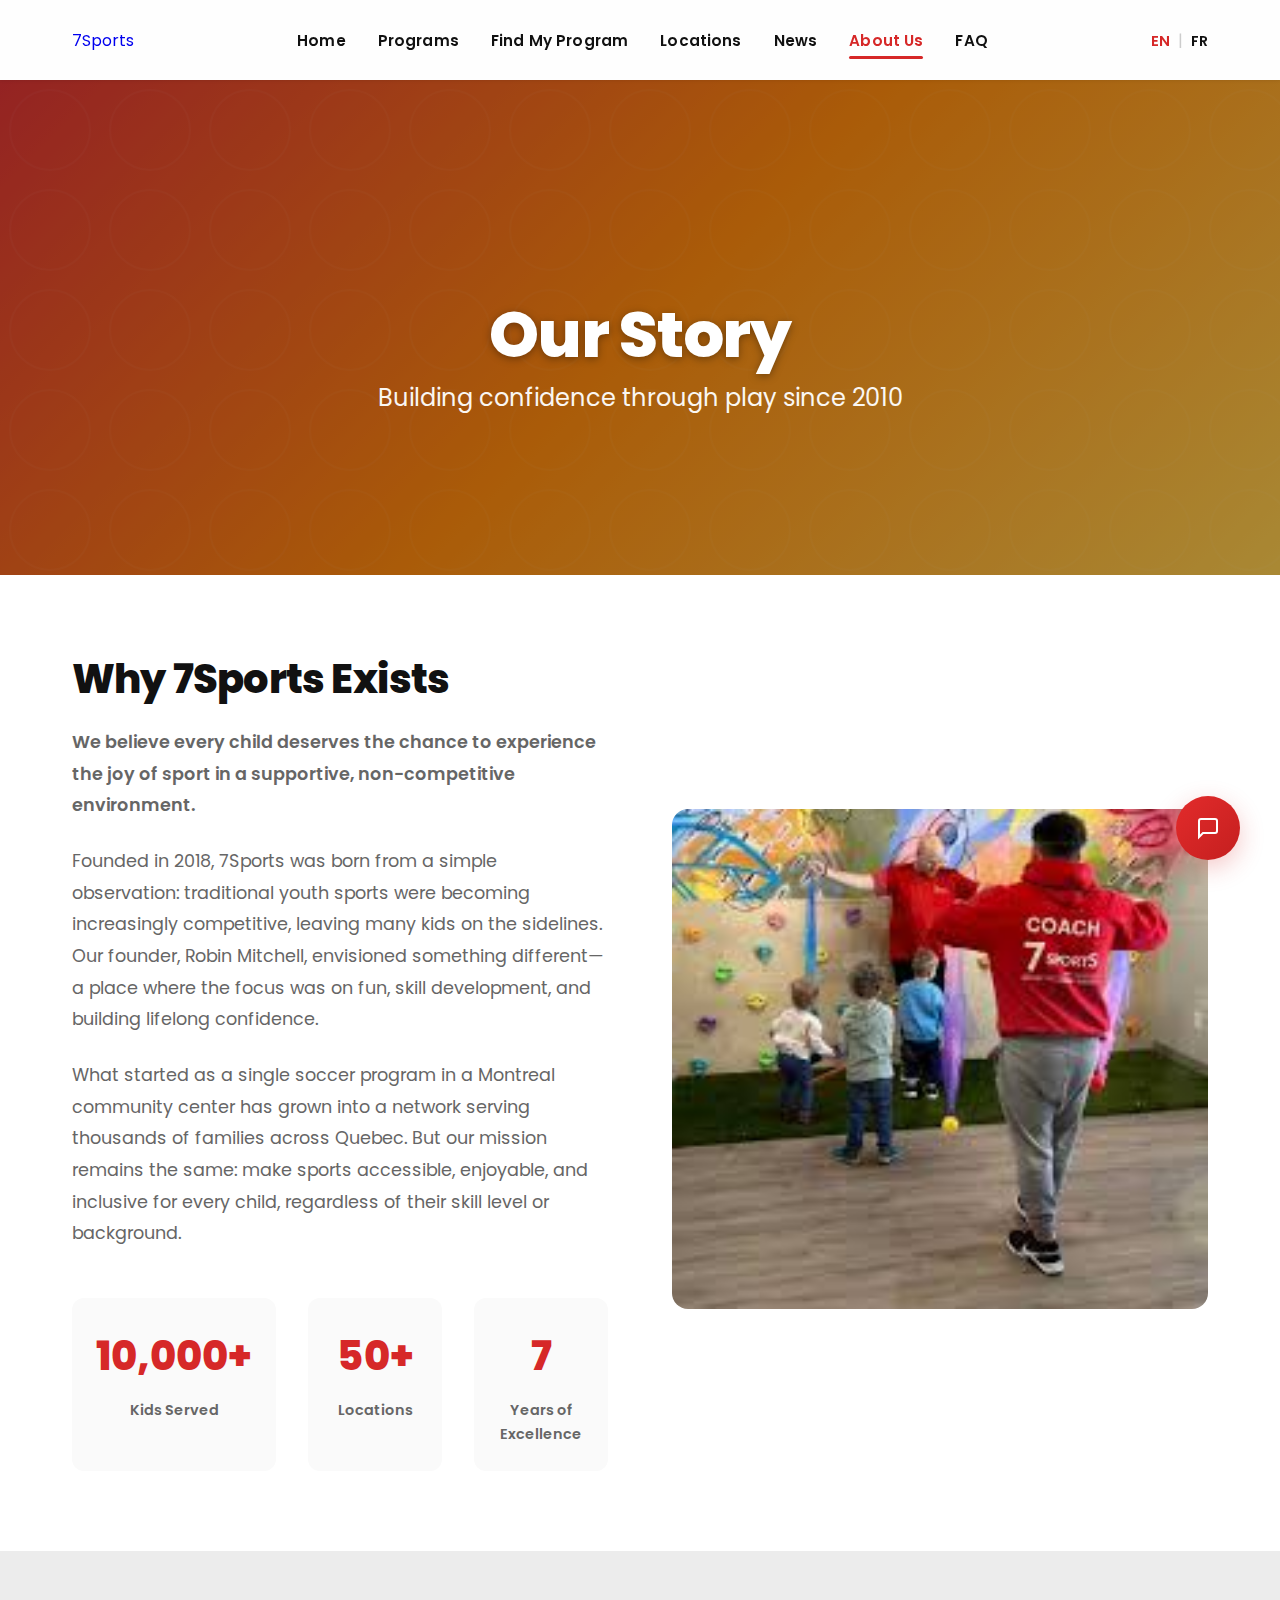
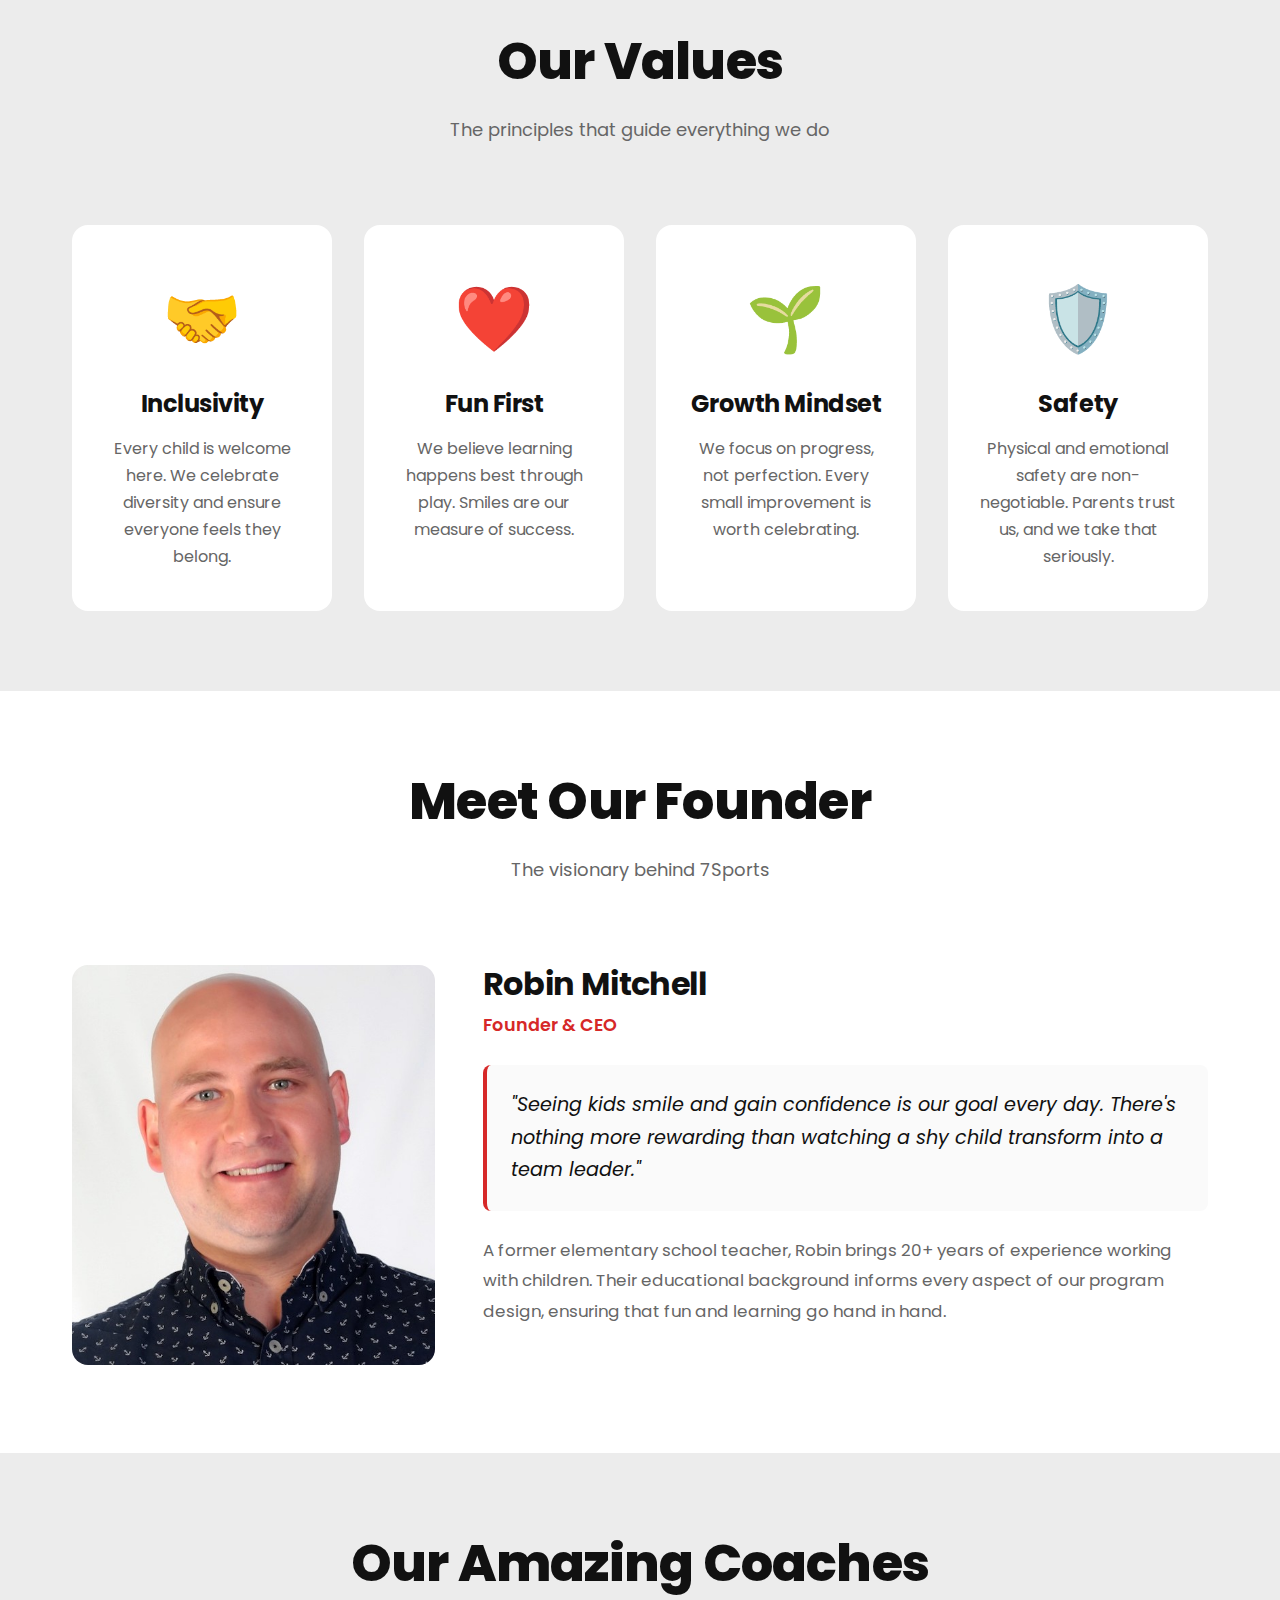
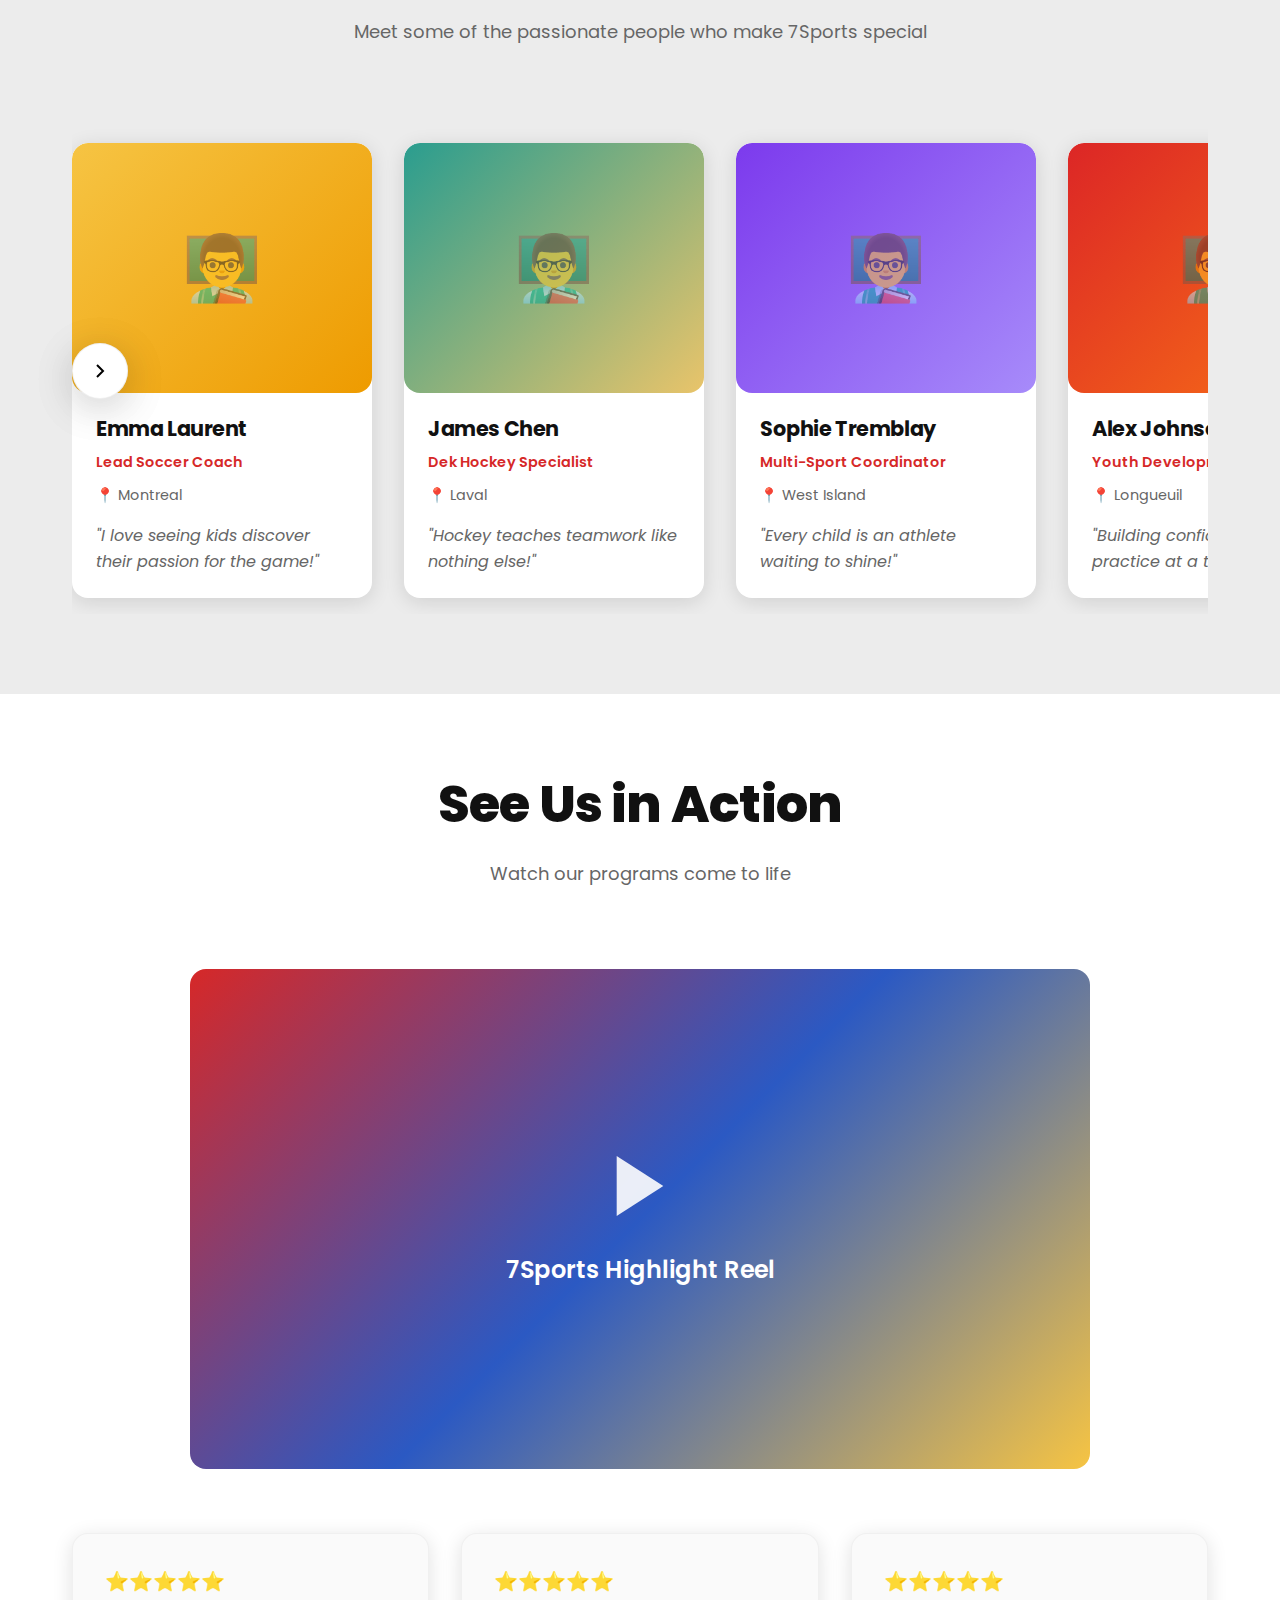
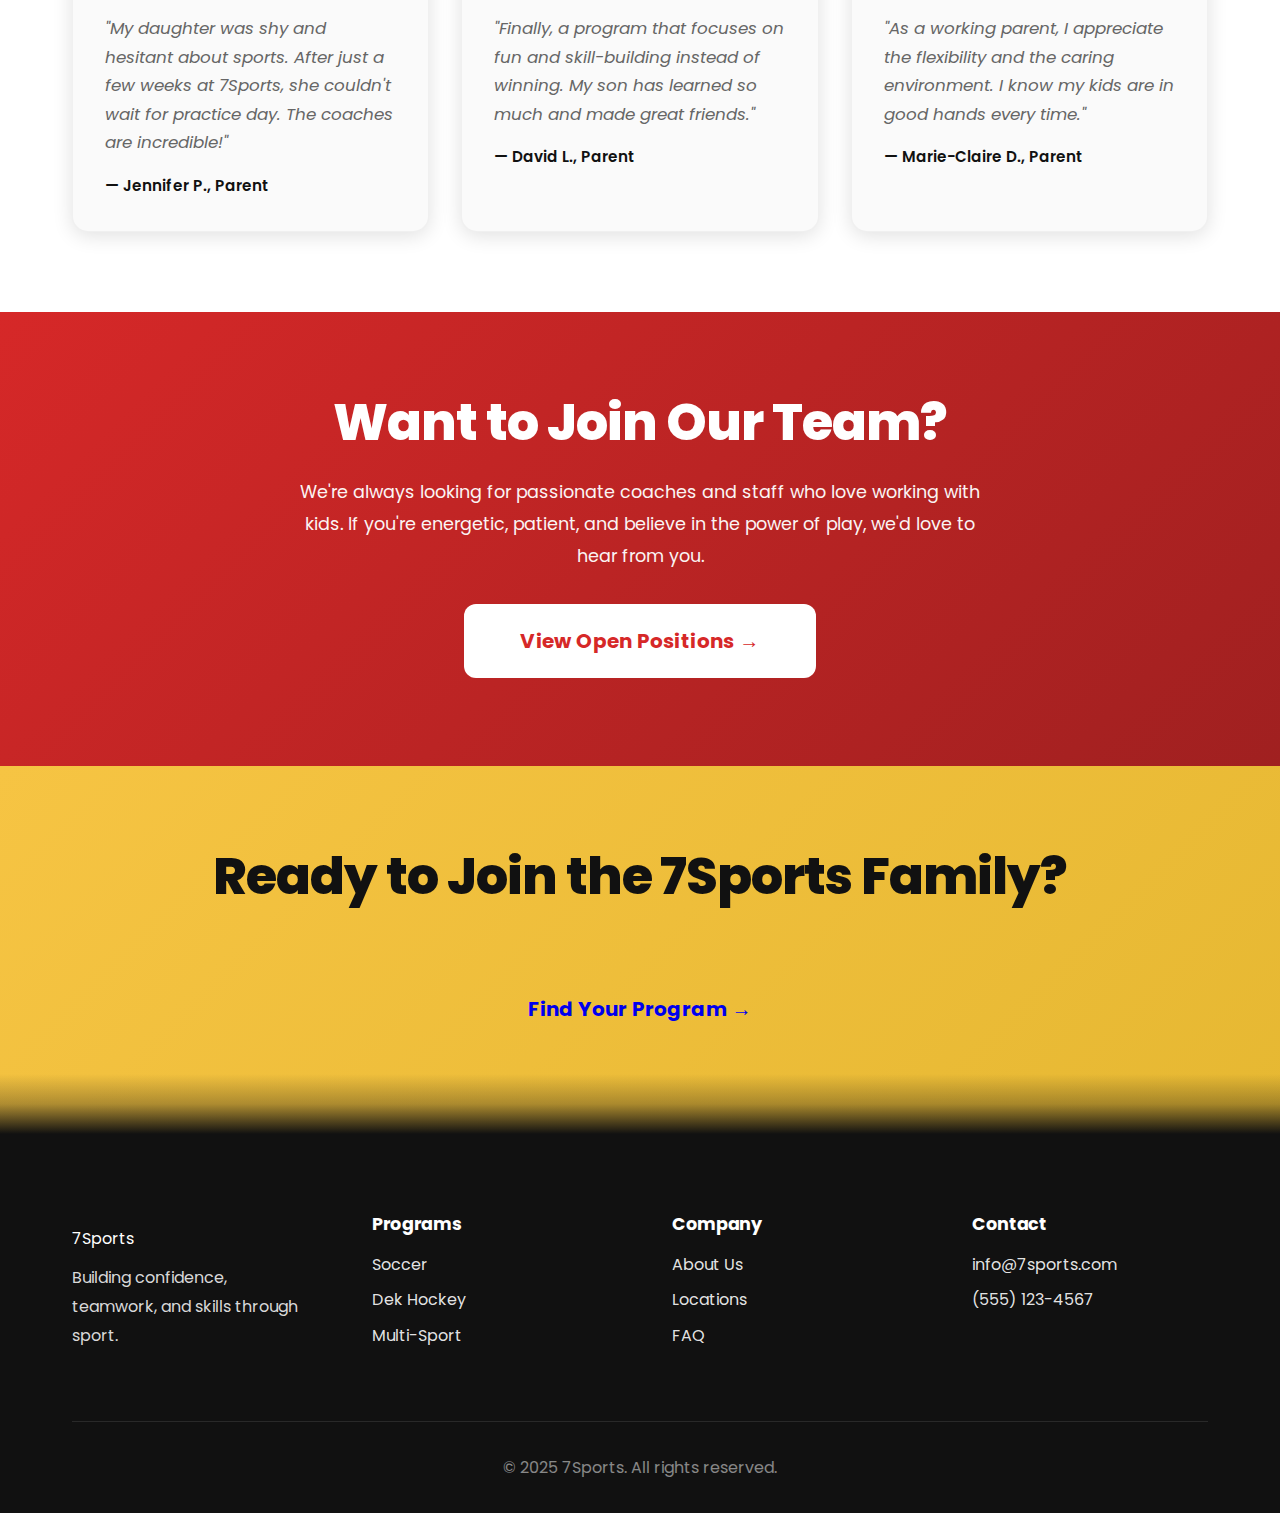
<file: pages/about.html>
<!DOCTYPE html>
<html lang="en">
    <head>
        <meta charset="UTF-8" />
        <meta name="viewport" content="width=device-width, initial-scale=1.0" />
        <title>About Us - 7Sports</title>
        <link
            href="https://fonts.googleapis.com/css2?family=Poppins:wght@400;600;700;800&display=swap"
            rel="stylesheet"
        />
        <link rel="stylesheet" href="../styles/styles.css" />
        <link rel="stylesheet" href="../styles/about.css" />
    </head>
    <body>
        <!-- Header Navigation -->
        <header class="header">
            <div class="container">
                <div class="header-content">
                    <a href="../index.html" class="logo">
                        <span class="logo-number">7</span>
                        <span class="logo-text">Sports</span>
                    </a>
                    <nav class="desktop-nav">
                        <a href="../index.html" class="nav-link">Home</a>
                        <a href="programs.html" class="nav-link">Programs</a>
                        <a href="find-program.html" class="nav-link"
                            >Find My Program</a
                        >
                        <a href="locations.html" class="nav-link">Locations</a>
                        <a href="news.html" class="nav-link">News</a>
                        <a href="about.html" class="nav-link active"
                            >About Us</a
                        >
                        <a href="faq.html" class="nav-link">FAQ</a>
                    </nav>
                    <div class="language-toggle">
                        <button class="lang-btn active">EN</button>
                        <span class="lang-divider">|</span>
                        <button class="lang-btn">FR</button>
                    </div>
                </div>
            </div>
        </header>

        <!-- Page Hero -->
        <section class="page-hero">
            <div class="page-hero-overlay"></div>
            <div class="page-hero-content">
                <h1>Our Story</h1>
                <p>Building confidence through play since 2010</p>
            </div>
        </section>

        <!-- Story Section -->
        <section class="story-section">
            <div class="container">
                <div class="story-content">
                    <div class="story-text">
                        <h2>Why 7Sports Exists</h2>
                        <p class="lead">
                            We believe every child deserves the chance to
                            experience the joy of sport in a supportive,
                            non-competitive environment.
                        </p>
                        <p>
                            Founded in 2018, 7Sports was born from a simple
                            observation: traditional youth sports were becoming
                            increasingly competitive, leaving many kids on the
                            sidelines. Our founder, Robin Mitchell, envisioned
                            something different—a place where the focus was on
                            fun, skill development, and building lifelong
                            confidence.
                        </p>
                        <p>
                            What started as a single soccer program in a
                            Montreal community center has grown into a network
                            serving thousands of families across Quebec. But our
                            mission remains the same: make sports accessible,
                            enjoyable, and inclusive for every child, regardless
                            of their skill level or background.
                        </p>
                        <div class="story-stats">
                            <div class="stat">
                                <span class="stat-number">10,000+</span>
                                <span class="stat-label">Kids Served</span>
                            </div>
                            <div class="stat">
                                <span class="stat-number">50+</span>
                                <span class="stat-label">Locations</span>
                            </div>
                            <div class="stat">
                                <span class="stat-number">7</span>
                                <span class="stat-label"
                                    >Years of Excellence</span
                                >
                            </div>
                        </div>
                    </div>
                    <div class="story-image">
                        <img
                            src="../assets/images/7sportscoach.jpeg"
                            alt="7Sports coach working with children"
                        />
                    </div>
                </div>
            </div>
        </section>

        <!-- Values Section -->
        <section class="values-section">
            <div class="container">
                <h2 class="section-title">Our Values</h2>
                <p class="section-subtitle">
                    The principles that guide everything we do
                </p>
                <div class="values-grid">
                    <div class="value-card">
                        <div class="value-icon">🤝</div>
                        <h3>Inclusivity</h3>
                        <p>
                            Every child is welcome here. We celebrate diversity
                            and ensure everyone feels they belong.
                        </p>
                    </div>
                    <div class="value-card">
                        <div class="value-icon">❤️</div>
                        <h3>Fun First</h3>
                        <p>
                            We believe learning happens best through play.
                            Smiles are our measure of success.
                        </p>
                    </div>
                    <div class="value-card">
                        <div class="value-icon">🌱</div>
                        <h3>Growth Mindset</h3>
                        <p>
                            We focus on progress, not perfection. Every small
                            improvement is worth celebrating.
                        </p>
                    </div>
                    <div class="value-card">
                        <div class="value-icon">🛡️</div>
                        <h3>Safety</h3>
                        <p>
                            Physical and emotional safety are non-negotiable.
                            Parents trust us, and we take that seriously.
                        </p>
                    </div>
                </div>
            </div>
        </section>

        <!-- Founders Section -->
        <section class="founders-section">
            <div class="container">
                <h2 class="section-title">Meet Our Founder</h2>
                <p class="section-subtitle">The visionary behind 7Sports</p>

                <div class="founders-grid">
                    <div class="founder-card">
                        <div class="founder-image">
                            <img
                                src="../assets/images/robin_pic.jpeg"
                                alt="Robin Mitchell, Founder & CEO"
                            />
                        </div>
                        <div class="founder-content">
                            <h3>Robin Mitchell</h3>
                            <p class="founder-title">Founder & CEO</p>
                            <blockquote class="founder-quote">
                                "Seeing kids smile and gain confidence is our
                                goal every day. There's nothing more rewarding
                                than watching a shy child transform into a team
                                leader."
                            </blockquote>
                            <p class="founder-bio">
                                A former elementary school teacher, Robin brings
                                20+ years of experience working with children.
                                Their educational background informs every
                                aspect of our program design, ensuring that fun
                                and learning go hand in hand.
                            </p>
                        </div>
                    </div>
                </div>
            </div>
        </section>

        <!-- Coaches Section -->
        <section class="coaches-section">
            <div class="container">
                <h2 class="section-title">Our Amazing Coaches</h2>
                <p class="section-subtitle">
                    Meet some of the passionate people who make 7Sports special
                </p>

                <div class="coaches-carousel-wrapper">
                    <button
                        class="carousel-btn carousel-prev-coach"
                        aria-label="Previous"
                    >
                        <svg
                            viewBox="0 0 24 24"
                            fill="none"
                            stroke="currentColor"
                            stroke-width="2"
                        >
                            <polyline points="15 18 9 12 15 6"></polyline>
                        </svg>
                    </button>

                    <div class="coaches-carousel">
                        <div class="coaches-track">
                            <div class="coach-card">
                                <div class="coach-image">
                                    <div
                                        class="image-placeholder"
                                        style="
                                            background: linear-gradient(
                                                135deg,
                                                #f6c443 0%,
                                                #ee9b00 100%
                                            );
                                        "
                                    ></div>
                                </div>
                                <div class="coach-info">
                                    <h4>Emma Laurent</h4>
                                    <p class="coach-role">Lead Soccer Coach</p>
                                    <p class="coach-location">📍 Montreal</p>
                                    <p class="coach-fact">
                                        "I love seeing kids discover their
                                        passion for the game!"
                                    </p>
                                </div>
                            </div>

                            <div class="coach-card">
                                <div class="coach-image">
                                    <div
                                        class="image-placeholder"
                                        style="
                                            background: linear-gradient(
                                                135deg,
                                                #2a9d8f 0%,
                                                #e9c46a 100%
                                            );
                                        "
                                    ></div>
                                </div>
                                <div class="coach-info">
                                    <h4>James Chen</h4>
                                    <p class="coach-role">
                                        Dek Hockey Specialist
                                    </p>
                                    <p class="coach-location">📍 Laval</p>
                                    <p class="coach-fact">
                                        "Hockey teaches teamwork like nothing
                                        else!"
                                    </p>
                                </div>
                            </div>

                            <div class="coach-card">
                                <div class="coach-image">
                                    <div
                                        class="image-placeholder"
                                        style="
                                            background: linear-gradient(
                                                135deg,
                                                #7c3aed 0%,
                                                #a78bfa 100%
                                            );
                                        "
                                    ></div>
                                </div>
                                <div class="coach-info">
                                    <h4>Sophie Tremblay</h4>
                                    <p class="coach-role">
                                        Multi-Sport Coordinator
                                    </p>
                                    <p class="coach-location">📍 West Island</p>
                                    <p class="coach-fact">
                                        "Every child is an athlete waiting to
                                        shine!"
                                    </p>
                                </div>
                            </div>

                            <div class="coach-card">
                                <div class="coach-image">
                                    <div
                                        class="image-placeholder"
                                        style="
                                            background: linear-gradient(
                                                135deg,
                                                #dc2626 0%,
                                                #f97316 100%
                                            );
                                        "
                                    ></div>
                                </div>
                                <div class="coach-info">
                                    <h4>Alex Johnson</h4>
                                    <p class="coach-role">
                                        Youth Development Coach
                                    </p>
                                    <p class="coach-location">📍 Longueuil</p>
                                    <p class="coach-fact">
                                        "Building confidence, one practice at a
                                        time."
                                    </p>
                                </div>
                            </div>

                            <div class="coach-card">
                                <div class="coach-image">
                                    <div
                                        class="image-placeholder"
                                        style="
                                            background: linear-gradient(
                                                135deg,
                                                #0891b2 0%,
                                                #06b6d4 100%
                                            );
                                        "
                                    ></div>
                                </div>
                                <div class="coach-info">
                                    <h4>Isabelle Roy</h4>
                                    <p class="coach-role">
                                        Lead Coach - Toddlers
                                    </p>
                                    <p class="coach-location">📍 Plateau</p>
                                    <p class="coach-fact">
                                        "The giggles make every day worthwhile!"
                                    </p>
                                </div>
                            </div>

                            <div class="coach-card">
                                <div class="coach-image">
                                    <div
                                        class="image-placeholder"
                                        style="
                                            background: linear-gradient(
                                                135deg,
                                                #f4a261 0%,
                                                #e76f51 100%
                                            );
                                        "
                                    ></div>
                                </div>
                                <div class="coach-info">
                                    <h4>Michael Brown</h4>
                                    <p class="coach-role">
                                        Soccer & Hockey Coach
                                    </p>
                                    <p class="coach-location">📍 North Shore</p>
                                    <p class="coach-fact">
                                        "Sport is the best teacher of
                                        perseverance."
                                    </p>
                                </div>
                            </div>
                        </div>
                    </div>

                    <button
                        class="carousel-btn carousel-next-coach"
                        aria-label="Next"
                    >
                        <svg
                            viewBox="0 0 24 24"
                            fill="none"
                            stroke="currentColor"
                            stroke-width="2"
                        >
                            <polyline points="9 18 15 12 9 6"></polyline>
                        </svg>
                    </button>
                </div>
            </div>
        </section>

        <!-- Media/Video Section -->
        <section class="media-section">
            <div class="container">
                <h2 class="section-title">See Us in Action</h2>
                <p class="section-subtitle">Watch our programs come to life</p>

                <div class="video-wrapper">
                    <div class="video-placeholder">
                        <div class="video-content">
                            <svg
                                viewBox="0 0 24 24"
                                fill="white"
                                class="play-icon"
                            >
                                <polygon points="5 3 19 12 5 21 5 3"></polygon>
                            </svg>
                            <p>7Sports Highlight Reel</p>
                        </div>
                    </div>
                </div>

                <div class="testimonials-grid">
                    <div class="testimonial-card">
                        <div class="testimonial-stars">⭐⭐⭐⭐⭐</div>
                        <p class="testimonial-text">
                            "My daughter was shy and hesitant about sports.
                            After just a few weeks at 7Sports, she couldn't wait
                            for practice day. The coaches are incredible!"
                        </p>
                        <p class="testimonial-author">— Jennifer P., Parent</p>
                    </div>

                    <div class="testimonial-card">
                        <div class="testimonial-stars">⭐⭐⭐⭐⭐</div>
                        <p class="testimonial-text">
                            "Finally, a program that focuses on fun and
                            skill-building instead of winning. My son has
                            learned so much and made great friends."
                        </p>
                        <p class="testimonial-author">— David L., Parent</p>
                    </div>

                    <div class="testimonial-card">
                        <div class="testimonial-stars">⭐⭐⭐⭐⭐</div>
                        <p class="testimonial-text">
                            "As a working parent, I appreciate the flexibility
                            and the caring environment. I know my kids are in
                            good hands every time."
                        </p>
                        <p class="testimonial-author">
                            — Marie-Claire D., Parent
                        </p>
                    </div>
                </div>
            </div>
        </section>

        <!-- Join Team CTA -->
        <section class="join-team-section">
            <div class="container">
                <div class="join-team-content">
                    <h2>Want to Join Our Team?</h2>
                    <p>
                        We're always looking for passionate coaches and staff
                        who love working with kids. If you're energetic,
                        patient, and believe in the power of play, we'd love to
                        hear from you.
                    </p>
                    <a
                        href="mailto:careers@7sports.com"
                        class="btn btn-primary-large"
                        >View Open Positions →</a
                    >
                </div>
            </div>
        </section>

        <!-- CTA Footer -->
        <section class="footer-cta">
            <div class="container">
                <h2>Ready to Join the 7Sports Family?</h2>
                <a href="find-program.html" class="btn btn-primary-large"
                    >Find Your Program →</a
                >
            </div>
        </section>

        <!-- Footer -->
        <footer class="footer">
            <div class="container">
                <div class="footer-grid">
                    <div class="footer-col">
                        <div class="logo">
                            <span class="logo-number">7</span>
                            <span class="logo-text">Sports</span>
                        </div>
                        <p>
                            Building confidence, teamwork, and skills through
                            sport.
                        </p>
                    </div>
                    <div class="footer-col">
                        <h4>Programs</h4>
                        <a href="programs.html#soccer">Soccer</a>
                        <a href="programs.html#hockey">Dek Hockey</a>
                        <a href="programs.html#multisport">Multi-Sport</a>
                    </div>
                    <div class="footer-col">
                        <h4>Company</h4>
                        <a href="about.html">About Us</a>
                        <a href="locations.html">Locations</a>
                        <a href="faq.html">FAQ</a>
                    </div>
                    <div class="footer-col">
                        <h4>Contact</h4>
                        <a href="mailto:info@7sports.com">info@7sports.com</a>
                        <a href="tel:+15551234567">(555) 123-4567</a>
                    </div>
                </div>
                <div class="footer-bottom">
                    <p>&copy; 2025 7Sports. All rights reserved.</p>
                </div>
            </div>
        </footer>

        <!-- Mobile Bottom Navigation -->
        <nav class="mobile-nav">
            <a href="../index.html" class="mobile-nav-item">
                <svg
                    viewBox="0 0 24 24"
                    fill="none"
                    stroke="currentColor"
                    stroke-width="2"
                >
                    <path
                        d="M3 9l9-7 9 7v11a2 2 0 0 1-2 2H5a2 2 0 0 1-2-2z"
                    ></path>
                </svg>
                <span>Home</span>
            </a>
            <a href="find-program.html" class="mobile-nav-item">
                <svg
                    viewBox="0 0 24 24"
                    fill="none"
                    stroke="currentColor"
                    stroke-width="2"
                >
                    <path
                        d="M21 10c0 7-9 13-9 13s-9-6-9-13a9 9 0 0 1 18 0z"
                    ></path>
                    <circle cx="12" cy="10" r="3"></circle>
                </svg>
                <span>Find Program</span>
            </a>
            <a href="#contact" class="mobile-nav-item">
                <svg
                    viewBox="0 0 24 24"
                    fill="none"
                    stroke="currentColor"
                    stroke-width="2"
                >
                    <path
                        d="M22 16.92v3a2 2 0 0 1-2.18 2 19.79 19.79 0 0 1-8.63-3.07 19.5 19.5 0 0 1-6-6 19.79 19.79 0 0 1-3.07-8.67A2 2 0 0 1 4.11 2h3a2 2 0 0 1 2 1.72 12.84 12.84 0 0 0 .7 2.81 2 2 0 0 1-.45 2.11L8.09 9.91a16 16 0 0 0 6 6l1.27-1.27a2 2 0 0 1 2.11-.45 12.84 12.84 0 0 0 2.81.7A2 2 0 0 1 22 16.92z"
                    ></path>
                </svg>
                <span>Contact</span>
            </a>
        </nav>

        <!-- Floating Action Button -->
        <div class="fab">
            <button class="fab-button" aria-label="Contact us">
                <svg
                    viewBox="0 0 24 24"
                    fill="none"
                    stroke="currentColor"
                    stroke-width="2"
                >
                    <path
                        d="M21 15a2 2 0 0 1-2 2H7l-4 4V5a2 2 0 0 1 2-2h14a2 2 0 0 1 2 2z"
                    ></path>
                </svg>
            </button>
            <div class="fab-menu">
                <a href="tel:+15551234567" class="fab-menu-item">
                    <svg
                        viewBox="0 0 24 24"
                        fill="none"
                        stroke="currentColor"
                        stroke-width="2"
                    >
                        <path
                            d="M22 16.92v3a2 2 0 0 1-2.18 2 19.79 19.79 0 0 1-8.63-3.07 19.5 19.5 0 0 1-6-6 19.79 19.79 0 0 1-3.07-8.67A2 2 0 0 1 4.11 2h3a2 2 0 0 1 2 1.72 12.84 12.84 0 0 0 .7 2.81 2 2 0 0 1-.45 2.11L8.09 9.91a16 16 0 0 0 6 6l1.27-1.27a2 2 0 0 1 2.11-.45 12.84 12.84 0 0 0 2.81.7A2 2 0 0 1 22 16.92z"
                        ></path>
                    </svg>
                    Call
                </a>
                <a href="mailto:info@7sports.com" class="fab-menu-item">
                    <svg
                        viewBox="0 0 24 24"
                        fill="none"
                        stroke="currentColor"
                        stroke-width="2"
                    >
                        <path
                            d="M4 4h16c1.1 0 2 .9 2 2v12c0 1.1-.9 2-2 2H4c-1.1 0-2-.9-2-2V6c0-1.1.9-2 2-2z"
                        ></path>
                        <polyline points="22,6 12,13 2,6"></polyline>
                    </svg>
                    Email
                </a>
            </div>
        </div>

        <script src="../scripts/script.js"></script>
        <script src="../scripts/about.js"></script>
    </body>
</html>
</file>
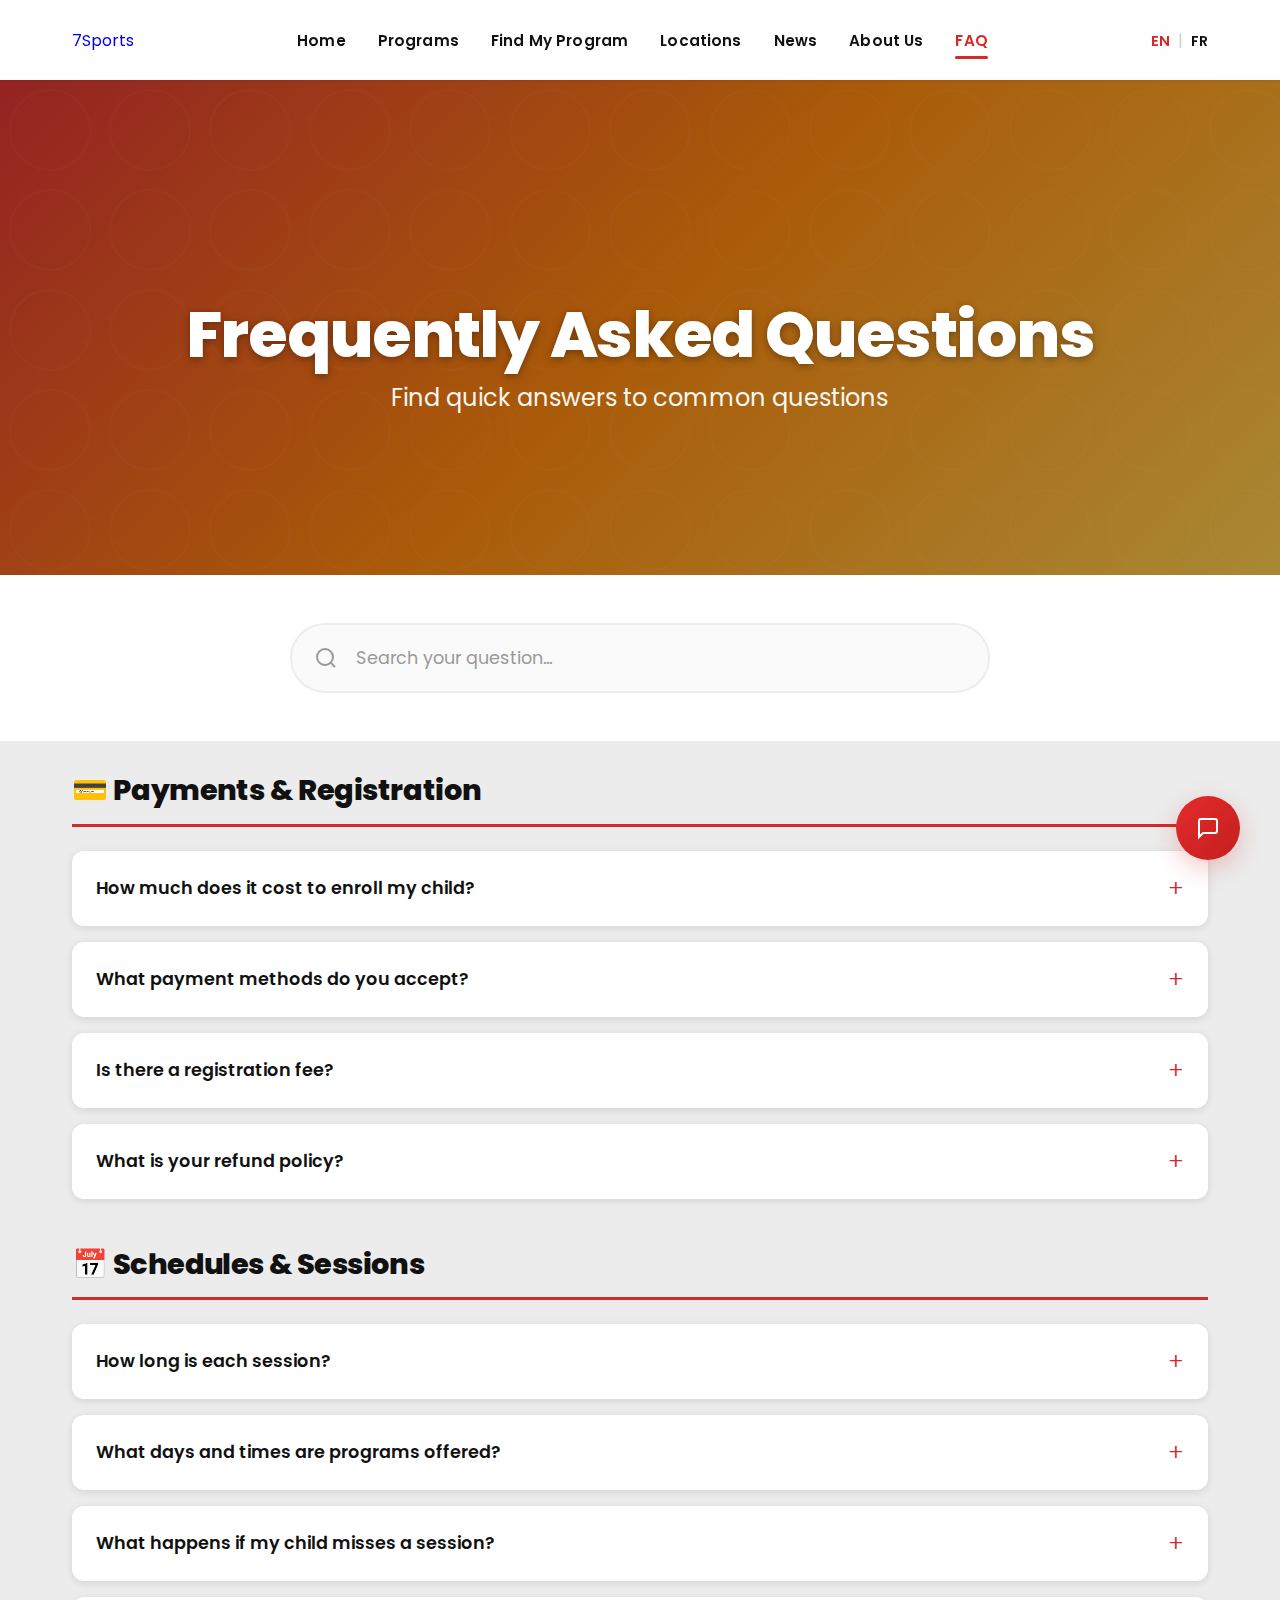
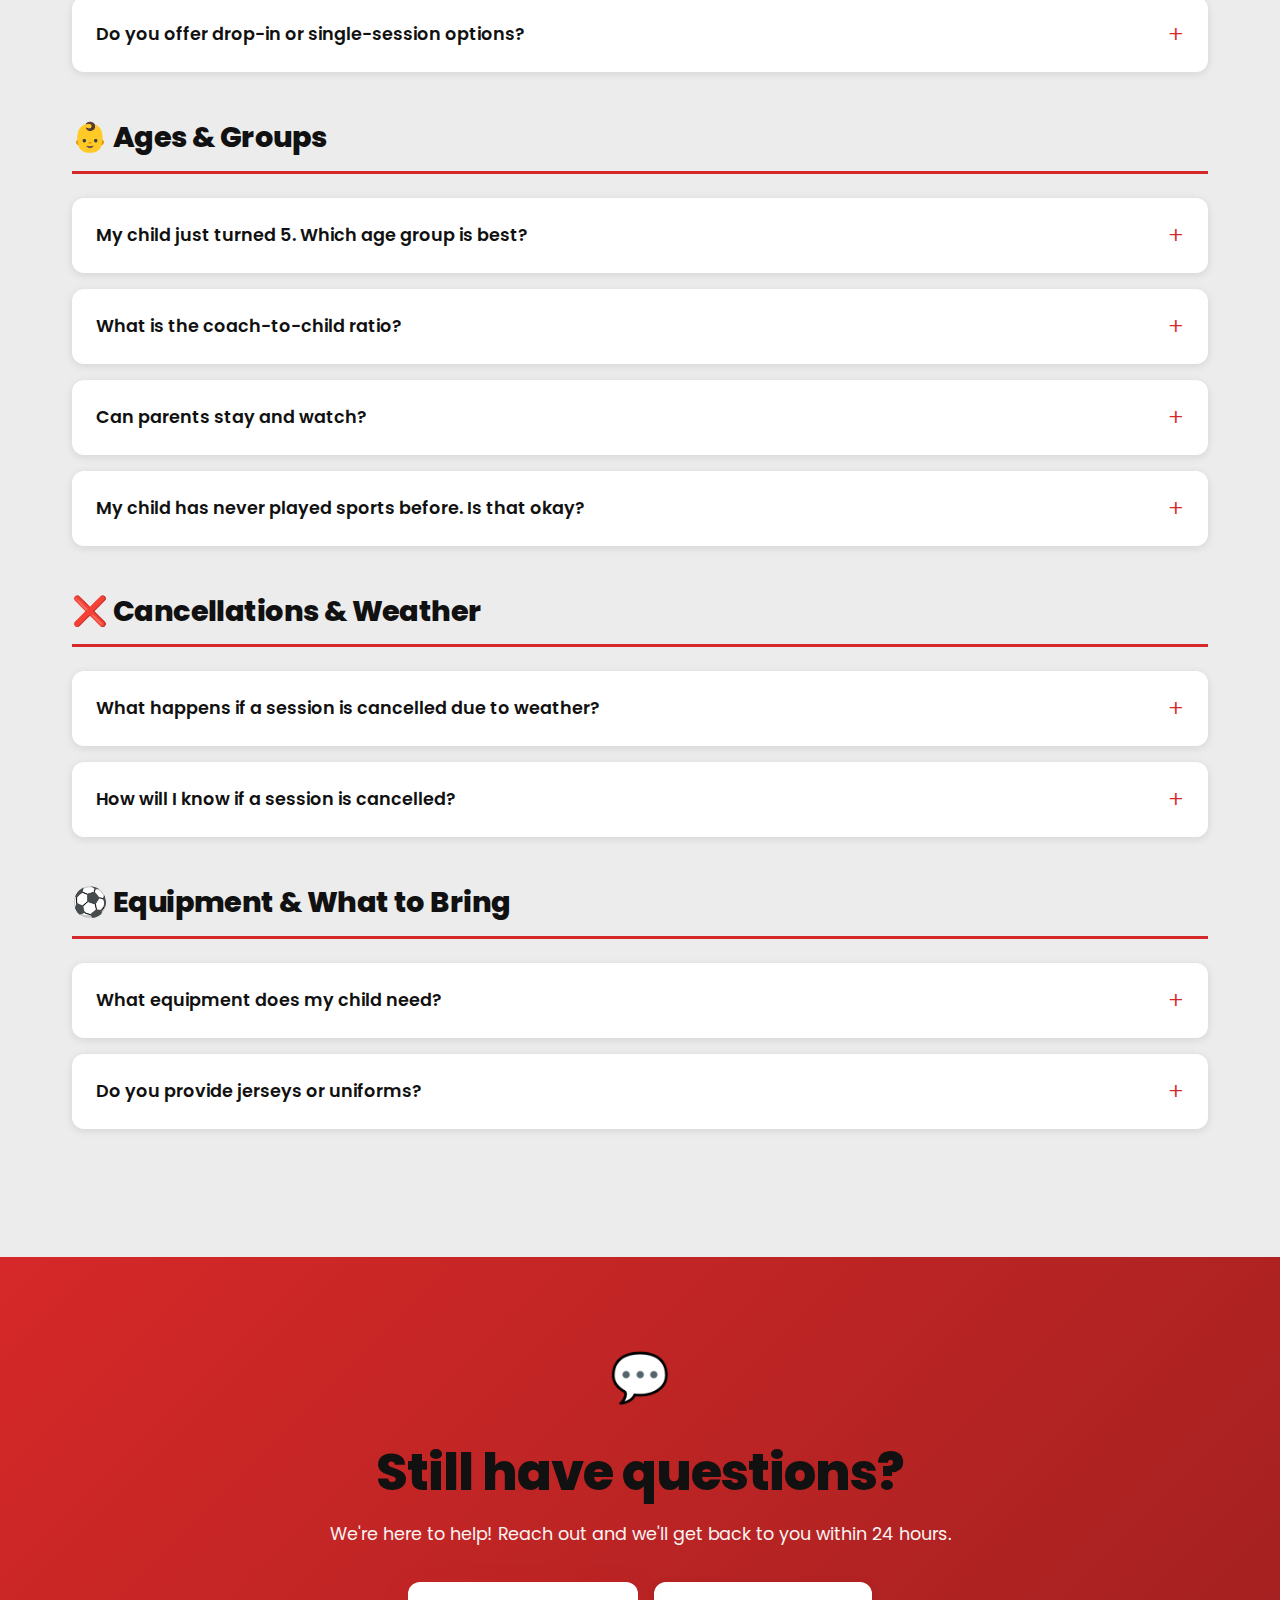
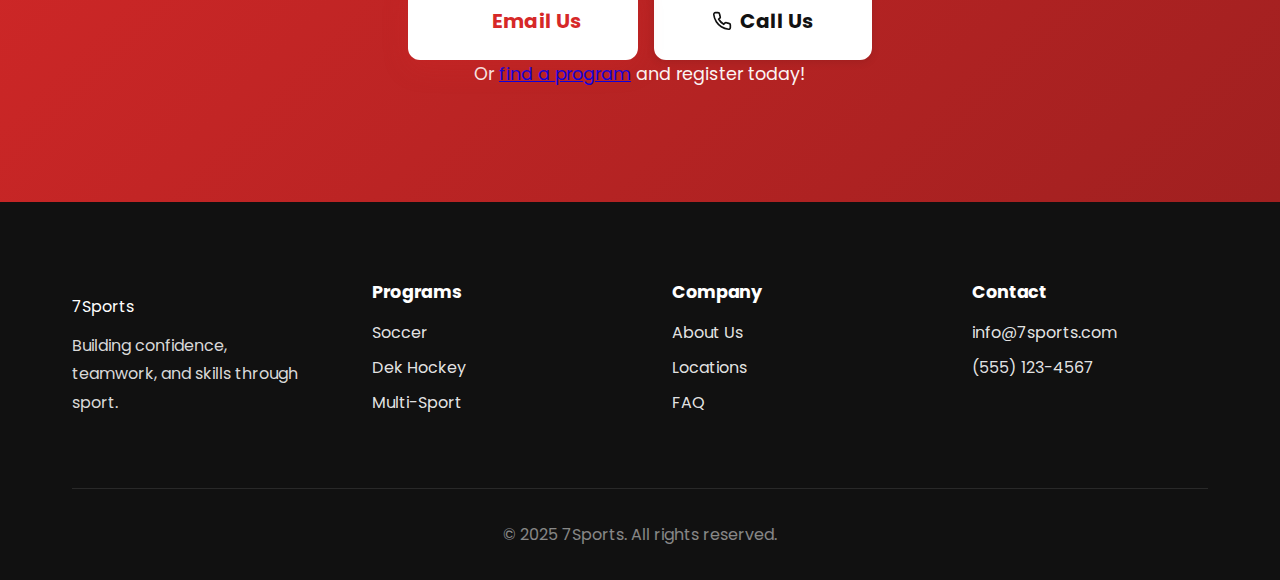
<file: pages/faq.html>
<!DOCTYPE html>
<html lang="en">
<head>
    <meta charset="UTF-8">
    <meta name="viewport" content="width=device-width, initial-scale=1.0">
    <title>FAQ - 7Sports</title>
    <link href="https://fonts.googleapis.com/css2?family=Poppins:wght@400;600;700;800&display=swap" rel="stylesheet">
    <link rel="stylesheet" href="../styles/styles.css">
    <link rel="stylesheet" href="../styles/faq.css">
</head>
<body>
    <!-- Header Navigation -->
    <header class="header">
        <div class="container">
            <div class="header-content">
                <a href="../index.html" class="logo">
                    <span class="logo-number">7</span>
                    <span class="logo-text">Sports</span>
                </a>
                <nav class="desktop-nav">
                    <a href="../index.html" class="nav-link">Home</a>
                    <a href="programs.html" class="nav-link">Programs</a>
                    <a href="find-program.html" class="nav-link">Find My Program</a>
                    <a href="locations.html" class="nav-link">Locations</a>
                    <a href="news.html" class="nav-link">News</a>
                    <a href="about.html" class="nav-link">About Us</a>
                    <a href="faq.html" class="nav-link active">FAQ</a>
                </nav>
                <div class="language-toggle">
                    <button class="lang-btn active">EN</button>
                    <span class="lang-divider">|</span>
                    <button class="lang-btn">FR</button>
                </div>
            </div>
        </div>
    </header>

    <!-- Page Hero -->
    <section class="page-hero">
        <div class="page-hero-overlay"></div>
        <div class="page-hero-content">
            <h1>Frequently Asked Questions</h1>
            <p>Find quick answers to common questions</p>
        </div>
    </section>

    <!-- Search Section -->
    <section class="faq-search-section">
        <div class="container">
            <div class="search-wrapper">
                <svg viewBox="0 0 24 24" fill="none" stroke="currentColor" stroke-width="2" class="search-icon">
                    <circle cx="11" cy="11" r="8"></circle>
                    <path d="m21 21-4.35-4.35"></path>
                </svg>
                <input type="text" class="faq-search-input" placeholder="Search your question..." id="faqSearch">
            </div>
        </div>
    </section>

    <!-- FAQ Content -->
    <section class="faq-content-section">
        <div class="container">
            
            <!-- Payments Category -->
            <div class="faq-category">
                <h2 class="category-title">💳 Payments & Registration</h2>
                
                <div class="accordion-group">
                    <div class="accordion-item">
                        <button class="accordion-header">
                            <span>How much does it cost to enroll my child?</span>
                            <span class="accordion-icon">+</span>
                        </button>
                        <div class="accordion-content">
                            <div class="accordion-inner">
                                <p>Pricing varies by program and location, but generally ranges from $105-$140 per month. Most programs run for 8-12 week sessions. We offer sibling discounts (15% off for second child, 20% off for third+) and financial assistance for families in need. Visit our <a href="find-program.html">Find My Program</a> page to see specific pricing for your area.</p>
                            </div>
                        </div>
                    </div>

                    <div class="accordion-item">
                        <button class="accordion-header">
                            <span>What payment methods do you accept?</span>
                            <span class="accordion-icon">+</span>
                        </button>
                        <div class="accordion-content">
                            <div class="accordion-inner">
                                <p>We accept credit cards (Visa, Mastercard, Amex), debit cards, e-transfers, and pre-authorized payments. Payment plans are available for longer sessions—just ask during registration!</p>
                            </div>
                        </div>
                    </div>

                    <div class="accordion-item">
                        <button class="accordion-header">
                            <span>Is there a registration fee?</span>
                            <span class="accordion-icon">+</span>
                        </button>
                        <div class="accordion-content">
                            <div class="accordion-inner">
                                <p>Yes, there's a one-time annual registration fee of $25 per child. This covers administrative costs and your child's 7Sports membership card. The fee is waived for returning families who register early!</p>
                            </div>
                        </div>
                    </div>

                    <div class="accordion-item">
                        <button class="accordion-header">
                            <span>What is your refund policy?</span>
                            <span class="accordion-icon">+</span>
                        </button>
                        <div class="accordion-content">
                            <div class="accordion-inner">
                                <p>If you withdraw within the first 2 sessions, you'll receive a full refund minus the registration fee. After that, refunds are prorated based on remaining sessions. Medical withdrawals with documentation are refunded in full. We want to be fair and flexible!</p>
                            </div>
                        </div>
                    </div>
                </div>
            </div>

            <!-- Schedules Category -->
            <div class="faq-category">
                <h2 class="category-title">📅 Schedules & Sessions</h2>
                
                <div class="accordion-group">
                    <div class="accordion-item">
                        <button class="accordion-header">
                            <span>How long is each session?</span>
                            <span class="accordion-icon">+</span>
                        </button>
                        <div class="accordion-content">
                            <div class="accordion-inner">
                                <p>Session length varies by age group:
                                    <ul>
                                        <li><strong>Ages 2-4:</strong> 45 minutes</li>
                                        <li><strong>Ages 4-6:</strong> 60 minutes</li>
                                        <li><strong>Ages 7-12:</strong> 75 minutes</li>
                                    </ul>
                                All sessions are designed to keep kids engaged without overwhelming them.</p>
                            </div>
                        </div>
                    </div>

                    <div class="accordion-item">
                        <button class="accordion-header">
                            <span>What days and times are programs offered?</span>
                            <span class="accordion-icon">+</span>
                        </button>
                        <div class="accordion-content">
                            <div class="accordion-inner">
                                <p>We offer programs throughout the week to fit busy family schedules:
                                    <ul>
                                        <li><strong>Weekday evenings:</strong> 5:00-8:00 PM</li>
                                        <li><strong>Saturday mornings:</strong> 9:00 AM-12:00 PM</li>
                                        <li><strong>Sunday afternoons:</strong> 1:00-4:00 PM</li>
                                    </ul>
                                Specific times vary by location. Check our <a href="find-program.html">program finder</a> for exact schedules.</p>
                            </div>
                        </div>
                    </div>

                    <div class="accordion-item">
                        <button class="accordion-header">
                            <span>What happens if my child misses a session?</span>
                            <span class="accordion-icon">+</span>
                        </button>
                        <div class="accordion-content">
                            <div class="accordion-inner">
                                <p>We understand that life happens! While we don't offer refunds for individual missed sessions, you can often make up the session by joining another group at the same level within the same week (space permitting). Just contact your coach in advance to arrange it.</p>
                            </div>
                        </div>
                    </div>

                    <div class="accordion-item">
                        <button class="accordion-header">
                            <span>Do you offer drop-in or single-session options?</span>
                            <span class="accordion-icon">+</span>
                        </button>
                        <div class="accordion-content">
                            <div class="accordion-inner">
                                <p>Currently, we require registration for full sessions to ensure consistency and team building. However, we offer FREE trial sessions for new families! Contact us to book your child's trial.</p>
                            </div>
                        </div>
                    </div>
                </div>
            </div>

            <!-- Ages & Groups Category -->
            <div class="faq-category">
                <h2 class="category-title">👶 Ages & Groups</h2>
                
                <div class="accordion-group">
                    <div class="accordion-item">
                        <button class="accordion-header">
                            <span>My child just turned 5. Which age group is best?</span>
                            <span class="accordion-icon">+</span>
                        </button>
                        <div class="accordion-content">
                            <div class="accordion-inner">
                                <p>Age groups are flexible! We focus more on skill level and comfort than exact age. During registration, we'll ask about your child's experience and comfort level. Our coaches can also recommend the best fit after a trial session. We want every child to feel challenged but not overwhelmed.</p>
                            </div>
                        </div>
                    </div>

                    <div class="accordion-item">
                        <button class="accordion-header">
                            <span>What is the coach-to-child ratio?</span>
                            <span class="accordion-icon">+</span>
                        </button>
                        <div class="accordion-content">
                            <div class="accordion-inner">
                                <p>We maintain small group sizes for quality attention:
                                    <ul>
                                        <li><strong>Ages 2-4:</strong> 1 coach per 6 kids</li>
                                        <li><strong>Ages 4-6:</strong> 1 coach per 8 kids</li>
                                        <li><strong>Ages 7-12:</strong> 1 coach per 10-12 kids</li>
                                    </ul>
                                We also have assistant coaches and program coordinators on site.</p>
                            </div>
                        </div>
                    </div>

                    <div class="accordion-item">
                        <button class="accordion-header">
                            <span>Can parents stay and watch?</span>
                            <span class="accordion-icon">+</span>
                        </button>
                        <div class="accordion-content">
                            <div class="accordion-inner">
                                <p>Absolutely! We encourage parents to watch from our designated viewing areas. For our youngest groups (ages 2-4), parent participation on the field is welcome, especially during the first few weeks while children adjust. Older kids typically do better with parents cheering from the sidelines.</p>
                            </div>
                        </div>
                    </div>

                    <div class="accordion-item">
                        <button class="accordion-header">
                            <span>My child has never played sports before. Is that okay?</span>
                            <span class="accordion-icon">+</span>
                        </button>
                        <div class="accordion-content">
                            <div class="accordion-inner">
                                <p>That's exactly what we're here for! 7Sports is designed for beginners and kids of all skill levels. Our coaches are trained to work with first-timers and make everyone feel welcome. Many of our families join us specifically because their kids haven't found success in traditional sports programs.</p>
                            </div>
                        </div>
                    </div>
                </div>
            </div>

            <!-- Cancellations Category -->
            <div class="faq-category">
                <h2 class="category-title">❌ Cancellations & Weather</h2>
                
                <div class="accordion-group">
                    <div class="accordion-item">
                        <button class="accordion-header">
                            <span>What happens if a session is cancelled due to weather?</span>
                            <span class="accordion-icon">+</span>
                        </button>
                        <div class="accordion-content">
                            <div class="accordion-inner">
                                <p>For outdoor programs, we monitor weather closely. If we need to cancel due to severe weather, you'll receive an email and text notification at least 2 hours before the session. Cancelled sessions are always made up—we'll add an extra week at the end of the session or schedule a makeup day.</p>
                            </div>
                        </div>
                    </div>

                    <div class="accordion-item">
                        <button class="accordion-header">
                            <span>How will I know if a session is cancelled?</span>
                            <span class="accordion-icon">+</span>
                        </button>
                        <div class="accordion-content">
                            <div class="accordion-inner">
                                <p>We use multiple channels to communicate cancellations:
                                    <ul>
                                        <li>Email to the address on file</li>
                                        <li>Text message (if you opted in)</li>
                                        <li>Updates on our website and social media</li>
                                    </ul>
                                Always check your email before heading to a session during questionable weather!</p>
                            </div>
                        </div>
                    </div>
                </div>
            </div>

            <!-- Equipment Category -->
            <div class="faq-category">
                <h2 class="category-title">⚽ Equipment & What to Bring</h2>
                
                <div class="accordion-group">
                    <div class="accordion-item">
                        <button class="accordion-header">
                            <span>What equipment does my child need?</span>
                            <span class="accordion-icon">+</span>
                        </button>
                        <div class="accordion-content">
                            <div class="accordion-inner">
                                <p>We provide all major equipment (balls, nets, sticks, etc.). Your child just needs:
                                    <ul>
                                        <li>Comfortable athletic clothing</li>
                                        <li>Running shoes with good grip (no cleats required, but okay)</li>
                                        <li>Water bottle</li>
                                        <li>Light snack (for longer sessions)</li>
                                    </ul>
                                For hockey programs, we provide sticks and helmets. Shin guards are recommended but not required.</p>
                            </div>
                        </div>
                    </div>

                    <div class="accordion-item">
                        <button class="accordion-header">
                            <span>Do you provide jerseys or uniforms?</span>
                            <span class="accordion-icon">+</span>
                        </button>
                        <div class="accordion-content">
                            <div class="accordion-inner">
                                <p>Each registered child receives a free 7Sports t-shirt at their first session! For our competitive-level programs (ages 10+), we provide full team jerseys. Additional 7Sports apparel is available for purchase through our website.</p>
                            </div>
                        </div>
                    </div>
                </div>
            </div>

        </div>
    </section>

    <!-- Still Have Questions -->
    <section class="contact-suggestion">
        <div class="container">
            <div class="suggestion-content">
                <div class="suggestion-icon">💬</div>
                <h2>Still have questions?</h2>
                <p>We're here to help! Reach out and we'll get back to you within 24 hours.</p>
                <div class="contact-options">
                    <a href="mailto:info@7sports.com" class="btn btn-primary btn-primary-large">
                        <svg viewBox="0 0 24 24" fill="none" stroke="currentColor" stroke-width="2" style="width: 20px; height: 20px; margin-right: 0.5rem;">
                            <path d="M4 4h16c1.1 0 2 .9 2 2v12c0 1.1-.9 2-2 2H4c-1.1 0-2-.9-2-2V6c0-1.1.9-2 2-2z"></path>
                            <polyline points="22,6 12,13 2,6"></polyline>
                        </svg>
                        Email Us
                    </a>
                    <a href="tel:+15551234567" class="btn btn-secondary btn-primary-large">
                        <svg viewBox="0 0 24 24" fill="none" stroke="currentColor" stroke-width="2" style="width: 20px; height: 20px; margin-right: 0.5rem;">
                            <path d="M22 16.92v3a2 2 0 0 1-2.18 2 19.79 19.79 0 0 1-8.63-3.07 19.5 19.5 0 0 1-6-6 19.79 19.79 0 0 1-3.07-8.67A2 2 0 0 1 4.11 2h3a2 2 0 0 1 2 1.72 12.84 12.84 0 0 0 .7 2.81 2 2 0 0 1-.45 2.11L8.09 9.91a16 16 0 0 0 6 6l1.27-1.27a2 2 0 0 1 2.11-.45 12.84 12.84 0 0 0 2.81.7A2 2 0 0 1 22 16.92z"></path>
                        </svg>
                        Call Us
                    </a>
                </div>
                <div class="cta-alternative">
                    <p>Or <a href="find-program.html">find a program</a> and register today!</p>
                </div>
            </div>
        </div>
    </section>

    <!-- Footer -->
    <footer class="footer">
        <div class="container">
            <div class="footer-grid">
                <div class="footer-col">
                    <div class="logo">
                        <span class="logo-number">7</span>
                        <span class="logo-text">Sports</span>
                    </div>
                    <p>Building confidence, teamwork, and skills through sport.</p>
                </div>
                <div class="footer-col">
                    <h4>Programs</h4>
                    <a href="programs.html#soccer">Soccer</a>
                    <a href="programs.html#hockey">Dek Hockey</a>
                    <a href="programs.html#multisport">Multi-Sport</a>
                </div>
                <div class="footer-col">
                    <h4>Company</h4>
                    <a href="about.html">About Us</a>
                    <a href="locations.html">Locations</a>
                    <a href="faq.html">FAQ</a>
                </div>
                <div class="footer-col">
                    <h4>Contact</h4>
                    <a href="mailto:info@7sports.com">info@7sports.com</a>
                    <a href="tel:+15551234567">(555) 123-4567</a>
                </div>
            </div>
            <div class="footer-bottom">
                <p>&copy; 2025 7Sports. All rights reserved.</p>
            </div>
        </div>
    </footer>

    <!-- Mobile Bottom Navigation -->
    <nav class="mobile-nav">
        <a href="../index.html" class="mobile-nav-item">
            <svg viewBox="0 0 24 24" fill="none" stroke="currentColor" stroke-width="2">
                <path d="M3 9l9-7 9 7v11a2 2 0 0 1-2 2H5a2 2 0 0 1-2-2z"></path>
            </svg>
            <span>Home</span>
        </a>
        <a href="find-program.html" class="mobile-nav-item">
            <svg viewBox="0 0 24 24" fill="none" stroke="currentColor" stroke-width="2">
                <path d="M21 10c0 7-9 13-9 13s-9-6-9-13a9 9 0 0 1 18 0z"></path>
                <circle cx="12" cy="10" r="3"></circle>
            </svg>
            <span>Find Program</span>
        </a>
        <a href="#contact" class="mobile-nav-item">
            <svg viewBox="0 0 24 24" fill="none" stroke="currentColor" stroke-width="2">
                <path d="M22 16.92v3a2 2 0 0 1-2.18 2 19.79 19.79 0 0 1-8.63-3.07 19.5 19.5 0 0 1-6-6 19.79 19.79 0 0 1-3.07-8.67A2 2 0 0 1 4.11 2h3a2 2 0 0 1 2 1.72 12.84 12.84 0 0 0 .7 2.81 2 2 0 0 1-.45 2.11L8.09 9.91a16 16 0 0 0 6 6l1.27-1.27a2 2 0 0 1 2.11-.45 12.84 12.84 0 0 0 2.81.7A2 2 0 0 1 22 16.92z"></path>
            </svg>
            <span>Contact</span>
        </a>
    </nav>

    <!-- Floating Action Button -->
    <div class="fab">
        <button class="fab-button" aria-label="Contact us">
            <svg viewBox="0 0 24 24" fill="none" stroke="currentColor" stroke-width="2">
                <path d="M21 15a2 2 0 0 1-2 2H7l-4 4V5a2 2 0 0 1 2-2h14a2 2 0 0 1 2 2z"></path>
            </svg>
        </button>
        <div class="fab-menu">
            <a href="tel:+15551234567" class="fab-menu-item">
                <svg viewBox="0 0 24 24" fill="none" stroke="currentColor" stroke-width="2">
                    <path d="M22 16.92v3a2 2 0 0 1-2.18 2 19.79 19.79 0 0 1-8.63-3.07 19.5 19.5 0 0 1-6-6 19.79 19.79 0 0 1-3.07-8.67A2 2 0 0 1 4.11 2h3a2 2 0 0 1 2 1.72 12.84 12.84 0 0 0 .7 2.81 2 2 0 0 1-.45 2.11L8.09 9.91a16 16 0 0 0 6 6l1.27-1.27a2 2 0 0 1 2.11-.45 12.84 12.84 0 0 0 2.81.7A2 2 0 0 1 22 16.92z"></path>
                </svg>
                Call
            </a>
            <a href="mailto:info@7sports.com" class="fab-menu-item">
                <svg viewBox="0 0 24 24" fill="none" stroke="currentColor" stroke-width="2">
                    <path d="M4 4h16c1.1 0 2 .9 2 2v12c0 1.1-.9 2-2 2H4c-1.1 0-2-.9-2-2V6c0-1.1.9-2 2-2z"></path>
                    <polyline points="22,6 12,13 2,6"></polyline>
                </svg>
                Email
            </a>
        </div>
    </div>


    <script src="../scripts/script.js"></script>
</body>
</html>
</file>
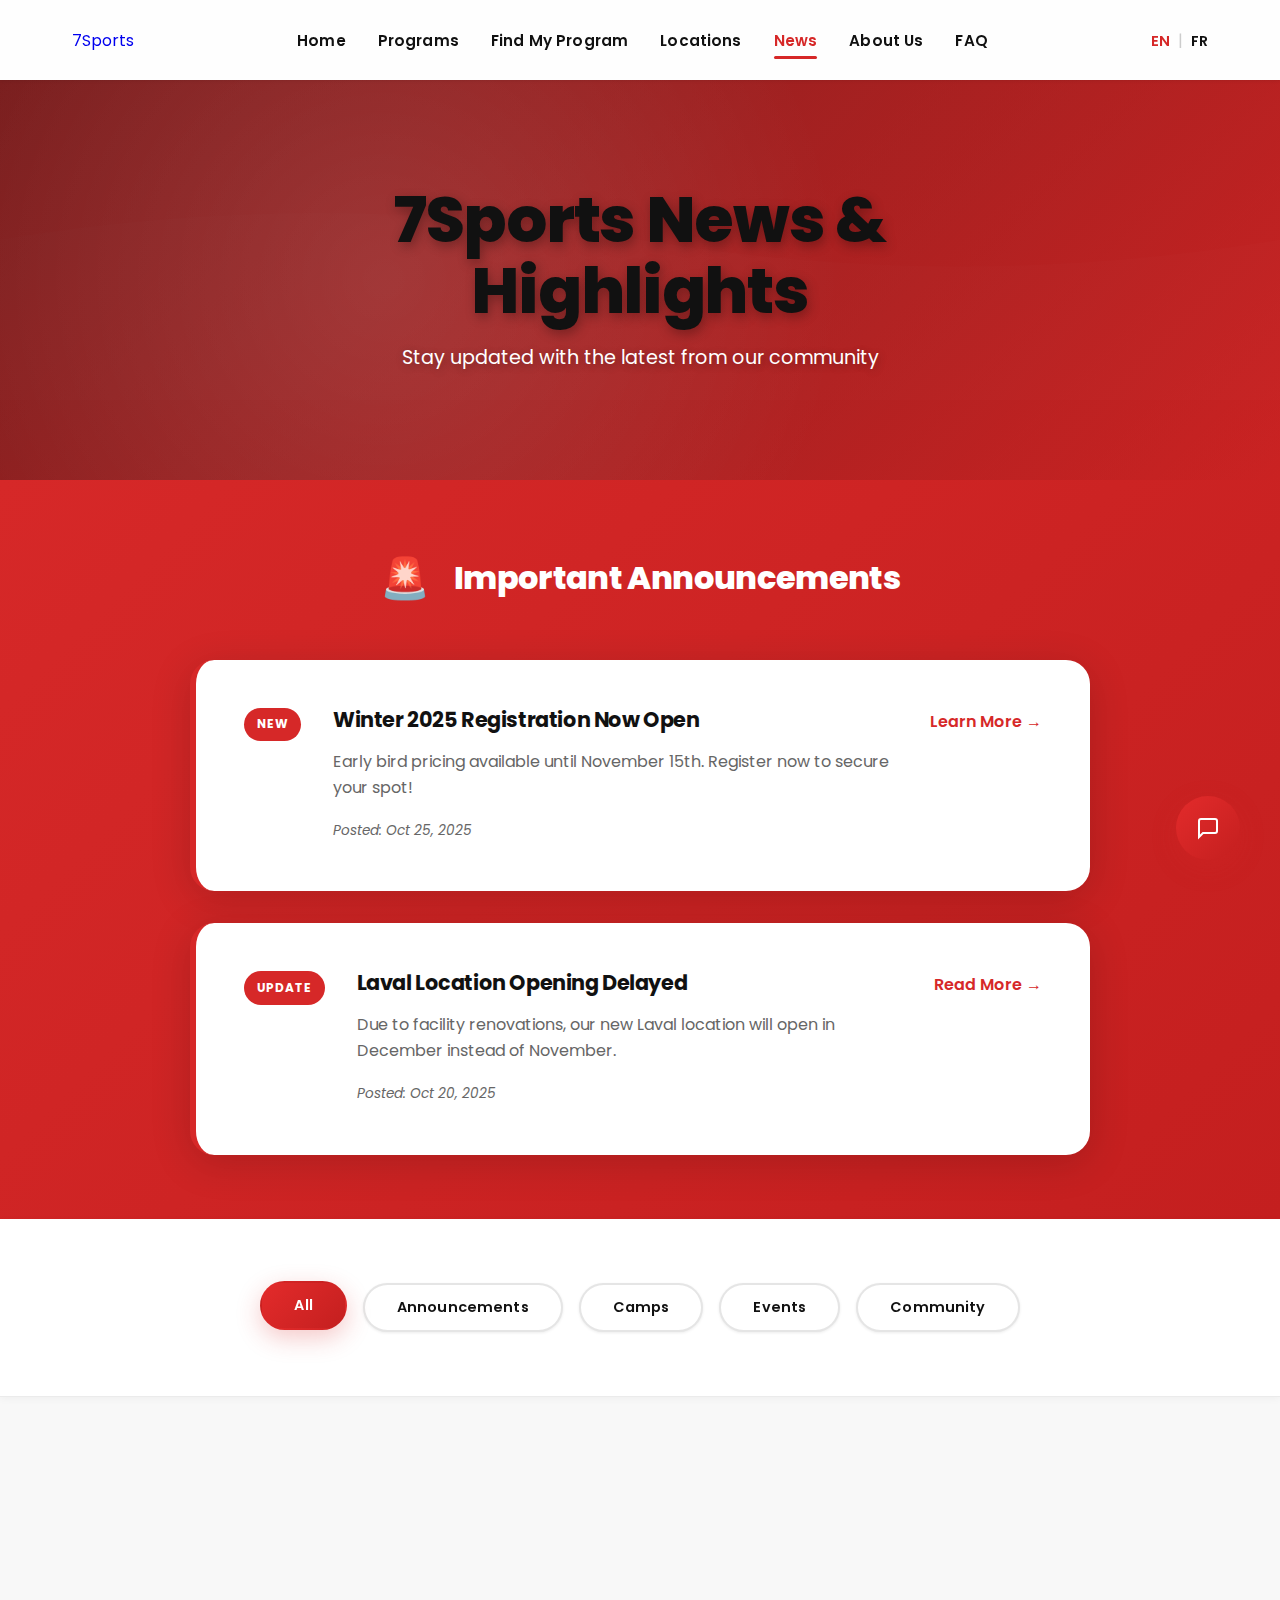
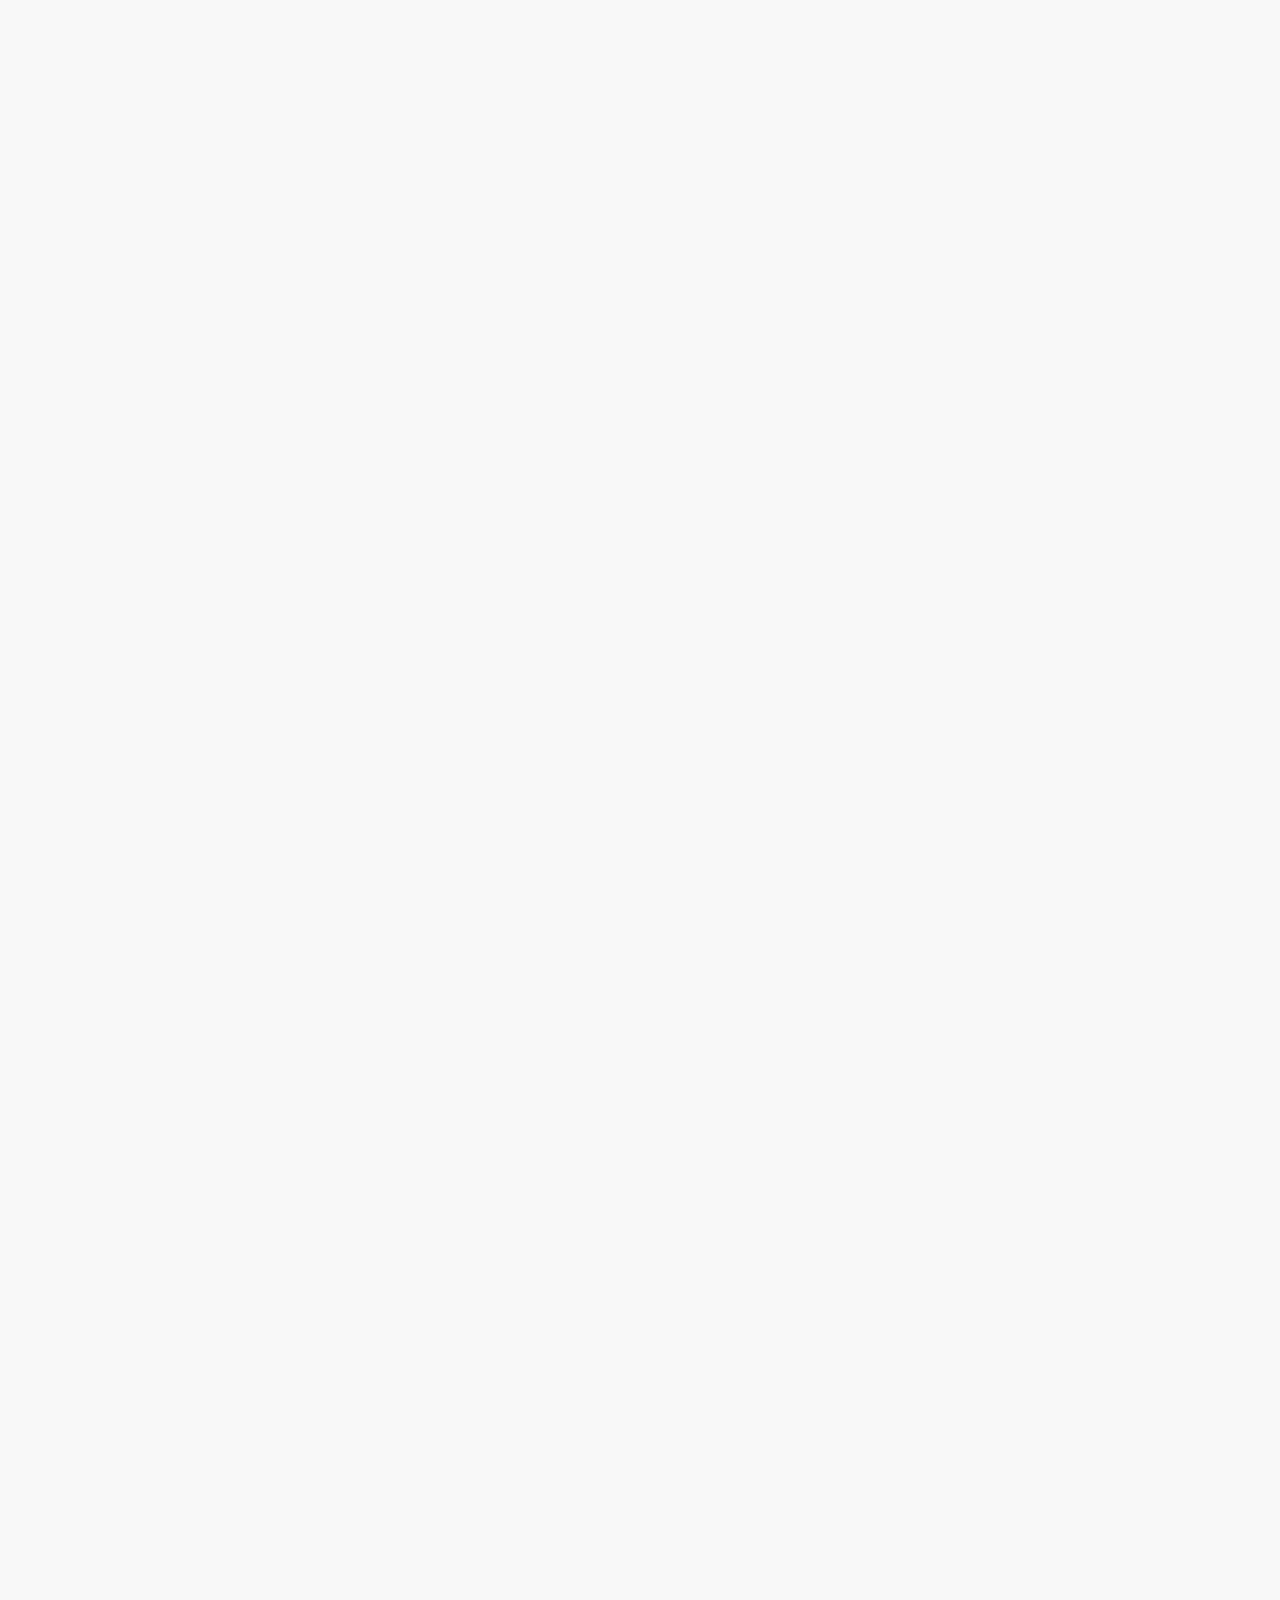
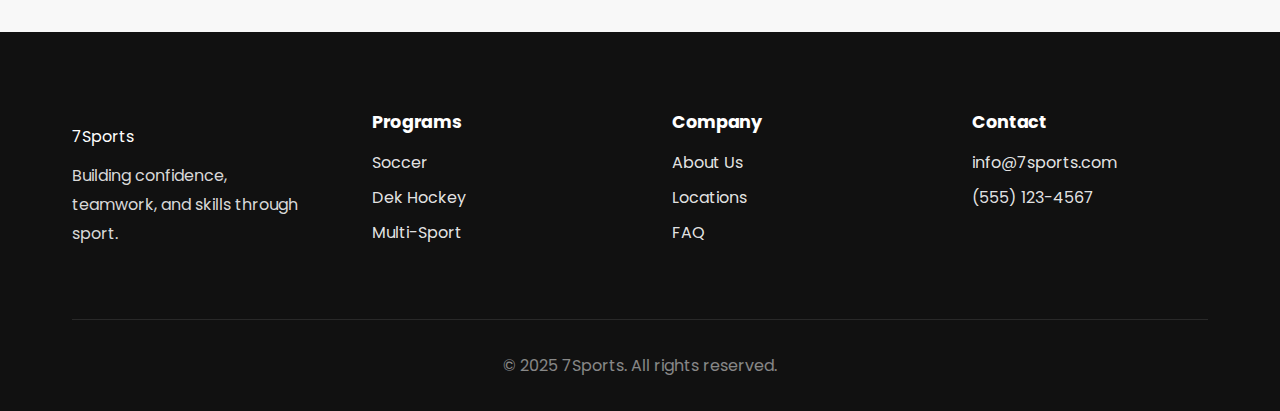
<file: pages/news.html>
<!DOCTYPE html>
<html lang="en">
    <head>
        <meta charset="UTF-8" />
        <meta name="viewport" content="width=device-width, initial-scale=1.0" />
        <title>News & Highlights - 7Sports</title>
        <link
            href="https://fonts.googleapis.com/css2?family=Poppins:wght@400;600;700;800&display=swap"
            rel="stylesheet"
        />
        <link rel="stylesheet" href="../styles/styles.css" />
        <link rel="stylesheet" href="../styles/news.css" />
    </head>
    <body>
        <!-- Header Navigation -->
        <header class="header">
            <div class="container">
                <div class="header-content">
                    <a href="../index.html" class="logo">
                        <span class="logo-number">7</span>
                        <span class="logo-text">Sports</span>
                    </a>
                    <nav class="desktop-nav">
                        <a href="../index.html" class="nav-link">Home</a>
                        <a href="programs.html" class="nav-link">Programs</a>
                        <a href="find-program.html" class="nav-link"
                            >Find My Program</a
                        >
                        <a href="locations.html" class="nav-link">Locations</a>
                        <a href="news.html" class="nav-link active">News</a>
                        <a href="about.html" class="nav-link">About Us</a>
                        <a href="faq.html" class="nav-link">FAQ</a>
                    </nav>
                    <div class="language-toggle">
                        <button class="lang-btn active">EN</button>
                        <span class="lang-divider">|</span>
                        <button class="lang-btn">FR</button>
                    </div>
                </div>
            </div>
        </header>

        <!-- Page Hero -->
        <section class="news-hero">
            <div class="news-hero-overlay"></div>
            <div class="news-hero-content">
                <h1>7Sports News & Highlights</h1>
                <p>Stay updated with the latest from our community</p>
            </div>
        </section>

        <!-- Urgent Announcements Section -->
        <section class="urgent-announcements">
            <div class="container">
                <div class="urgent-header">
                    <div class="urgent-icon">🚨</div>
                    <h2>Important Announcements</h2>
                </div>
                <div class="urgent-list">
                    <div class="urgent-item">
                        <div class="urgent-badge">New</div>
                        <div class="urgent-content">
                            <h3>Winter 2025 Registration Now Open</h3>
                            <p>
                                Early bird pricing available until November
                                15th. Register now to secure your spot!
                            </p>
                            <span class="urgent-date"
                                >Posted: Oct 25, 2025</span
                            >
                        </div>
                        <a href="#" class="urgent-link">Learn More →</a>
                    </div>
                    <div class="urgent-item">
                        <div class="urgent-badge">Update</div>
                        <div class="urgent-content">
                            <h3>Laval Location Opening Delayed</h3>
                            <p>
                                Due to facility renovations, our new Laval
                                location will open in December instead of
                                November.
                            </p>
                            <span class="urgent-date"
                                >Posted: Oct 20, 2025</span
                            >
                        </div>
                        <a href="#" class="urgent-link">Read More →</a>
                    </div>
                </div>
            </div>
        </section>

        <!-- Filter Bar -->
        <section class="news-filters">
            <div class="container">
                <div class="filter-tabs">
                    <button class="filter-tab active" data-filter="all">
                        All
                    </button>
                    <button class="filter-tab" data-filter="announcements">
                        Announcements
                    </button>
                    <button class="filter-tab" data-filter="camps">
                        Camps
                    </button>
                    <button class="filter-tab" data-filter="events">
                        Events
                    </button>
                    <button class="filter-tab" data-filter="community">
                        Community
                    </button>
                </div>
            </div>
        </section>

        <!-- News Grid -->
        <section class="news-grid-section">
            <div class="container">
                <div class="news-grid" id="newsGrid">
                    <!-- Article 1 -->
                    <article class="news-grid-item" data-category="events">
                        <a href="#article-1" class="news-grid-link">
                            <div class="news-grid-image">
                                <div
                                    class="news-grid-placeholder"
                                    style="
                                        background: linear-gradient(
                                            135deg,
                                            #d62828 0%,
                                            #f77f00 100%
                                        );
                                    "
                                ></div>
                                <span class="news-grid-category">Event</span>
                            </div>
                            <div class="news-grid-content">
                                <span class="news-grid-date">Oct 21, 2025</span>
                                <h3>Spring Soccer Tournament Recap</h3>
                                <p class="news-grid-summary">
                                    Amazing turnout at our annual tournament
                                    with over 200 kids participating and
                                    celebrating teamwork! The event featured
                                    exciting matches, skill demonstrations, and
                                    lots of fun activities for families.
                                </p>
                                <span class="news-grid-readmore"
                                    >Read More →</span
                                >
                            </div>
                        </a>
                    </article>

                    <!-- Article 2 -->
                    <article class="news-grid-item" data-category="camps">
                        <a href="#article-2" class="news-grid-link">
                            <div class="news-grid-image">
                                <div
                                    class="news-grid-placeholder"
                                    style="
                                        background: linear-gradient(
                                            135deg,
                                            #2b59c3 0%,
                                            #0077b6 100%
                                        );
                                    "
                                ></div>
                                <span class="news-grid-category">Camp</span>
                            </div>
                            <div class="news-grid-content">
                                <span class="news-grid-date">Oct 18, 2025</span>
                                <h3>Summer Camp Registration Opens</h3>
                                <p class="news-grid-summary">
                                    Early bird registration is now open for our
                                    exciting summer programs across all
                                    locations. Secure your spot and save 15%
                                    when you register before December 1st!
                                </p>
                                <span class="news-grid-readmore"
                                    >Read More →</span
                                >
                            </div>
                        </a>
                    </article>

                    <!-- Article 3 -->
                    <article class="news-grid-item" data-category="community">
                        <a href="#article-3" class="news-grid-link">
                            <div class="news-grid-image">
                                <img
                                    src="../assets/images/field.jpg"
                                    alt="New Location Opening in Laval"
                                />
                                <span class="news-grid-category"
                                    >Community</span
                                >
                            </div>
                            <div class="news-grid-content">
                                <span class="news-grid-date">Oct 15, 2025</span>
                                <h3>New Location Opening in Laval</h3>
                                <p class="news-grid-summary">
                                    We're thrilled to announce our newest
                                    facility opening this fall with
                                    state-of-the-art equipment. Join us for our
                                    grand opening celebration on November 5th!
                                </p>
                                <span class="news-grid-readmore"
                                    >Read More →</span
                                >
                            </div>
                        </a>
                    </article>

                    <!-- Article 4 -->
                    <article
                        class="news-grid-item"
                        data-category="announcements"
                    >
                        <a href="#article-4" class="news-grid-link">
                            <div class="news-grid-image">
                                <img
                                    src="../assets/images/girlcoach.png"
                                    alt="Coach of the Month: Emma Laurent"
                                />
                                <span class="news-grid-category"
                                    >Announcement</span
                                >
                            </div>
                            <div class="news-grid-content">
                                <span class="news-grid-date">Oct 12, 2025</span>
                                <h3>Coach of the Month: Emma Laurent</h3>
                                <p class="news-grid-summary">
                                    Celebrating our incredible lead soccer coach
                                    for her dedication and positive impact on
                                    young athletes. Emma has been inspiring kids
                                    for over 5 years at 7Sports.
                                </p>
                                <span class="news-grid-readmore"
                                    >Read More →</span
                                >
                            </div>
                        </a>
                    </article>

                    <!-- Article 5 -->
                    <article class="news-grid-item" data-category="events">
                        <a href="#article-5" class="news-grid-link">
                            <div class="news-grid-image">
                                <div
                                    class="news-grid-placeholder"
                                    style="
                                        background: linear-gradient(
                                            135deg,
                                            #7c3aed 0%,
                                            #a78bfa 100%
                                        );
                                    "
                                ></div>
                                <span class="news-grid-category">Event</span>
                            </div>
                            <div class="news-grid-content">
                                <span class="news-grid-date">Oct 8, 2025</span>
                                <h3>Holiday Multi-Sport Day</h3>
                                <p class="news-grid-summary">
                                    Join us for a special holiday celebration
                                    featuring all our sports programs. Fun
                                    games, prizes, and family activities await
                                    on December 18th!
                                </p>
                                <span class="news-grid-readmore"
                                    >Read More →</span
                                >
                            </div>
                        </a>
                    </article>

                    <!-- Article 6 -->
                    <article class="news-grid-item" data-category="community">
                        <a href="#article-6" class="news-grid-link">
                            <div class="news-grid-image">
                                <div
                                    class="news-grid-placeholder"
                                    style="
                                        background: linear-gradient(
                                            135deg,
                                            #dc2626 0%,
                                            #f97316 100%
                                        );
                                    "
                                ></div>
                                <span class="news-grid-category"
                                    >Community</span
                                >
                            </div>
                            <div class="news-grid-content">
                                <span class="news-grid-date">Oct 5, 2025</span>
                                <h3>Parent Feedback Success Stories</h3>
                                <p class="news-grid-summary">
                                    Hear from parents about how 7Sports has
                                    helped their children gain confidence, make
                                    friends, and discover a love for sports.
                                    Read their inspiring stories.
                                </p>
                                <span class="news-grid-readmore"
                                    >Read More →</span
                                >
                            </div>
                        </a>
                    </article>
                </div>
            </div>
        </section>

        <!-- Article Detail Modal (hidden by default, shown when article link is clicked) -->
        <div class="article-modal" id="articleModal">
            <div class="article-modal-content">
                <button class="article-modal-close" aria-label="Close">
                    ×
                </button>
                <div class="article-modal-body" id="articleModalBody">
                    <!-- Content will be dynamically loaded here -->
                </div>
            </div>
        </div>

        <!-- Footer -->
        <footer class="footer">
            <div class="container">
                <div class="footer-grid">
                    <div class="footer-col">
                        <div class="logo">
                            <span class="logo-number">7</span>
                            <span class="logo-text">Sports</span>
                        </div>
                        <p>
                            Building confidence, teamwork, and skills through
                            sport.
                        </p>
                    </div>
                    <div class="footer-col">
                        <h4>Programs</h4>
                        <a href="programs.html#soccer">Soccer</a>
                        <a href="programs.html#hockey">Dek Hockey</a>
                        <a href="programs.html#multisport">Multi-Sport</a>
                    </div>
                    <div class="footer-col">
                        <h4>Company</h4>
                        <a href="about.html">About Us</a>
                        <a href="locations.html">Locations</a>
                        <a href="faq.html">FAQ</a>
                    </div>
                    <div class="footer-col">
                        <h4>Contact</h4>
                        <a href="mailto:info@7sports.com">info@7sports.com</a>
                        <a href="tel:+15551234567">(555) 123-4567</a>
                    </div>
                </div>
                <div class="footer-bottom">
                    <p>&copy; 2025 7Sports. All rights reserved.</p>
                </div>
            </div>
        </footer>

        <!-- Mobile Bottom Navigation -->
        <nav class="mobile-nav">
            <a href="../index.html" class="mobile-nav-item">
                <svg
                    viewBox="0 0 24 24"
                    fill="none"
                    stroke="currentColor"
                    stroke-width="2"
                >
                    <path
                        d="M3 9l9-7 9 7v11a2 2 0 0 1-2 2H5a2 2 0 0 1-2-2z"
                    ></path>
                </svg>
                <span>Home</span>
            </a>
            <a href="find-program.html" class="mobile-nav-item">
                <svg
                    viewBox="0 0 24 24"
                    fill="none"
                    stroke="currentColor"
                    stroke-width="2"
                >
                    <path
                        d="M21 10c0 7-9 13-9 13s-9-6-9-13a9 9 0 0 1 18 0z"
                    ></path>
                    <circle cx="12" cy="10" r="3"></circle>
                </svg>
                <span>Find Program</span>
            </a>
            <a href="news.html" class="mobile-nav-item active">
                <svg
                    viewBox="0 0 24 24"
                    fill="none"
                    stroke="currentColor"
                    stroke-width="2"
                >
                    <path d="M4 19.5A2.5 2.5 0 0 1 6.5 17H20"></path>
                    <path
                        d="M6.5 2H20v20H6.5A2.5 2.5 0 0 1 4 19.5v-15A2.5 2.5 0 0 1 6.5 2z"
                    ></path>
                </svg>
                <span>News</span>
            </a>
        </nav>

        <!-- Floating Action Button -->
        <div class="fab">
            <button class="fab-button" aria-label="Contact us">
                <svg
                    viewBox="0 0 24 24"
                    fill="none"
                    stroke="currentColor"
                    stroke-width="2"
                >
                    <path
                        d="M21 15a2 2 0 0 1-2 2H7l-4 4V5a2 2 0 0 1 2-2h14a2 2 0 0 1 2 2z"
                    ></path>
                </svg>
            </button>
            <div class="fab-menu">
                <a href="tel:+15551234567" class="fab-menu-item">
                    <svg
                        viewBox="0 0 24 24"
                        fill="none"
                        stroke="currentColor"
                        stroke-width="2"
                    >
                        <path
                            d="M22 16.92v3a2 2 0 0 1-2.18 2 19.79 19.79 0 0 1-8.63-3.07 19.5 19.5 0 0 1-6-6 19.79 19.79 0 0 1-3.07-8.67A2 2 0 0 1 4.11 2h3a2 2 0 0 1 2 1.72 12.84 12.84 0 0 0 .7 2.81 2 2 0 0 1-.45 2.11L8.09 9.91a16 16 0 0 0 6 6l1.27-1.27a2 2 0 0 1 2.11-.45 12.84 12.84 0 0 0 2.81.7A2 2 0 0 1 22 16.92z"
                        ></path>
                    </svg>
                    Call
                </a>
                <a href="mailto:info@7sports.com" class="fab-menu-item">
                    <svg
                        viewBox="0 0 24 24"
                        fill="none"
                        stroke="currentColor"
                        stroke-width="2"
                    >
                        <path
                            d="M4 4h16c1.1 0 2 .9 2 2v12c0 1.1-.9 2-2 2H4c-1.1 0-2-.9-2-2V6c0-1.1.9-2 2-2z"
                        ></path>
                        <polyline points="22,6 12,13 2,6"></polyline>
                    </svg>
                    Email
                </a>
            </div>
        </div>

        <script src="../scripts/script.js"></script>
        <script src="../scripts/news.js"></script>
    </body>
</html>
</file>
<file: styles.css>
/* ================================
   7Sports - Global Styles
   ================================ */

:root {
    --primary-red: #d62828;
    --warm-white: #fafafa;
    --accent-gray: #ececec;
    --support-yellow: #f6c443;
    --deep-charcoal: #1a1a1a;
    --shadow-sm: 0 2px 8px rgba(0, 0, 0, 0.1);
    --shadow-md: 0 4px 16px rgba(0, 0, 0, 0.12);
    --shadow-lg: 0 8px 32px rgba(0, 0, 0, 0.15);
    --border-radius: 16px;
    --transition: all 0.3s cubic-bezier(0.4, 0, 0.2, 1);
}

* {
    margin: 0;
    padding: 0;
    box-sizing: border-box;
}

body {
    font-family: "Poppins", -apple-system, BlinkMacSystemFont, "Segoe UI",
        sans-serif;
    background-color: var(--warm-white);
    color: var(--deep-charcoal);
    line-height: 1.6;
    overflow-x: hidden;
}

.container {
    max-width: 1200px;
    margin: 0 auto;
    padding: 0 20px;
}

/* ================================
   Typography
   ================================ */

h1,
h2,
h3,
h4,
h5,
h6 {
    font-weight: 700;
    line-height: 1.2;
}

h1 {
    font-size: clamp(2.5rem, 5vw, 4rem);
}
h2 {
    font-size: clamp(2rem, 4vw, 3rem);
}
h3 {
    font-size: clamp(1.5rem, 3vw, 2rem);
}

.section-title {
    text-align: center;
    margin-bottom: 1rem;
    font-weight: 800;
}

.section-subtitle {
    text-align: center;
    color: #666;
    font-size: 1.1rem;
    margin-bottom: 3rem;
}

/* ================================
   Header Navigation
   ================================ */

.header {
    position: sticky;
    top: 0;
    left: 0;
    right: 0;
    background: rgba(255, 255, 255, 0.95);
    backdrop-filter: blur(10px);
    box-shadow: var(--shadow-sm);
    z-index: 1000;
    transition: box-shadow 0.3s ease;
    height: 70px;
}

.header-content {
    display: flex;
    align-items: center;
    justify-content: space-between;
    padding: 1rem 0;
}

.logo {
    display: flex;
    align-items: center;
    gap: 0.5rem;
    font-weight: 800;
    font-size: 1.5rem;
    color: var(--deep-charcoal);
    text-decoration: none;
}

.logo-number {
    background: var(--primary-red);
    color: white;
    width: 40px;
    height: 40px;
    display: flex;
    align-items: center;
    justify-content: center;
    border-radius: 8px;
    font-size: 1.5rem;
}

.logo-text {
    color: var(--deep-charcoal);
}

.desktop-nav {
    display: none;
    gap: 2rem;
}

.nav-link {
    color: var(--deep-charcoal);
    text-decoration: none;
    font-weight: 600;
    transition: var(--transition);
    position: relative;
}

.nav-link:hover,
.nav-link.active {
    color: var(--primary-red);
}

.nav-link.active::after {
    content: "";
    position: absolute;
    bottom: -5px;
    left: 0;
    right: 0;
    height: 3px;
    background: var(--primary-red);
    border-radius: 2px;
}

.language-toggle {
    display: flex;
    align-items: center;
    gap: 0.5rem;
}

.lang-btn {
    background: none;
    border: none;
    color: var(--deep-charcoal);
    font-weight: 600;
    cursor: pointer;
    transition: var(--transition);
    font-family: inherit;
    font-size: 0.9rem;
}

.lang-btn.active {
    color: var(--primary-red);
}

.lang-divider {
    color: #ccc;
}

@media (min-width: 768px) {
    .desktop-nav {
        display: flex;
    }
}

/* ================================
   Buttons & CTAs
   ================================ */

.btn {
    display: inline-block;
    padding: 14px 32px;
    border-radius: 12px;
    font-weight: 600;
    text-decoration: none;
    transition: var(--transition);
    cursor: pointer;
    border: none;
    font-family: inherit;
    font-size: 1rem;
    min-height: 44px;
}

.btn-primary {
    background: var(--primary-red);
    color: white;
}

.btn-primary:hover {
    transform: translateY(-2px) scale(1.02);
    box-shadow: 0 8px 24px rgba(214, 40, 40, 0.3);
}

.btn-primary:active {
    transform: translateY(0) scale(0.98);
}

.btn-secondary {
    background: white;
    color: var(--primary-red);
    border: 2px solid var(--primary-red);
}

.btn-secondary:hover {
    background: var(--primary-red);
    color: white;
    transform: translateY(-2px) scale(1.02);
}

.btn-small {
    padding: 10px 24px;
    font-size: 0.9rem;
}

.btn-primary-large {
    padding: 18px 48px;
    font-size: 1.2rem;
    font-weight: 700;
}

/* ================================
   Hero Section
   ================================ */

.hero {
    position: relative;
    min-height: 100vh;
    display: flex;
    align-items: center;
    justify-content: center;
    overflow: hidden;
}

.hero-video {
    position: absolute;
    top: 50%;
    left: 50%;
    min-width: 100%;
    min-height: 100%;
    width: auto;
    height: auto;
    transform: translate(-50%, -50%);
    z-index: 0;
}

.hero-fallback {
    position: absolute;
    top: 0;
    left: 0;
    right: 0;
    bottom: 0;
    background: linear-gradient(
        135deg,
        var(--primary-red) 0%,
        var(--support-yellow) 100%
    );
    z-index: 0;
}

.hero-overlay {
    position: absolute;
    top: 0;
    left: 0;
    right: 0;
    bottom: 0;
    background: linear-gradient(
        135deg,
        rgba(26, 26, 26, 0.6) 0%,
        rgba(214, 40, 40, 0.4) 100%
    );
    z-index: 1;
}

.hero-content {
    position: relative;
    z-index: 2;
    text-align: center;
    color: white;
    padding: 2rem;
    max-width: 800px;
}

.hero-title {
    margin-bottom: 1rem;
    text-shadow: 2px 4px 12px rgba(0, 0, 0, 0.3);
}

.hero-subtitle {
    font-size: clamp(1.2rem, 2vw, 1.5rem);
    margin-bottom: 2rem;
    text-shadow: 1px 2px 8px rgba(0, 0, 0, 0.3);
}

.hero-buttons {
    display: flex;
    gap: 1rem;
    justify-content: center;
    flex-wrap: wrap;
}

/* ================================
   Animations
   ================================ */

@keyframes slideInLeft {
    from {
        opacity: 0;
        transform: translateX(-50px);
    }
    to {
        opacity: 1;
        transform: translateX(0);
    }
}

@keyframes fadeIn {
    from {
        opacity: 0;
        transform: translateY(20px);
    }
    to {
        opacity: 1;
        transform: translateY(0);
    }
}

@keyframes bounce {
    0%,
    100% {
        transform: translateY(0);
    }
    50% {
        transform: translateY(-10px);
    }
}

.slide-in-left {
    animation: slideInLeft 0.8s ease-out forwards;
}

.fade-in {
    animation: fadeIn 0.6s ease-out forwards;
}

/* ================================
   Highlights Section
   ================================ */

.highlights {
    padding: 4rem 0;
    background: white;
}

.highlights-grid {
    display: grid;
    grid-template-columns: repeat(auto-fit, minmax(280px, 1fr));
    gap: 2rem;
}

.highlight-card {
    text-align: center;
    padding: 2rem;
    border-radius: var(--border-radius);
    background: var(--warm-white);
    transition: var(--transition);
}

.highlight-card:hover {
    transform: translateY(-8px);
    box-shadow: var(--shadow-md);
}

.highlight-icon {
    width: 64px;
    height: 64px;
    margin: 0 auto 1rem;
    background: linear-gradient(
        135deg,
        var(--primary-red),
        var(--support-yellow)
    );
    border-radius: 50%;
    display: flex;
    align-items: center;
    justify-content: center;
    color: white;
}

.highlight-icon svg {
    width: 32px;
    height: 32px;
}

.highlight-card h3 {
    margin-bottom: 0.5rem;
    font-size: 1.3rem;
}

.highlight-card p {
    color: #666;
}

/* ================================
   Program Preview Carousel
   ================================ */

.program-preview {
    padding: 5rem 0;
    background: var(--accent-gray);
}

.carousel {
    position: relative;
    margin: 0 auto;
    max-width: 1200px;
}

.carousel-container {
    overflow: hidden;
    padding: 1rem 0;
}

.carousel-track {
    display: flex;
    gap: 2rem;
    transition: transform 0.5s ease;
}

.program-card {
    flex: 0 0 100%;
    background: white;
    border-radius: var(--border-radius);
    overflow: hidden;
    box-shadow: var(--shadow-md);
    transition: var(--transition);
}

.program-card:hover {
    transform: translateY(-8px);
    box-shadow: var(--shadow-lg);
}

.program-image {
    height: 200px;
    background-size: cover;
    background-position: center;
}

.program-content {
    padding: 2rem;
}

.program-content h3 {
    margin-bottom: 0.5rem;
    font-size: 1.8rem;
}

.program-age {
    color: var(--primary-red);
    font-weight: 600;
    margin-bottom: 1rem;
}

.program-description {
    color: #666;
    margin-bottom: 1.5rem;
}

.carousel-btn {
    position: absolute;
    top: 50%;
    transform: translateY(-50%);
    background: white;
    border: none;
    width: 48px;
    height: 48px;
    border-radius: 50%;
    display: flex;
    align-items: center;
    justify-content: center;
    cursor: pointer;
    box-shadow: var(--shadow-md);
    transition: var(--transition);
    z-index: 10;
}

.carousel-btn:hover {
    background: var(--primary-red);
    color: white;
    transform: translateY(-50%) scale(1.1);
}

.carousel-btn svg {
    width: 24px;
    height: 24px;
}

.carousel-prev {
    left: -24px;
}

.carousel-next {
    right: -24px;
}

@media (min-width: 768px) {
    .program-card {
        flex: 0 0 calc(50% - 1rem);
    }
}

@media (min-width: 1024px) {
    .program-card {
        flex: 0 0 calc(33.333% - 1.5rem);
    }
}

/* ================================
   Weekly News Section (Homepage)
   ================================ */

.weekly-news {
    padding: 5rem 0;
    background: white;
}

.news-carousel {
    position: relative;
    margin: 0 auto 3rem;
    max-width: 1200px;
}

.news-carousel-container {
    overflow: hidden;
    padding: 1rem 0;
}

.news-carousel-track {
    display: flex;
    gap: 2rem;
    transition: transform 0.5s ease;
}

.news-card {
    flex: 0 0 100%;
    background: white;
    border-radius: var(--border-radius);
    overflow: hidden;
    box-shadow: var(--shadow-md);
    transition: var(--transition);
}

.news-card:hover {
    transform: translateY(-8px) scale(1.02);
    box-shadow: var(--shadow-lg);
}

.news-image {
    position: relative;
    height: 220px;
    overflow: hidden;
}

.news-image-placeholder {
    width: 100%;
    height: 100%;
    background-size: cover;
    background-position: center;
    transition: transform 0.3s ease;
}

.news-card:hover .news-image-placeholder {
    transform: scale(1.1);
}

.news-category {
    position: absolute;
    top: 12px;
    right: 12px;
    background: var(--primary-red);
    color: white;
    padding: 6px 14px;
    border-radius: 20px;
    font-size: 0.75rem;
    font-weight: 600;
    text-transform: uppercase;
    letter-spacing: 0.5px;
}

.news-content {
    padding: 1.5rem;
}

.news-date {
    display: block;
    color: #666;
    font-size: 0.85rem;
    margin-bottom: 0.75rem;
}

.news-content h3 {
    font-size: 1.4rem;
    margin-bottom: 1rem;
    color: var(--deep-charcoal);
    line-height: 1.3;
    font-weight: 700;
}

.news-excerpt {
    color: #666;
    font-size: 0.95rem;
    line-height: 1.6;
    margin-bottom: 1rem;
}

.news-link {
    display: inline-block;
    color: var(--primary-red);
    font-weight: 600;
    font-size: 0.9rem;
    text-decoration: none;
    transition: var(--transition);
}

.news-card:hover .news-link {
    transform: translateX(5px);
}

.news-cta {
    text-align: center;
}

.carousel-prev-news {
    left: -24px;
}

.carousel-next-news {
    right: -24px;
}

@keyframes slideInUp {
    from {
        opacity: 0;
        transform: translateY(30px);
    }
    to {
        opacity: 1;
        transform: translateY(0);
    }
}

.slide-in-up {
    animation: slideInUp 0.8s ease-out forwards;
}

@media (min-width: 768px) {
    .news-card {
        flex: 0 0 calc(50% - 1rem);
    }
}

@media (min-width: 1024px) {
    .news-card {
        flex: 0 0 calc(33.333% - 1.5rem);
    }
}

@media (max-width: 767px) {
    .weekly-news {
        padding: 3rem 0;
    }

    .news-carousel-container {
        overflow-x: auto;
        scroll-snap-type: x mandatory;
        -webkit-overflow-scrolling: touch;
    }

    .news-carousel-track {
        display: flex;
        gap: 1.5rem;
    }

    .news-card {
        flex: 0 0 85%;
        scroll-snap-align: start;
    }

    .carousel-prev-news,
    .carousel-next-news {
        display: none;
    }
}

/* ================================
   About Teaser
   ================================ */

.about-teaser {
    padding: 5rem 0;
    background: linear-gradient(135deg, var(--primary-red) 0%, #a02020 100%);
    color: white;
    text-align: center;
}

.about-teaser-content {
    max-width: 700px;
    margin: 0 auto;
}

.about-teaser h2 {
    margin-bottom: 1.5rem;
}

.about-teaser p {
    font-size: 1.1rem;
    margin-bottom: 2rem;
    line-height: 1.8;
}

.about-teaser .btn-primary {
    background: white;
    color: var(--primary-red);
}

.about-teaser .btn-primary:hover {
    background: var(--support-yellow);
    color: var(--deep-charcoal);
}

/* ================================
   Footer CTA
   ================================ */

.footer-cta {
    padding: 4rem 0;
    background: var(--support-yellow);
    text-align: center;
}

.footer-cta h2 {
    margin-bottom: 2rem;
    color: var(--deep-charcoal);
}

/* ================================
   Footer
   ================================ */

.footer {
    background: var(--deep-charcoal);
    color: white;
    padding: 3rem 0 1rem;
}

.footer-grid {
    display: grid;
    grid-template-columns: repeat(auto-fit, minmax(200px, 1fr));
    gap: 2rem;
    margin-bottom: 2rem;
}

.footer-col h4 {
    margin-bottom: 1rem;
    font-size: 1.1rem;
}

.footer-col a {
    display: block;
    color: rgba(255, 255, 255, 0.7);
    text-decoration: none;
    margin-bottom: 0.5rem;
    transition: var(--transition);
}

.footer-col a:hover {
    color: var(--primary-red);
    padding-left: 5px;
}

.footer-col p {
    color: rgba(255, 255, 255, 0.7);
    line-height: 1.8;
}

.footer-bottom {
    padding-top: 2rem;
    border-top: 1px solid rgba(255, 255, 255, 0.1);
    text-align: center;
    color: rgba(255, 255, 255, 0.5);
}

/* ================================
   Mobile Bottom Navigation
   ================================ */

.mobile-nav {
    display: flex;
    position: fixed;
    bottom: 0;
    left: 0;
    right: 0;
    background: white;
    box-shadow: 0 -2px 16px rgba(0, 0, 0, 0.1);
    z-index: 1000;
    padding-bottom: env(safe-area-inset-bottom);
}

.mobile-nav-item {
    flex: 1;
    display: flex;
    flex-direction: column;
    align-items: center;
    padding: 0.75rem 0.5rem;
    color: #666;
    text-decoration: none;
    font-size: 0.75rem;
    transition: var(--transition);
}

.mobile-nav-item svg {
    width: 24px;
    height: 24px;
    margin-bottom: 0.25rem;
}

.mobile-nav-item.active {
    color: var(--primary-red);
}

@media (min-width: 768px) {
    .mobile-nav {
        display: none;
    }
}

/* ================================
   Floating Action Button
   ================================ */

.fab {
    position: fixed;
    bottom: 100px;
    right: 20px;
    z-index: 999;
}

.fab-button {
    width: 56px;
    height: 56px;
    border-radius: 50%;
    background: var(--primary-red);
    color: white;
    border: none;
    box-shadow: var(--shadow-lg);
    cursor: pointer;
    display: flex;
    align-items: center;
    justify-content: center;
    transition: var(--transition);
}

.fab-button:hover {
    transform: scale(1.1);
    box-shadow: 0 8px 32px rgba(214, 40, 40, 0.4);
}

.fab-button svg {
    width: 24px;
    height: 24px;
}

.fab-menu {
    position: absolute;
    bottom: 70px;
    right: 0;
    background: white;
    border-radius: 12px;
    box-shadow: var(--shadow-lg);
    overflow: hidden;
    opacity: 0;
    transform: translateY(10px);
    pointer-events: none;
    transition: var(--transition);
}

.fab:hover .fab-menu {
    opacity: 1;
    transform: translateY(0);
    pointer-events: all;
}

.fab-menu-item {
    display: flex;
    align-items: center;
    gap: 1rem;
    padding: 1rem 1.5rem;
    color: var(--deep-charcoal);
    text-decoration: none;
    white-space: nowrap;
    transition: var(--transition);
    border-bottom: 1px solid var(--accent-gray);
}

.fab-menu-item:last-child {
    border-bottom: none;
}

.fab-menu-item:hover {
    background: var(--warm-white);
    color: var(--primary-red);
}

.fab-menu-item svg {
    width: 20px;
    height: 20px;
}

@media (min-width: 768px) {
    .fab {
        bottom: 40px;
        right: 40px;
    }
}

/* ================================
   Motion Ball (Bouncing Element)
   ================================ */

.motion-ball {
    position: fixed;
    width: 40px;
    height: 40px;
    background: radial-gradient(
        circle at 30% 30%,
        var(--support-yellow),
        var(--primary-red)
    );
    border-radius: 50%;
    pointer-events: none;
    z-index: 0;
    opacity: 0.8;
    transition: transform 0.3s ease-out;
    animation: bounce 2s ease-in-out infinite;
    display: none;
}

@media (min-width: 1024px) {
    .motion-ball {
        display: block;
    }
}

/* ================================
   Utility Classes
   ================================ */

.text-center {
    text-align: center;
}
.mb-1 {
    margin-bottom: 1rem;
}
.mb-2 {
    margin-bottom: 2rem;
}
.mt-2 {
    margin-top: 2rem;
}
.hidden {
    display: none;
}
</file>
<file: about.css>
/* ================================
   About Us Page Styles
   ================================ */

/* Fix for page hero overlap - already handled by programs.css page-hero class */

/* Story Section */
.story-section {
    padding: 5rem 0;
    background: white;
}

.story-content {
    display: grid;
    grid-template-columns: 1fr 1fr;
    gap: 4rem;
    align-items: center;
}

.story-text h2 {
    font-size: 2.5rem;
    margin-bottom: 1.5rem;
    color: var(--deep-charcoal);
}

.lead {
    font-size: 1.3rem;
    font-weight: 600;
    color: var(--primary-red);
    line-height: 1.6;
    margin-bottom: 1.5rem;
}

.story-text p {
    font-size: 1.1rem;
    line-height: 1.8;
    color: #666;
    margin-bottom: 1.5rem;
}

.story-stats {
    display: grid;
    grid-template-columns: repeat(3, 1fr);
    gap: 2rem;
    margin-top: 3rem;
}

.stat {
    text-align: center;
    padding: 1.5rem;
    background: var(--warm-white);
    border-radius: 12px;
}

.stat-number {
    display: block;
    font-size: 2.5rem;
    font-weight: 800;
    color: var(--primary-red);
    margin-bottom: 0.5rem;
}

.stat-label {
    display: block;
    font-size: 0.9rem;
    color: #666;
    font-weight: 600;
}

.story-image {
    position: relative;
}

.image-placeholder {
    width: 100%;
    height: 500px;
    border-radius: var(--border-radius);
    position: relative;
    overflow: hidden;
}

.image-placeholder::after {
    content: '👨‍👩‍👧‍👦';
    position: absolute;
    top: 50%;
    left: 50%;
    transform: translate(-50%, -50%);
    font-size: 5rem;
    opacity: 0.5;
}

@media (max-width: 1024px) {
    .story-content {
        grid-template-columns: 1fr;
        gap: 2rem;
    }
    
    .image-placeholder {
        height: 350px;
    }
    
    .story-stats {
        grid-template-columns: 1fr;
        gap: 1rem;
    }
}

/* Values Section */
.values-section {
    padding: 5rem 0;
    background: var(--accent-gray);
}

.values-grid {
    display: grid;
    grid-template-columns: repeat(auto-fit, minmax(250px, 1fr));
    gap: 2rem;
}

.value-card {
    background: white;
    padding: 2.5rem 2rem;
    border-radius: var(--border-radius);
    text-align: center;
    transition: var(--transition);
}

.value-card:hover {
    transform: translateY(-8px);
    box-shadow: var(--shadow-lg);
}

.value-icon {
    font-size: 4rem;
    margin-bottom: 1rem;
}

.value-card h3 {
    font-size: 1.5rem;
    margin-bottom: 1rem;
    color: var(--deep-charcoal);
}

.value-card p {
    color: #666;
    line-height: 1.7;
}

/* Founders Section */
.founders-section {
    padding: 5rem 0;
    background: white;
}

.founders-grid {
    display: grid;
    gap: 4rem;
}

.founder-card {
    display: grid;
    grid-template-columns: 1fr 2fr;
    gap: 3rem;
    align-items: start;
}

.founder-card:nth-child(even) {
    grid-template-columns: 2fr 1fr;
}

.founder-card:nth-child(even) .founder-image {
    order: 2;
}

.founder-image .image-placeholder {
    width: 100%;
    height: 400px;
    border-radius: var(--border-radius);
}

.founder-image .image-placeholder::after {
    content: '👤';
    font-size: 6rem;
}

.founder-content h3 {
    font-size: 2rem;
    margin-bottom: 0.5rem;
    color: var(--deep-charcoal);
}

.founder-title {
    color: var(--primary-red);
    font-weight: 600;
    font-size: 1.1rem;
    margin-bottom: 1.5rem;
}

.founder-quote {
    font-style: italic;
    font-size: 1.2rem;
    color: var(--deep-charcoal);
    padding: 1.5rem;
    background: var(--warm-white);
    border-left: 4px solid var(--primary-red);
    border-radius: 8px;
    margin: 1.5rem 0;
    line-height: 1.7;
}

.founder-bio {
    font-size: 1.05rem;
    line-height: 1.8;
    color: #666;
}

@media (max-width: 1024px) {
    .founder-card,
    .founder-card:nth-child(even) {
        grid-template-columns: 1fr;
    }
    
    .founder-card:nth-child(even) .founder-image {
        order: 0;
    }
    
    .founder-image .image-placeholder {
        height: 300px;
    }
}

/* Coaches Section */
.coaches-section {
    padding: 5rem 0;
    background: var(--accent-gray);
}

.coaches-carousel-wrapper {
    position: relative;
    max-width: 1200px;
    margin: 0 auto;
}

.coaches-carousel {
    overflow: hidden;
    padding: 1rem 0;
}

.coaches-track {
    display: flex;
    gap: 2rem;
    transition: transform 0.5s ease;
}

.coach-card {
    flex: 0 0 300px;
    background: white;
    border-radius: var(--border-radius);
    overflow: hidden;
    box-shadow: var(--shadow-md);
    transition: var(--transition);
}

.coach-card:hover {
    transform: translateY(-8px);
    box-shadow: var(--shadow-lg);
}

.coach-image .image-placeholder {
    width: 100%;
    height: 250px;
}

.coach-image .image-placeholder::after {
    content: '👨‍🏫';
    font-size: 4rem;
}

.coach-info {
    padding: 1.5rem;
}

.coach-info h4 {
    font-size: 1.3rem;
    margin-bottom: 0.5rem;
    color: var(--deep-charcoal);
}

.coach-role {
    color: var(--primary-red);
    font-weight: 600;
    font-size: 0.9rem;
    margin-bottom: 0.5rem;
}

.coach-location {
    font-size: 0.9rem;
    color: #666;
    margin-bottom: 1rem;
}

.coach-fact {
    font-style: italic;
    color: #666;
    line-height: 1.6;
}

/* Media Section */
.media-section {
    padding: 5rem 0;
    background: white;
}

.video-wrapper {
    max-width: 900px;
    margin: 0 auto 4rem;
}

.video-placeholder {
    width: 100%;
    height: 500px;
    background: linear-gradient(135deg, #D62828 0%, #2B59C3 50%, #F6C443 100%);
    border-radius: var(--border-radius);
    display: flex;
    align-items: center;
    justify-content: center;
    cursor: pointer;
    transition: var(--transition);
    position: relative;
    overflow: hidden;
}

.video-placeholder:hover {
    transform: scale(1.02);
    box-shadow: var(--shadow-lg);
}

.video-content {
    text-align: center;
    color: white;
    z-index: 2;
}

.play-icon {
    width: 80px;
    height: 80px;
    margin-bottom: 1rem;
    opacity: 0.9;
    transition: var(--transition);
}

.video-placeholder:hover .play-icon {
    transform: scale(1.2);
}

.video-content p {
    font-size: 1.5rem;
    font-weight: 600;
}

/* Testimonials */
.testimonials-grid {
    display: grid;
    grid-template-columns: repeat(auto-fit, minmax(300px, 1fr));
    gap: 2rem;
}

.testimonial-card {
    background: var(--warm-white);
    padding: 2rem;
    border-radius: var(--border-radius);
    transition: var(--transition);
}

.testimonial-card:hover {
    transform: translateY(-4px);
    box-shadow: var(--shadow-md);
}

.testimonial-stars {
    font-size: 1.2rem;
    margin-bottom: 1rem;
}

.testimonial-text {
    font-size: 1.05rem;
    line-height: 1.7;
    color: #666;
    margin-bottom: 1rem;
    font-style: italic;
}

.testimonial-author {
    font-weight: 600;
    color: var(--deep-charcoal);
    font-size: 0.95rem;
}

@media (max-width: 768px) {
    .video-placeholder {
        height: 300px;
    }
    
    .play-icon {
        width: 60px;
        height: 60px;
    }
}

/* Join Team Section */
.join-team-section {
    padding: 5rem 0;
    background: linear-gradient(135deg, var(--primary-red) 0%, #a02020 100%);
    color: white;
    text-align: center;
}

.join-team-content {
    max-width: 700px;
    margin: 0 auto;
}

.join-team-content h2 {
    margin-bottom: 1.5rem;
}

.join-team-content p {
    font-size: 1.1rem;
    line-height: 1.8;
    margin-bottom: 2rem;
    opacity: 0.95;
}

.join-team-section .btn-primary-large {
    background: white;
    color: var(--primary-red);
}

.join-team-section .btn-primary-large:hover {
    background: var(--support-yellow);
    color: var(--deep-charcoal);
}

/* Responsive Adjustments */
@media (max-width: 768px) {
    .story-text h2 {
        font-size: 2rem;
    }
    
    .lead {
        font-size: 1.1rem;
    }
    
    .story-text p {
        font-size: 1rem;
    }
    
    .founder-content h3 {
        font-size: 1.6rem;
    }
    
    .founder-quote {
        font-size: 1.05rem;
        padding: 1rem;
    }
    
    .coach-card {
        flex: 0 0 280px;
    }
}
</file>
<file: faq.css>
/* ================================
   FAQ Page Styles
   ================================ */

/* Fix for page hero overlap - already handled by find-program.css page-hero-small class */

/* Search Section */
.faq-search-section {
    padding: 3rem 0;
    background: white;
}

.search-wrapper {
    max-width: 700px;
    margin: 0 auto;
    position: relative;
}

.search-icon {
    position: absolute;
    left: 1.5rem;
    top: 50%;
    transform: translateY(-50%);
    width: 24px;
    height: 24px;
    color: #999;
    pointer-events: none;
}

.faq-search-input {
    width: 100%;
    padding: 1.25rem 1.5rem 1.25rem 4rem;
    border: 2px solid var(--accent-gray);
    border-radius: 50px;
    font-family: inherit;
    font-size: 1.1rem;
    transition: var(--transition);
    background: var(--warm-white);
}

.faq-search-input:focus {
    outline: none;
    border-color: var(--primary-red);
    background: white;
    box-shadow: var(--shadow-md);
}

.faq-search-input::placeholder {
    color: #999;
}

/* FAQ Content */
.faq-content-section {
    padding: 2rem 0 5rem;
    background: var(--accent-gray);
}

.faq-category {
    margin-bottom: 3rem;
}

.category-title {
    font-size: 1.8rem;
    color: var(--deep-charcoal);
    margin-bottom: 1.5rem;
    padding-bottom: 1rem;
    border-bottom: 3px solid var(--primary-red);
    display: flex;
    align-items: center;
    gap: 0.5rem;
}

/* Accordion Items */
.faq-content-section .accordion-item {
    background: white;
    border-radius: 12px;
    margin-bottom: 1rem;
    box-shadow: var(--shadow-sm);
    overflow: hidden;
    transition: var(--transition);
}

.faq-content-section .accordion-item:hover {
    box-shadow: var(--shadow-md);
}

.faq-content-section .accordion-item.highlight {
    border: 2px solid var(--support-yellow);
    box-shadow: 0 0 0 3px rgba(246, 196, 67, 0.2);
}

.faq-content-section .accordion-header {
    width: 100%;
    display: flex;
    align-items: center;
    justify-content: space-between;
    padding: 1.25rem 1.5rem;
    background: none;
    border: none;
    cursor: pointer;
    font-family: inherit;
    text-align: left;
    transition: var(--transition);
}

.faq-content-section .accordion-header span:first-child {
    font-size: 1.1rem;
    font-weight: 600;
    color: var(--deep-charcoal);
    line-height: 1.4;
    padding-right: 1rem;
}

.faq-content-section .accordion-item.active .accordion-header {
    background: var(--warm-white);
}

.faq-content-section .accordion-icon {
    font-size: 1.5rem;
    color: var(--primary-red);
    transition: var(--transition);
    font-weight: 300;
    flex-shrink: 0;
}

.faq-content-section .accordion-item.active .accordion-icon {
    transform: rotate(45deg);
}

.faq-content-section .accordion-content {
    max-height: 0;
    overflow: hidden;
    transition: max-height 0.4s ease;
}

.faq-content-section .accordion-inner {
    padding: 0 1.5rem 1.5rem;
}

.faq-content-section .accordion-inner p {
    font-size: 1rem;
    line-height: 1.8;
    color: #666;
}

.faq-content-section .accordion-inner ul {
    margin: 1rem 0 1rem 1.5rem;
    list-style: disc;
}

.faq-content-section .accordion-inner li {
    margin-bottom: 0.5rem;
    color: #666;
    line-height: 1.7;
}

.faq-content-section .accordion-inner a {
    color: var(--primary-red);
    text-decoration: none;
    font-weight: 600;
}

.faq-content-section .accordion-inner a:hover {
    text-decoration: underline;
}

/* Contact Suggestion */
.contact-suggestion {
    padding: 5rem 0;
    background: linear-gradient(135deg, var(--primary-red) 0%, #a02020 100%);
    color: white;
    text-align: center;
}

.suggestion-content {
    max-width: 700px;
    margin: 0 auto;
}

.suggestion-content h2 {
    margin-bottom: 1rem;
}

.suggestion-content p {
    font-size: 1.1rem;
    margin-bottom: 2rem;
    opacity: 0.95;
}

.contact-options {
    display: flex;
    gap: 1rem;
    justify-content: center;
    flex-wrap: wrap;
}

.contact-options .btn {
    display: flex;
    align-items: center;
    justify-content: center;
}

.contact-options .btn-primary {
    background: white;
    color: var(--primary-red);
}

.contact-options .btn-primary:hover {
    background: var(--support-yellow);
    color: var(--deep-charcoal);
}

.contact-options .btn-secondary {
    border-color: white;
    color: white;
}

.contact-options .btn-secondary:hover {
    background: white;
    color: var(--primary-red);
}

/* No Results Message */
.no-results {
    text-align: center;
    padding: 3rem 2rem;
    background: white;
    border-radius: var(--border-radius);
    margin: 2rem 0;
}

.no-results h3 {
    margin-bottom: 1rem;
    color: var(--deep-charcoal);
}

.no-results p {
    color: #666;
    font-size: 1.1rem;
}

/* Responsive Design */
@media (max-width: 768px) {
    .faq-search-input {
        font-size: 1rem;
        padding: 1rem 1rem 1rem 3.5rem;
    }
    
    .search-icon {
        width: 20px;
        height: 20px;
        left: 1rem;
    }
    
    .category-title {
        font-size: 1.4rem;
    }
    
    .faq-content-section .accordion-header {
        padding: 1rem 1.25rem;
    }
    
    .faq-content-section .accordion-header span:first-child {
        font-size: 1rem;
    }
    
    .faq-content-section .accordion-inner {
        padding: 0 1.25rem 1.25rem;
    }
    
    .contact-options {
        flex-direction: column;
    }
    
    .contact-options .btn {
        width: 100%;
    }
}

/* Smooth show/hide animation for filtered items */
.faq-content-section .accordion-item {
    animation: fadeIn 0.3s ease;
}

@keyframes fadeIn {
    from {
        opacity: 0;
        transform: translateY(-10px);
    }
    to {
        opacity: 1;
        transform: translateY(0);
    }
}
</file>
<file: news.css>
/* ================================
   7Sports - News & Highlights Styles
   ================================ */

/* News Hero Section */
.news-hero {
    position: relative;
    min-height: 300px;
    display: flex;
    align-items: center;
    justify-content: center;
    background: linear-gradient(135deg, var(--primary-red) 0%, #a02020 100%);
    color: white;
    overflow: hidden;
}

.news-hero::before {
    content: "";
    position: absolute;
    top: 0;
    left: 0;
    right: 0;
    bottom: 0;
    background: url('data:image/svg+xml,<svg xmlns="http://www.w3.org/2000/svg" viewBox="0 0 1200 300"><path d="M0,150 Q300,100 600,150 T1200,150 L1200,300 L0,300 Z" fill="rgba(255,255,255,0.05)"/></svg>');
    opacity: 0.3;
}

.news-hero-overlay {
    position: absolute;
    top: 0;
    left: 0;
    right: 0;
    bottom: 0;
    background: linear-gradient(
        135deg,
        rgba(26, 26, 26, 0.4) 0%,
        rgba(214, 40, 40, 0.3) 100%
    );
    z-index: 1;
}

.news-hero-content {
    position: relative;
    z-index: 2;
    text-align: center;
    padding: 2rem;
    max-width: 800px;
}

.news-hero-content h1 {
    margin-bottom: 1rem;
    text-shadow: 2px 4px 12px rgba(0, 0, 0, 0.3);
}

.news-hero-content p {
    font-size: 1.2rem;
    text-shadow: 1px 2px 8px rgba(0, 0, 0, 0.3);
}

/* Filter Tabs */
.news-filters {
    padding: 2rem 0;
    background: white;
    border-bottom: 2px solid var(--accent-gray);
    position: sticky;
    top: 70px;
    z-index: 100;
}

.filter-tabs {
    display: flex;
    justify-content: center;
    gap: 1rem;
    flex-wrap: wrap;
}

.filter-tab {
    padding: 10px 24px;
    border: 2px solid var(--accent-gray);
    background: white;
    color: var(--deep-charcoal);
    border-radius: 24px;
    font-weight: 600;
    cursor: pointer;
    transition: var(--transition);
    font-family: inherit;
    font-size: 0.9rem;
}

.filter-tab:hover {
    border-color: var(--primary-red);
    color: var(--primary-red);
    transform: translateY(-2px);
}

.filter-tab.active {
    background: var(--primary-red);
    color: white;
    border-color: var(--primary-red);
}

/* News Grid Section */
.news-grid-section {
    padding: 4rem 0;
    background: var(--warm-white);
}

.news-grid {
    display: grid;
    grid-template-columns: repeat(auto-fill, minmax(320px, 1fr));
    gap: 2rem;
}

.news-grid-item {
    background: white;
    border-radius: var(--border-radius);
    overflow: hidden;
    box-shadow: var(--shadow-md);
    transition: var(--transition);
    animation: fadeInUp 0.6s ease-out forwards;
    opacity: 0;
}

.news-grid-item:nth-child(1) {
    animation-delay: 0.1s;
}
.news-grid-item:nth-child(2) {
    animation-delay: 0.2s;
}
.news-grid-item:nth-child(3) {
    animation-delay: 0.3s;
}
.news-grid-item:nth-child(4) {
    animation-delay: 0.4s;
}
.news-grid-item:nth-child(5) {
    animation-delay: 0.5s;
}
.news-grid-item:nth-child(6) {
    animation-delay: 0.6s;
}

.news-grid-item:hover {
    transform: translateY(-8px);
    box-shadow: var(--shadow-lg);
}

.news-grid-item.hidden {
    display: none;
}

.news-grid-link {
    display: block;
    text-decoration: none;
    color: inherit;
}

.news-grid-image {
    position: relative;
    height: 220px;
    overflow: hidden;
}

.news-grid-placeholder {
    width: 100%;
    height: 100%;
    background-size: cover;
    background-position: center;
    transition: transform 0.3s ease;
}

.news-grid-item:hover .news-grid-placeholder {
    transform: scale(1.1);
}

.news-grid-category {
    position: absolute;
    top: 12px;
    right: 12px;
    background: var(--primary-red);
    color: white;
    padding: 6px 14px;
    border-radius: 20px;
    font-size: 0.75rem;
    font-weight: 600;
    text-transform: uppercase;
    letter-spacing: 0.5px;
}

.news-grid-content {
    padding: 1.5rem;
}

.news-grid-date {
    display: block;
    color: #666;
    font-size: 0.85rem;
    margin-bottom: 0.75rem;
}

.news-grid-content h3 {
    font-size: 1.4rem;
    margin-bottom: 1rem;
    color: var(--deep-charcoal);
    line-height: 1.3;
}

.news-grid-summary {
    color: #666;
    font-size: 0.95rem;
    line-height: 1.6;
    margin-bottom: 1rem;
}

.news-grid-readmore {
    display: inline-block;
    color: var(--primary-red);
    font-weight: 600;
    font-size: 0.9rem;
    transition: var(--transition);
}

.news-grid-item:hover .news-grid-readmore {
    transform: translateX(5px);
}

/* Article Modal */
.article-modal {
    display: none;
    position: fixed;
    top: 0;
    left: 0;
    right: 0;
    bottom: 0;
    background: rgba(0, 0, 0, 0.8);
    z-index: 2000;
    overflow-y: auto;
    padding: 2rem;
}

.article-modal.active {
    display: flex;
    align-items: center;
    justify-content: center;
}

.article-modal-content {
    background: white;
    border-radius: var(--border-radius);
    max-width: 900px;
    width: 100%;
    max-height: 90vh;
    overflow-y: auto;
    position: relative;
    animation: modalSlideIn 0.3s ease-out;
}

@keyframes modalSlideIn {
    from {
        opacity: 0;
        transform: translateY(-20px) scale(0.95);
    }
    to {
        opacity: 1;
        transform: translateY(0) scale(1);
    }
}

.article-modal-close {
    position: absolute;
    top: 1rem;
    right: 1rem;
    width: 40px;
    height: 40px;
    border-radius: 50%;
    background: var(--primary-red);
    color: white;
    border: none;
    font-size: 1.5rem;
    cursor: pointer;
    display: flex;
    align-items: center;
    justify-content: center;
    z-index: 10;
    transition: var(--transition);
}

.article-modal-close:hover {
    transform: scale(1.1) rotate(90deg);
    background: #a02020;
}

.article-modal-body {
    padding: 3rem;
}

.article-modal-image {
    width: 100%;
    height: 400px;
    border-radius: var(--border-radius);
    margin-bottom: 2rem;
    background-size: cover;
    background-position: center;
}

.article-modal-header {
    margin-bottom: 2rem;
}

.article-modal-date {
    color: #666;
    font-size: 0.9rem;
    margin-bottom: 0.5rem;
}

.article-modal-category {
    display: inline-block;
    background: var(--primary-red);
    color: white;
    padding: 6px 14px;
    border-radius: 20px;
    font-size: 0.75rem;
    font-weight: 600;
    text-transform: uppercase;
    margin-bottom: 1rem;
}

.article-modal-body h2 {
    font-size: 2.5rem;
    margin-bottom: 1.5rem;
    color: var(--deep-charcoal);
}

.article-modal-content-text {
    font-size: 1.1rem;
    line-height: 1.8;
    color: #444;
}

.article-modal-content-text p {
    margin-bottom: 1.5rem;
}

/* Animations */
@keyframes fadeInUp {
    from {
        opacity: 0;
        transform: translateY(30px);
    }
    to {
        opacity: 1;
        transform: translateY(0);
    }
}

/* Responsive Design */
@media (max-width: 768px) {
    .news-hero {
        min-height: 200px;
    }

    .news-hero-content h1 {
        font-size: 2rem;
    }

    .news-hero-content p {
        font-size: 1rem;
    }

    .news-filters {
        top: 70px;
        padding: 1.5rem 0;
    }

    .filter-tabs {
        gap: 0.5rem;
    }

    .filter-tab {
        padding: 8px 16px;
        font-size: 0.85rem;
    }

    .news-grid {
        grid-template-columns: 1fr;
        gap: 1.5rem;
    }

    .news-grid-image {
        height: 180px;
    }

    .article-modal-content {
        margin: 1rem;
        max-height: 95vh;
    }

    .article-modal-body {
        padding: 2rem 1.5rem;
    }

    .article-modal-body h2 {
        font-size: 1.8rem;
    }

    .article-modal-image {
        height: 250px;
    }
}
</file>
<file: programs.css>
/* ================================
   Programs Page Specific Styles
   ================================ */

.page-hero {
    position: relative;
    min-height: 55vh;
    background: linear-gradient(135deg, #d62828 0%, #f77f00 50%, #f6c443 100%);
    display: flex;
    align-items: center;
    justify-content: center;
    text-align: center;
    overflow: hidden;
}

.page-hero::before {
    content: "";
    position: absolute;
    top: 0;
    left: 0;
    right: 0;
    bottom: 0;
    background: url('data:image/svg+xml,<svg width="100" height="100" xmlns="http://www.w3.org/2000/svg"><circle cx="50" cy="50" r="40" fill="none" stroke="rgba(255,255,255,0.1)" stroke-width="2"/></svg>');
    opacity: 0.3;
    z-index: 0;
}

.page-hero-overlay {
    position: absolute;
    inset: 0;
    background: rgba(26, 26, 26, 0.35);
    z-index: 1;
    pointer-events: none;
}

.page-hero-content {
    position: relative;
    z-index: 2;
    padding: 6rem 1rem 2rem;
    text-align: center;
    color: #fff;
}

.page-hero-content h1 {
    font-size: clamp(2.5rem, 5vw, 4rem);
    margin: 0 0 0.5rem;
    font-weight: 800;
    text-shadow: 0 2px 8px rgba(0, 0, 0, 0.35);
    color: #fff;
}

.page-hero-content p {
    font-size: clamp(1.2rem, 2vw, 1.5rem);
    margin: 0;
    opacity: 0.95;
    color: #fff;
}

/* Tab Navigation */
.programs-section {
    padding: 4rem 0;
}

.tab-buttons {
    display: flex;
    justify-content: center;
    gap: 1rem;
    margin-bottom: 3rem;
    flex-wrap: wrap;
}

.tab-btn {
    display: flex;
    align-items: center;
    gap: 0.75rem;
    padding: 1rem 2rem;
    background: white;
    border: 2px solid #ececec;
    border-radius: 16px;
    font-family: inherit;
    font-size: 1.1rem;
    font-weight: 600;
    color: var(--deep-charcoal);
    cursor: pointer;
    transition: var(--transition);
    min-height: 56px;
}

.tab-btn:hover {
    border-color: var(--primary-red);
    transform: translateY(-2px);
    box-shadow: var(--shadow-md);
}

.tab-btn.active {
    background: var(--primary-red);
    border-color: var(--primary-red);
    color: white;
}

.tab-icon {
    font-size: 1.5rem;
}

/* Tab Panels */
.tab-panel {
    display: none;
    animation: fadeIn 0.5s ease-out;
}

.tab-panel.active {
    display: block;
}

.program-intro {
    text-align: center;
    max-width: 800px;
    margin: 0 auto 3rem;
}

.program-intro h2 {
    margin-bottom: 1rem;
    font-size: 2.5rem;
}

.program-intro p {
    font-size: 1.1rem;
    color: #666;
    line-height: 1.8;
}

/* Accordion Styles */
.accordion-group {
    max-width: 900px;
    margin: 0 auto;
}

.accordion-item {
    background: white;
    border-radius: var(--border-radius);
    margin-bottom: 1.5rem;
    box-shadow: var(--shadow-sm);
    overflow: hidden;
    transition: var(--transition);
}

.accordion-item:hover {
    box-shadow: var(--shadow-md);
}

.accordion-header {
    width: 100%;
    display: flex;
    align-items: center;
    justify-content: space-between;
    padding: 1.5rem 2rem;
    background: none;
    border: none;
    cursor: pointer;
    font-family: inherit;
    text-align: left;
    transition: var(--transition);
}

.accordion-item.active .accordion-header {
    background: var(--warm-white);
}

.accordion-title {
    display: flex;
    align-items: center;
    gap: 1rem;
    flex-wrap: wrap;
}

.accordion-title h3 {
    font-size: 1.5rem;
    color: var(--deep-charcoal);
    margin: 0;
}

.age-badge {
    display: inline-block;
    padding: 0.5rem 1rem;
    background: linear-gradient(
        135deg,
        var(--primary-red),
        var(--support-yellow)
    );
    color: white;
    border-radius: 20px;
    font-size: 0.9rem;
    font-weight: 600;
}

.accordion-icon {
    font-size: 2rem;
    color: var(--primary-red);
    transition: var(--transition);
    font-weight: 300;
}

.accordion-item.active .accordion-icon {
    transform: rotate(45deg);
}

.accordion-content {
    max-height: 0;
    overflow: hidden;
    transition: max-height 0.4s ease;
}

.accordion-inner {
    padding: 0 2rem 2rem;
}

/* Program Details */
.program-details {
    display: flex;
    flex-direction: column;
    gap: 1rem;
    padding: 1.5rem;
    background: var(--warm-white);
    border-radius: 12px;
    margin-bottom: 1.5rem;
}

.detail-item {
    font-size: 1rem;
    line-height: 1.6;
}

.detail-item strong {
    color: var(--primary-red);
    display: inline-block;
    min-width: 100px;
}

/* Program Gallery */
.program-gallery {
    display: grid;
    grid-template-columns: repeat(auto-fit, minmax(200px, 1fr));
    gap: 1rem;
    margin-bottom: 1.5rem;
}

.gallery-placeholder {
    height: 150px;
    border-radius: 12px;
    position: relative;
    overflow: hidden;
}

.gallery-placeholder::after {
    content: "📷";
    position: absolute;
    top: 50%;
    left: 50%;
    transform: translate(-50%, -50%);
    font-size: 3rem;
    opacity: 0.5;
}

.program-description {
    font-size: 1rem;
    line-height: 1.8;
    color: #666;
    margin-bottom: 1.5rem;
}

/* Responsive Design */
@media (max-width: 768px) {
    .page-hero {
        height: 300px;
    }

    .tab-btn {
        flex: 1 1 auto;
        min-width: 140px;
        justify-content: center;
    }

    .accordion-header {
        padding: 1rem 1.5rem;
    }

    .accordion-title h3 {
        font-size: 1.2rem;
    }

    .accordion-inner {
        padding: 0 1.5rem 1.5rem;
    }

    .program-details {
        padding: 1rem;
    }
}

@media (max-width: 480px) {
    .tab-btn {
        padding: 0.75rem 1.5rem;
        font-size: 1rem;
    }

    .age-badge {
        padding: 0.4rem 0.8rem;
        font-size: 0.8rem;
    }
}
</file>
<file: styles/styles.css>
/* ================================
   7Sports - Global Styles
   ================================ */

:root {
    /* Premium Color Palette */
    --primary-red: #d62828;
    --primary-red-dark: #c41f1f; /* Gradient end */
    --primary-red-light: #e32b2b; /* Gradient start */
    --warm-white: #fafafa;
    --off-white: #f8f8f8;
    --accent-gray: #ececec;
    --light-gray: #f5f5f5;
    --support-yellow: #f6c443;
    --deep-charcoal: #111111; /* Off-black for softer look */
    --charcoal: #2a2a2a;
    --text-muted: #666666;

    /* Premium Shadows */
    --shadow-xs: 0 1px 3px rgba(0, 0, 0, 0.08);
    --shadow-sm: 0 2px 8px rgba(0, 0, 0, 0.1);
    --shadow-md: 0 4px 20px rgba(0, 0, 0, 0.12);
    --shadow-lg: 0 8px 40px rgba(0, 0, 0, 0.16);
    --shadow-xl: 0 16px 60px rgba(0, 0, 0, 0.2);
    --shadow-red: 0 8px 24px rgba(214, 40, 40, 0.25);

    /* Spacing (8px grid) */
    --spacing-xs: 0.5rem; /* 8px */
    --spacing-sm: 1rem; /* 16px */
    --spacing-md: 1.5rem; /* 24px */
    --spacing-lg: 2rem; /* 32px */
    --spacing-xl: 3rem; /* 48px */
    --spacing-2xl: 4rem; /* 64px */
    --spacing-3xl: 5rem; /* 80px */

    --border-radius: 16px;
    --border-radius-sm: 12px;
    --border-radius-lg: 24px;
    --transition: all 0.3s cubic-bezier(0.4, 0, 0.2, 1);
    --transition-smooth: all 0.4s cubic-bezier(0.25, 0.46, 0.45, 0.94);
}

* {
    margin: 0;
    padding: 0;
    box-sizing: border-box;
}

body {
    font-family: "Poppins", -apple-system, BlinkMacSystemFont, "Segoe UI",
        sans-serif;
    background-color: var(--off-white);
    color: var(--deep-charcoal);
    line-height: 1.7; /* Improved readability */
    overflow-x: hidden;
    -webkit-font-smoothing: antialiased;
    -moz-osx-font-smoothing: grayscale;
}

.container {
    max-width: 1200px;
    margin: 0 auto;
    padding: 0 2rem; /* Increased from 20px to 32px */
}

/* ================================
   Typography
   ================================ */

h1,
h2,
h3,
h4,
h5,
h6 {
    font-weight: 700;
    line-height: 1.2;
    letter-spacing: -0.02em; /* Tighter letter spacing for modern look */
    color: var(--deep-charcoal);
}

h1 {
    font-size: clamp(2.75rem, 5vw, 4.5rem); /* Increased base */
    font-weight: 800;
    line-height: 1.1;
}

h2 {
    font-size: clamp(2rem, 4vw, 3.25rem); /* Increased to 32px base */
    font-weight: 800;
}

h3 {
    font-size: clamp(1.5rem, 3vw, 2.25rem); /* Increased to 24px base */
    font-weight: 700;
}

.section-title {
    text-align: center;
    margin-bottom: var(--spacing-md); /* 24px */
    font-weight: 800;
    letter-spacing: -0.015em;
}

.section-subtitle {
    text-align: center;
    color: var(--text-muted);
    font-size: 1.125rem; /* 18px for better contrast */
    line-height: 1.6;
    margin-bottom: var(--spacing-3xl); /* 80px - premium spacing */
    max-width: 700px;
    margin-left: auto;
    margin-right: auto;
}

/* Uppercase text styling */
.text-uppercase,
.uppercase {
    letter-spacing: 0.08em; /* +2% tracking for elegance */
    font-weight: 600;
}

/* ================================
   Header Navigation
   ================================ */

.header {
    position: sticky;
    top: 0;
    left: 0;
    right: 0;
    background: rgba(255, 255, 255, 0.85);
    backdrop-filter: blur(20px);
    -webkit-backdrop-filter: blur(20px);
    box-shadow: var(--shadow-xs);
    z-index: 1000;
    transition: var(--transition-smooth);
    height: 80px; /* Slightly taller for premium feel */
}

.header.scrolled {
    background: rgba(255, 255, 255, 0.98);
    box-shadow: var(--shadow-md);
}

.header.transparent {
    background: transparent;
    box-shadow: none;
}

.header.transparent .language-toggle .lang-btn,
.header.transparent .language-toggle .lang-divider {
    color: var(--deep-charcoal);
}

.header.transparent .language-toggle .lang-btn.active {
    color: var(--primary-red);
}

.header-content {
    display: flex;
    align-items: center;
    justify-content: space-between;
    padding: 1rem 0;
}

.logo {
    display: flex;
    align-items: center;
    text-decoration: none;
    transition: var(--transition-smooth);
    height: 50px; /* Match header height */
}

.logo img {
    height: 50px;
    width: auto;
    object-fit: contain;
    transition: var(--transition-smooth);
}

.logo:hover img {
    transform: scale(1.05);
    opacity: 0.9;
}

.header.transparent .logo img {
    filter: brightness(1.1);
}

/* Footer logo styling */
.footer .logo img {
    height: 60px;
    filter: brightness(0) invert(1); /* Make logo white for dark footer */
}

.desktop-nav {
    display: none;
    gap: 2rem;
}

@media (min-width: 768px) {
    .desktop-nav {
        display: flex;
    }
}

.nav-link {
    color: var(--deep-charcoal);
    text-decoration: none;
    font-weight: 600;
    transition: var(--transition-smooth);
    position: relative;
    font-size: 0.95rem;
    letter-spacing: 0.01em;
}

.header.transparent .nav-link {
    color: var(--deep-charcoal);
}

.header.transparent .nav-link:hover,
.header.transparent .nav-link.active {
    color: var(--primary-red);
}

.nav-link:hover,
.nav-link.active {
    color: var(--primary-red);
}

.nav-link.active::after {
    content: "";
    position: absolute;
    bottom: -5px;
    left: 0;
    right: 0;
    height: 3px;
    background: var(--primary-red);
    border-radius: 2px;
}

.language-toggle {
    display: flex;
    align-items: center;
    gap: 0.5rem;
}

.lang-btn {
    background: none;
    border: none;
    color: var(--deep-charcoal);
    font-weight: 600;
    cursor: pointer;
    transition: var(--transition);
    font-family: inherit;
    font-size: 0.9rem;
}

.lang-btn.active {
    color: var(--primary-red);
}

.lang-divider {
    color: #ccc;
}

@media (min-width: 768px) {
    .desktop-nav {
        display: flex;
    }
}

/* ================================
   Buttons & CTAs
   ================================ */

.btn {
    display: inline-block;
    padding: 16px 40px; /* Increased padding for premium feel */
    border-radius: var(--border-radius-sm); /* 12px */
    font-weight: 600;
    text-decoration: none;
    transition: var(--transition-smooth);
    cursor: pointer;
    border: none;
    font-family: inherit;
    font-size: 1rem;
    min-height: 52px; /* Increased for better touch targets */
    letter-spacing: 0.01em;
    position: relative;
    overflow: hidden;
}

.btn-primary {
    background: linear-gradient(
        135deg,
        var(--primary-red-light) 0%,
        var(--primary-red-dark) 100%
    );
    color: white;
    box-shadow: var(--shadow-red);
    position: relative;
    z-index: 1;
}

.btn-primary::before {
    content: "";
    position: absolute;
    top: 0;
    left: 0;
    right: 0;
    bottom: 0;
    background: linear-gradient(135deg, var(--primary-red) 0%, #a91d1d 100%);
    opacity: 0;
    transition: opacity 0.3s ease;
    z-index: -1;
    border-radius: inherit;
}

.btn-primary:hover {
    transform: translateY(-3px) scale(1.02);
    box-shadow: 0 12px 32px rgba(214, 40, 40, 0.35);
    color: white;
}

.btn-primary:hover::before {
    opacity: 1;
}

.btn-primary:active {
    transform: translateY(-1px) scale(0.99);
}

.btn-primary > *,
.btn-primary {
    position: relative;
    z-index: 2;
    color: white;
}

.btn-secondary {
    background: white;
    color: var(--primary-red);
    border: 2px solid var(--primary-red);
    box-shadow: var(--shadow-sm);
}

.btn-secondary:hover {
    background: linear-gradient(
        135deg,
        var(--primary-red-light) 0%,
        var(--primary-red-dark) 100%
    );
    color: white;
    transform: translateY(-3px);
    box-shadow: var(--shadow-md);
    border-color: var(--primary-red-dark);
}

.btn-small {
    padding: 12px 28px; /* Increased for premium feel */
    font-size: 0.9rem;
    min-height: 44px;
}

.btn-primary-large {
    padding: 20px 56px; /* Increased padding */
    font-size: 1.25rem; /* Slightly larger */
    font-weight: 700;
    min-height: 60px; /* Larger touch target */
    letter-spacing: 0.02em;
}

/* ================================
   Hero Section
   ================================ */

.hero {
    position: relative;
    min-height: 100vh;
    display: flex;
    align-items: center;
    justify-content: center;
    overflow: hidden;
    margin-bottom: 5rem; /* 80px - increased breathing room */
}

.hero-background-image {
    position: absolute;
    top: 0;
    left: 0;
    width: 100%;
    height: 100%;
    z-index: 0;
}

.hero-background-image img {
    width: 100%;
    height: 100%;
    object-fit: cover;
    object-position: center;
}

/* Section Dividers - Premium Curved Transitions */
.section-divider {
    position: relative;
    height: 80px;
    overflow: hidden;
}

.section-divider::before {
    content: "";
    position: absolute;
    top: 0;
    left: 0;
    right: 0;
    bottom: 0;
    background: linear-gradient(
        135deg,
        var(--off-white) 0%,
        var(--light-gray) 100%
    );
    clip-path: polygon(0 0, 100% 0, 100% 60%, 0 100%);
}

.hero-video {
    position: absolute;
    top: 50%;
    left: 50%;
    min-width: 100%;
    min-height: 100%;
    width: auto;
    height: auto;
    transform: translate(-50%, -50%);
    z-index: 0;
}

.hero-fallback {
    position: absolute;
    top: 0;
    left: 0;
    right: 0;
    bottom: 0;
    background: linear-gradient(
        135deg,
        var(--primary-red) 0%,
        var(--support-yellow) 100%
    );
    z-index: 0;
}

.hero-background-image + .hero-fallback {
    display: none;
}

.hero-overlay {
    position: absolute;
    top: 0;
    left: 0;
    right: 0;
    bottom: 0;
    background: linear-gradient(
        135deg,
        rgba(26, 26, 26, 0.6) 0%,
        rgba(214, 40, 40, 0.4) 100%
    );
    z-index: 1;
}

.hero-content {
    position: relative;
    z-index: 2;
    text-align: center;
    color: white;
    padding: 2rem;
    max-width: 800px;
}

.hero-title {
    margin-bottom: 1rem;
    color: white;
    text-shadow: 2px 4px 12px rgba(0, 0, 0, 0.3);
}

.hero-subtitle {
    font-size: clamp(1.25rem, 2vw, 1.625rem); /* Increased */
    margin-bottom: var(--spacing-2xl); /* 64px - premium spacing */
    color: white;
    text-shadow: 1px 2px 8px rgba(0, 0, 0, 0.3);
    line-height: 1.6;
}

.hero-buttons {
    display: flex;
    gap: var(--spacing-lg); /* 32px - more breathing room */
    justify-content: center;
    flex-wrap: wrap;
    margin-top: var(--spacing-xl); /* 48px */
}

.btn-hero-cta {
    font-size: 1.3rem;
    padding: 20px 50px;
    min-height: 70px;
    font-weight: 700;
    box-shadow: 0 8px 30px rgba(214, 40, 40, 0.4);
}

.btn-hero-secondary {
    font-size: 1.2rem;
    padding: 18px 45px;
    min-height: 66px;
}

/* ================================
   Hero Decorative Graphics - GIANT & LOUD
   ================================ */

.hero-graphics {
    position: absolute;
    top: 0;
    left: 0;
    right: 0;
    bottom: 0;
    z-index: 1;
    pointer-events: none;
    overflow: visible;
}

.giant-ball,
.giant-target,
.giant-arrow,
.giant-circle {
    position: absolute;
    animation: float 6s ease-in-out infinite;
}

/* Giant balls removed for cleaner, more intentional design */

.giant-target {
    font-size: 20rem;
    opacity: 0.65;
    filter: drop-shadow(0 20px 50px rgba(0, 0, 0, 0.4));
    animation: float 9s ease-in-out infinite;
    z-index: 2;
}

.giant-target-1 {
    bottom: 10%;
    left: 50%;
    transform: translateX(-50%);
    animation-delay: 1.5s;
    /* Visual narrative: target pointing down to next section */
}

.giant-arrow {
    font-size: 18rem;
    color: var(--support-yellow);
    font-weight: 900;
    opacity: 0.8;
    filter: drop-shadow(0 15px 40px rgba(0, 0, 0, 0.5));
    animation: float 7s ease-in-out infinite;
    z-index: 2;
}

.giant-arrow-1 {
    top: 50%;
    right: 20%;
    animation-delay: 1s;
    transform: rotate(0deg);
    /* Visual narrative: arrow pointing to CTA button */
}

.giant-arrow-2 {
    bottom: 15%;
    left: 50%;
    transform: translateX(-50%);
    animation-delay: 3s;
    font-size: 16rem;
    /* Visual narrative: arrow pointing down to highlights section */
}

.giant-circle {
    width: 400px;
    height: 400px;
    border-radius: 50%;
    background: linear-gradient(135deg, var(--primary-red), var(--support-yellow));
    opacity: 0.3;
    filter: blur(40px);
    animation: float 12s ease-in-out infinite;
    z-index: 1;
}

.giant-circle-1 {
    top: 15%;
    right: 10%;
    animation-delay: 0.5s;
    width: 300px;
    height: 300px;
}


/* Section Connector removed - using natural transitions instead */

@keyframes float {
    0%, 100% {
        transform: translateY(0) translateX(0) rotate(0deg);
    }
    33% {
        transform: translateY(-30px) translateX(15px) rotate(8deg);
    }
    66% {
        transform: translateY(15px) translateX(-15px) rotate(-8deg);
    }
}

/* ================================
   GIANT Section Graphics - LOUD & OVERLAPPING
   ================================ */

.program-preview,
.weekly-news,
.testimonials-section,
.about-teaser {
    position: relative;
    overflow: visible;
    margin-top: 0;
    padding-top: var(--spacing-3xl);
}

.program-preview .container,
.weekly-news .container,
.testimonials-section .container,
.about-teaser .container,
.highlights .container {
    position: relative;
    z-index: 3;
}

/* Programs Header with Bold Visual */
.programs-header-wrapper {
    position: relative;
    text-align: center;
}

.programs-header-wrapper {
    position: relative;
    padding: 4rem 0 2rem;
}

/* Programs header graphic removed for cleaner design */

/* Color Blob Behind Programs Title */
.programs-color-blob {
    position: absolute;
    width: 600px;
    height: 400px;
    background: linear-gradient(135deg, var(--primary-red), var(--support-yellow));
    border-radius: 50%;
    top: -200px;
    left: 50%;
    transform: translateX(-50%);
    z-index: -1;
    opacity: 0.15;
    filter: blur(60px);
    pointer-events: none;
}

/* Testimonials Photo Background */
.testimonials-photo-bg {
    position: absolute;
    top: 0;
    left: 0;
    right: 0;
    bottom: 0;
    z-index: 0;
    pointer-events: none;
    overflow: hidden;
    opacity: 0.15;
}

.testimonials-photo-bg img {
    width: 100%;
    height: 100%;
    object-fit: cover;
    object-position: center;
    filter: blur(2px) grayscale(20%);
}

/* Footer CTA Playful Elements */
.footer-cta {
    position: relative;
    overflow: visible;
}

.cta-ball-pop {
    position: absolute;
    font-size: 12rem;
    opacity: 0.5;
    bottom: -60px;
    right: 15%;
    z-index: 1;
    pointer-events: none;
    animation: gentleFloat 8s ease-in-out infinite;
    filter: drop-shadow(0 10px 30px rgba(0, 0, 0, 0.3));
    transform: rotate(15deg);
    /* Visual narrative: ball half popping into section */
    clip-path: polygon(0 50%, 100% 50%, 100% 100%, 0 100%);
}

.cta-arrow-point {
    position: absolute;
    font-size: 10rem;
    color: var(--primary-red);
    font-weight: 900;
    opacity: 0.6;
    top: 50%;
    right: 25%;
    transform: translateY(-50%);
    z-index: 2;
    pointer-events: none;
    animation: gentleFloat 6s ease-in-out infinite;
    filter: drop-shadow(0 8px 25px rgba(214, 40, 40, 0.4));
    /* Visual narrative: arrow pointing at CTA button */
}

/* Giant section graphics removed for cleaner, more intentional design */

/* Photo Collage Backgrounds removed - cleaner design */

/* ================================
   Section Separators - Chapter Dividers
   ================================ */

.section-separator {
    width: 100%;
    height: 300px;
    position: relative;
    overflow: hidden;
    margin: 0;
    padding: 0;
    background: var(--light-gray);
}

.section-separator img {
    width: 100%;
    height: 100%;
    object-fit: cover;
    object-position: center;
    opacity: 0.4;
    filter: blur(1px) grayscale(30%);
    transition: opacity 0.3s ease, transform 0.3s ease;
}

.section-separator:hover img {
    opacity: 0.5;
    transform: scale(1.02);
}

/* Gradient overlay for better text readability if needed */
.section-separator::after {
    content: "";
    position: absolute;
    top: 0;
    left: 0;
    right: 0;
    bottom: 0;
    background: linear-gradient(
        180deg,
        rgba(255, 255, 255, 0) 0%,
        rgba(255, 255, 255, 0.1) 50%,
        rgba(255, 255, 255, 0) 100%
    );
    pointer-events: none;
}

@keyframes gentleFloat {
    0%, 100% {
        transform: translateY(0) translateX(0);
    }
    50% {
        transform: translateY(-10px) translateX(5px);
    }
}

/* ================================
   Animations
   ================================ */

@keyframes slideInLeft {
    from {
        opacity: 0;
        transform: translateX(-50px);
    }
    to {
        opacity: 1;
        transform: translateX(0);
    }
}

@keyframes fadeIn {
    from {
        opacity: 0;
        transform: translateY(20px);
    }
    to {
        opacity: 1;
        transform: translateY(0);
    }
}

@keyframes bounce {
    0%,
    100% {
        transform: translateY(0);
    }
    50% {
        transform: translateY(-10px);
    }
}

.slide-in-left {
    animation: slideInLeft 0.8s ease-out forwards;
}

.fade-in {
    animation: fadeIn 0.6s ease-out forwards;
}

/* ================================
   Highlights Section - WITH OVERLAPPING
   ================================ */

.highlights {
    padding: var(--spacing-3xl) 0; /* 80px - premium breathing room */
    background: white;
    position: relative;
    overflow: visible;
    margin-top: 5rem; /* 80px - increased breathing room */
    margin-bottom: 5rem;
}

/* Overlapping Circles that connect sections - subtle and natural */
.overlapping-circle {
    position: absolute;
    border-radius: 50%;
    background: linear-gradient(135deg, var(--primary-red), var(--support-yellow));
    z-index: 1;
    pointer-events: none;
    filter: blur(30px);
    opacity: 0.25;
    transition: opacity 0.3s ease;
}

.overlap-1 {
    width: 250px;
    height: 250px;
    top: -125px;
    left: 15%;
    animation: gentleFloat 10s ease-in-out infinite;
}

.overlap-2 {
    width: 280px;
    height: 280px;
    bottom: -140px;
    right: 20%;
    animation: gentleFloat 12s ease-in-out infinite;
    animation-delay: 2s;
}

.overlap-3 {
    width: 260px;
    height: 260px;
    top: -130px;
    right: 18%;
    animation: gentleFloat 11s ease-in-out infinite;
    animation-delay: 1s;
}

.overlap-4 {
    width: 300px;
    height: 300px;
    bottom: -150px;
    left: 12%;
    animation: gentleFloat 13s ease-in-out infinite;
    animation-delay: 3s;
}

.overlap-5 {
    width: 250px;
    height: 250px;
    top: -125px;
    left: 50%;
    transform: translateX(-50%);
    animation: gentleFloat 10s ease-in-out infinite;
}

.overlap-6 {
    width: 270px;
    height: 270px;
    bottom: -135px;
    right: 15%;
    animation: gentleFloat 12s ease-in-out infinite;
    animation-delay: 2s;
}

.overlap-7 {
    width: 260px;
    height: 260px;
    top: -130px;
    left: 18%;
    animation: gentleFloat 11s ease-in-out infinite;
    animation-delay: 1.5s;
}

.overlap-8 {
    width: 290px;
    height: 290px;
    bottom: -145px;
    right: 15%;
    animation: gentleFloat 13s ease-in-out infinite;
    animation-delay: 3.5s;
}

.overlap-9 {
    width: 270px;
    height: 270px;
    top: -135px;
    left: 50%;
    transform: translateX(-50%);
    animation: gentleFloat 11s ease-in-out infinite;
    animation-delay: 2s;
}

/* Giant Breaking Graphics removed for cleaner design */

/* Connecting Arrows removed - using natural transitions and images instead */

.highlights-grid {
    display: grid;
    grid-template-columns: repeat(auto-fit, minmax(280px, 1fr));
    gap: var(--spacing-2xl); /* 64px - premium spacing */
    position: relative;
    z-index: 3;
}

.highlight-card {
    position: relative;
    z-index: 3;
}

.highlight-card {
    text-align: center;
    padding: var(--spacing-2xl); /* 64px - double the padding */
    border-radius: var(--border-radius-lg); /* 24px for softer feel */
    background: white;
    transition: var(--transition-smooth);
    box-shadow: var(--shadow-xs);
    border: 1px solid rgba(0, 0, 0, 0.04);
}

.highlight-card:hover {
    transform: translateY(-10px) scale(1.01);
    box-shadow: var(--shadow-lg);
    border-color: rgba(214, 40, 40, 0.1);
}

.giant-highlight-icon {
    width: 150px;
    height: 150px;
    margin: 0 auto 2rem;
    background: linear-gradient(
        135deg,
        var(--primary-red),
        var(--support-yellow)
    );
    border-radius: 50%;
    display: flex;
    align-items: center;
    justify-content: center;
    color: white;
    box-shadow: 0 15px 40px rgba(214, 40, 40, 0.5);
    transition: var(--transition-smooth);
    border: 6px solid white;
}

.highlight-card:hover .giant-highlight-icon {
    transform: scale(1.2) rotate(10deg);
    box-shadow: 0 20px 50px rgba(214, 40, 40, 0.6);
}

.giant-highlight-icon svg {
    width: 80px;
    height: 80px;
}

.highlight-card h3 {
    margin-bottom: var(--spacing-sm); /* 16px */
    font-size: 1.5rem; /* Increased */
    font-weight: 700;
}

.highlight-card p {
    color: var(--text-muted);
    font-size: 0.95rem;
    line-height: 1.6;
}

/* ================================
   Program Preview Carousel
   ================================ */

.program-preview {
    padding: var(--spacing-3xl) 0; /* 80px - premium spacing */
    background: var(--light-gray);
    margin-top: 5rem; /* 80px - increased breathing room */
    margin-bottom: 5rem;
}

.carousel {
    position: relative;
    margin: 0 auto;
    max-width: 1200px;
}

.carousel-container {
    overflow: hidden;
    padding: 1rem 0;
}

.carousel-track {
    display: flex;
    gap: 2rem;
    transition: transform 0.5s ease;
}

.program-card {
    flex: 0 0 100%;
    background: white;
    border-radius: var(--border-radius-lg); /* 24px */
    overflow: hidden;
    box-shadow: var(--shadow-md);
    transition: var(--transition-smooth);
    border: 1px solid rgba(0, 0, 0, 0.04);
}

.program-card:hover {
    transform: translateY(-12px) scale(1.01);
    box-shadow: var(--shadow-xl);
    border-color: rgba(214, 40, 40, 0.15);
}

.program-image {
    height: 400px;
    background-size: cover;
    background-position: center;
    border-radius: var(--border-radius-lg) var(--border-radius-lg) 0 0;
    overflow: hidden;
    position: relative;
}

.program-card {
    position: relative;
    z-index: 3;
}

.program-image img {
    width: 100%;
    height: 100%;
    object-fit: cover;
    object-position: center;
    transition: transform 0.4s ease;
}

.program-card:hover .program-image img {
    transform: scale(1.1);
}

.program-content {
    padding: var(--spacing-2xl); /* 64px - double padding */
}

.program-content h3 {
    margin-bottom: var(--spacing-sm); /* 16px */
    font-size: 1.875rem; /* 30px - increased */
    font-weight: 800;
}

.program-age {
    color: var(--primary-red);
    font-weight: 600;
    margin-bottom: var(--spacing-md); /* 24px */
    font-size: 0.95rem;
    letter-spacing: 0.02em;
}

.program-description {
    color: var(--text-muted);
    margin-bottom: var(--spacing-xl); /* 48px */
    font-size: 1rem;
    line-height: 1.7;
}

.carousel-btn {
    position: absolute;
    top: 50%;
    transform: translateY(-50%);
    background: white;
    border: none;
    width: 56px; /* Larger for premium feel */
    height: 56px;
    border-radius: 50%;
    display: flex;
    align-items: center;
    justify-content: center;
    cursor: pointer;
    box-shadow: var(--shadow-lg);
    transition: var(--transition-smooth);
    z-index: 10;
    border: 1px solid rgba(0, 0, 0, 0.06);
}

.carousel-btn:hover {
    background: linear-gradient(
        135deg,
        var(--primary-red-light) 0%,
        var(--primary-red-dark) 100%
    );
    color: white;
    transform: translateY(-50%) scale(1.1);
    box-shadow: var(--shadow-red);
}

.carousel-btn svg {
    width: 24px;
    height: 24px;
}

.carousel-prev {
    left: -24px;
}

.carousel-next {
    right: -24px;
}

@media (min-width: 768px) {
    .program-card {
        flex: 0 0 calc(50% - 1rem);
    }
}

@media (min-width: 1024px) {
    .program-card {
        flex: 0 0 calc(33.333% - 1.5rem);
    }
}

/* ================================
   Weekly News Section (Homepage)
   ================================ */

.weekly-news {
    padding: var(--spacing-3xl) 0; /* 80px - premium spacing */
    background: white;
    margin-top: 5rem; /* 80px - increased breathing room */
    margin-bottom: 5rem;
}

.news-carousel {
    position: relative;
    margin: 0 auto 3rem;
    max-width: 1200px;
}

.news-carousel-container {
    overflow: hidden;
    padding: 1rem 0;
}

.news-carousel-track {
    display: flex;
    gap: 2rem;
    transition: transform 0.5s ease;
}

.news-card {
    flex: 0 0 100%;
    background: white;
    border-radius: var(--border-radius-lg); /* 24px */
    overflow: hidden;
    box-shadow: var(--shadow-md);
    transition: var(--transition-smooth);
    border: 1px solid rgba(0, 0, 0, 0.04);
}

.news-card:hover {
    transform: translateY(-12px) scale(1.02);
    box-shadow: var(--shadow-xl);
    border-color: rgba(214, 40, 40, 0.15);
}

.news-image {
    position: relative;
    height: 350px;
    overflow: hidden;
}

.news-card {
    position: relative;
    z-index: 3;
}

.news-image img {
    width: 100%;
    height: 100%;
    object-fit: cover;
    object-position: center;
    transition: transform 0.3s ease;
}

.news-image-placeholder {
    width: 100%;
    height: 100%;
    background-size: cover;
    background-position: center;
    transition: transform 0.3s ease;
}

.news-card:hover .news-image img,
.news-card:hover .news-image-placeholder {
    transform: scale(1.1);
}

.news-category {
    position: absolute;
    top: 12px;
    right: 12px;
    background: var(--primary-red);
    color: white;
    padding: 6px 14px;
    border-radius: 20px;
    font-size: 0.75rem;
    font-weight: 600;
    text-transform: uppercase;
    letter-spacing: 0.5px;
}

.news-content {
    padding: var(--spacing-2xl); /* 64px - double padding */
}

.news-date {
    display: block;
    color: var(--text-muted);
    font-size: 0.875rem;
    margin-bottom: var(--spacing-sm); /* 16px */
    letter-spacing: 0.01em;
}

.news-content h3 {
    font-size: 1.4rem;
    margin-bottom: 1rem;
    color: var(--deep-charcoal);
    line-height: 1.3;
    font-weight: 700;
}

.news-excerpt {
    color: var(--text-muted);
    font-size: 1rem;
    line-height: 1.7;
    margin-bottom: var(--spacing-lg); /* 32px */
}

.news-link {
    display: inline-block;
    color: var(--primary-red);
    font-weight: 600;
    font-size: 0.9rem;
    text-decoration: none;
    transition: var(--transition);
}

.news-card:hover .news-link {
    transform: translateX(5px);
}

.news-cta {
    text-align: center;
}

.carousel-prev-news {
    left: -24px;
}

.carousel-next-news {
    right: -24px;
}

@keyframes slideInUp {
    from {
        opacity: 0;
        transform: translateY(30px);
    }
    to {
        opacity: 1;
        transform: translateY(0);
    }
}

.slide-in-up {
    animation: slideInUp 0.8s ease-out forwards;
}

@media (min-width: 768px) {
    .news-card {
        flex: 0 0 calc(50% - 1rem);
    }
}

@media (min-width: 1024px) {
    .news-card {
        flex: 0 0 calc(33.333% - 1.5rem);
    }
}

/* Testimonials Section */
.testimonials-section {
    padding: var(--spacing-3xl) 0;
    background: var(--warm-white);
    margin-top: 5rem; /* 80px - increased breathing room */
    margin-bottom: 5rem;
}

.testimonials-grid {
    display: grid;
    grid-template-columns: repeat(auto-fit, minmax(300px, 1fr));
    gap: var(--spacing-2xl);
    margin-top: var(--spacing-2xl);
    position: relative;
    z-index: 3;
}

.testimonial-card {
    background: white;
    padding: var(--spacing-2xl);
    border-radius: var(--border-radius-lg);
    box-shadow: var(--shadow-md);
    transition: var(--transition-smooth);
    border: 1px solid rgba(0, 0, 0, 0.04);
    position: relative;
    z-index: 3;
}

.testimonial-card:hover {
    transform: translateY(-8px);
    box-shadow: var(--shadow-lg);
}

.testimonial-stars {
    font-size: 1.2rem;
    margin-bottom: var(--spacing-md);
}

.testimonial-text {
    color: var(--text-muted);
    font-size: 1rem;
    line-height: 1.7;
    margin-bottom: var(--spacing-lg);
    font-style: italic;
}

.testimonial-author {
    color: var(--deep-charcoal);
    font-weight: 600;
    font-size: 0.95rem;
}

/* Premium Section Transitions - Natural flow with proper spacing */
.program-preview,
.weekly-news,
.highlights,
.testimonials-section,
.about-teaser {
    position: relative;
    transition: all 0.3s ease;
}

/* Alternating backgrounds for visual flow */
.program-preview {
    background: var(--light-gray);
}

.weekly-news {
    background: white;
}

.highlights {
    background: white;
}

/* Smooth transitions between sections */
section {
    scroll-margin-top: 80px;
}

.about-teaser {
    background: linear-gradient(
        135deg,
        var(--primary-red-light) 0%,
        var(--primary-red-dark) 100%
    );
}

@media (max-width: 767px) {
    .weekly-news {
        padding: var(--spacing-2xl) 0; /* 64px on mobile */
    }

    .container {
        padding: 0 var(--spacing-lg); /* 32px on mobile */
    }

    .news-carousel-container {
        overflow-x: auto;
        scroll-snap-type: x mandatory;
        -webkit-overflow-scrolling: touch;
    }

    .news-carousel-track {
        display: flex;
        gap: 1.5rem;
    }

    .news-card {
        flex: 0 0 85%;
        scroll-snap-align: start;
    }

    .carousel-prev-news,
    .carousel-next-news {
        display: none;
    }

    /* Mobile: Cleaner design with fewer decorative elements */

    /* Arrows removed */

    .overlapping-circle {
        width: 180px !important;
        height: 180px !important;
        opacity: 0.2 !important;
    }

    .highlights {
        margin-top: 3rem; /* 48px on mobile */
        margin-bottom: 3rem;
    }

    .program-preview,
    .weekly-news,
    .testimonials-section,
    .about-teaser {
        margin-top: 3rem; /* 48px on mobile */
        margin-bottom: 3rem;
    }

    .hero {
        margin-bottom: 3rem; /* 48px on mobile */
    }

    .section-separator {
        height: 200px; /* Smaller on mobile */
    }
}

/* ================================
   About Teaser
   ================================ */

.about-teaser {
    padding: var(--spacing-3xl) 0; /* 80px */
    background: linear-gradient(
        135deg,
        var(--primary-red-light) 0%,
        var(--primary-red-dark) 100%
    );
    color: white;
    text-align: center;
    position: relative;
    overflow: hidden;
    margin-top: 5rem; /* 80px - increased breathing room */
    margin-bottom: 0; /* No gap before footer CTA */
}

/* Smooth gradient transition from red to yellow */
.about-teaser::after {
    content: "";
    position: absolute;
    bottom: 0;
    left: 0;
    right: 0;
    height: 60px;
    background: linear-gradient(
        180deg,
        transparent 0%,
        rgba(246, 196, 67, 0.2) 50%,
        var(--support-yellow) 100%
    );
    pointer-events: none;
}

.about-teaser::before {
    content: "";
    position: absolute;
    top: 0;
    left: 0;
    right: 0;
    bottom: 0;
    background: radial-gradient(
        circle at 30% 50%,
        rgba(255, 255, 255, 0.1) 0%,
        transparent 50%
    );
    pointer-events: none;
}

.about-teaser-content {
    max-width: 800px; /* Wider for better readability */
    margin: 0 auto;
    position: relative;
    z-index: 1;
    padding: 0 var(--spacing-md); /* Buffer from edges */
}

.about-teaser h2 {
    margin-bottom: 1.5rem;
    color: white;
}

.about-teaser p {
    font-size: 1.125rem; /* 18px */
    margin-bottom: var(--spacing-2xl); /* 64px */
    line-height: 1.8;
    opacity: 0.95;
    color: white;
}

.about-teaser .btn-primary {
    background: white;
    color: var(--primary-red);
}

.about-teaser .btn-primary:hover {
    background: var(--support-yellow);
    color: var(--deep-charcoal);
}

/* ================================
   Footer CTA
   ================================ */

.footer-cta {
    padding: var(--spacing-3xl) 0; /* 80px */
    background: linear-gradient(135deg, var(--support-yellow) 0%, #e6b832 100%);
    text-align: center;
    margin-top: 0; /* No gap from about teaser */
    margin-bottom: 0; /* No gap before footer */
    position: relative;
}

/* Smooth gradient transition from yellow to dark footer */
.footer-cta::after {
    content: "";
    position: absolute;
    bottom: 0;
    left: 0;
    right: 0;
    height: 60px;
    background: linear-gradient(
        180deg,
        transparent 0%,
        rgba(17, 17, 17, 0.3) 50%,
        var(--deep-charcoal) 100%
    );
    pointer-events: none;
}

.footer-cta h2 {
    margin-bottom: var(--spacing-2xl); /* 64px */
    color: var(--deep-charcoal);
    font-weight: 800;
}

/* ================================
   Footer
   ================================ */

.footer {
    background: var(--deep-charcoal);
    color: white;
    padding: var(--spacing-3xl) 0 var(--spacing-lg); /* 80px top, 32px bottom */
    position: relative;
    overflow: hidden;
    margin-top: 0; /* No gap from footer CTA */
}

/* Footer Gradient Shimmer Effect */
.footer::before {
    content: "";
    position: absolute;
    top: 0;
    left: -100%;
    width: 100%;
    height: 100%;
    background: linear-gradient(
        90deg,
        transparent 0%,
        rgba(214, 40, 40, 0.1) 50%,
        transparent 100%
    );
    animation: shimmer 8s ease-in-out infinite;
    z-index: 0;
}

@keyframes shimmer {
    0% {
        left: -100%;
    }
    50% {
        left: 100%;
    }
    100% {
        left: 100%;
    }
}

.footer .container {
    position: relative;
    z-index: 1;
}

.footer-grid {
    display: grid;
    grid-template-columns: repeat(auto-fit, minmax(200px, 1fr));
    gap: var(--spacing-2xl); /* 64px - premium spacing */
    margin-bottom: var(--spacing-2xl);
}

.footer-col h4 {
    margin-bottom: 1rem;
    font-size: 1.1rem;
    color: white;
    font-weight: 700;
}

.footer-col a {
    display: block;
    color: rgba(255, 255, 255, 0.9);
    text-decoration: none;
    margin-bottom: 0.5rem;
    transition: var(--transition);
    font-size: 1rem;
}

.footer-col a:hover {
    color: var(--primary-red);
    padding-left: 5px;
}

.footer-col p {
    color: rgba(255, 255, 255, 0.85);
    line-height: 1.8;
    font-size: 1rem;
}

.footer-bottom {
    padding-top: 2rem;
    border-top: 1px solid rgba(255, 255, 255, 0.1);
    text-align: center;
    color: rgba(255, 255, 255, 0.5);
}

/* ================================
   Mobile Bottom Navigation
   ================================ */

.mobile-nav {
    display: flex;
    position: fixed;
    bottom: 0;
    left: 0;
    right: 0;
    background: rgba(255, 255, 255, 0.98);
    backdrop-filter: blur(20px);
    -webkit-backdrop-filter: blur(20px);
    box-shadow: 0 -4px 24px rgba(0, 0, 0, 0.12);
    z-index: 1000;
    padding-bottom: env(safe-area-inset-bottom);
    border-top: 1px solid rgba(0, 0, 0, 0.06);
}

.mobile-nav-item {
    flex: 1;
    display: flex;
    flex-direction: column;
    align-items: center;
    padding: var(--spacing-sm) var(--spacing-xs); /* 16px 8px */
    color: var(--text-muted);
    text-decoration: none;
    font-size: 0.75rem;
    transition: var(--transition-smooth);
    font-weight: 600;
    position: relative;
}

.mobile-nav-item svg {
    width: 24px;
    height: 24px;
    margin-bottom: var(--spacing-xs); /* 8px */
    transition: var(--transition-smooth);
}

.mobile-nav-item:hover {
    color: var(--primary-red);
    transform: translateY(-2px);
}

.mobile-nav-item.active {
    color: var(--primary-red);
}

.mobile-nav-item.active::before {
    content: "";
    position: absolute;
    top: 0;
    left: 50%;
    transform: translateX(-50%);
    width: 40px;
    height: 3px;
    background: var(--primary-red);
    border-radius: 0 0 4px 4px;
}

@media (min-width: 768px) {
    .mobile-nav {
        display: none;
    }
}

/* ================================
   Floating Action Button
   ================================ */

.fab {
    position: fixed;
    bottom: 100px;
    right: var(--spacing-xl); /* 48px */
    z-index: 999;
}

@media (max-width: 768px) {
    .fab {
        bottom: 90px; /* Above mobile nav */
        right: var(--spacing-lg); /* 32px */
    }
}

.fab-button {
    width: 64px; /* Larger for premium feel */
    height: 64px;
    border-radius: 50%;
    background: linear-gradient(
        135deg,
        var(--primary-red-light) 0%,
        var(--primary-red-dark) 100%
    );
    color: white;
    border: none;
    box-shadow: var(--shadow-red);
    cursor: pointer;
    display: flex;
    align-items: center;
    justify-content: center;
    transition: var(--transition-smooth);
}

.fab-button:hover {
    transform: scale(1.12);
    box-shadow: 0 12px 40px rgba(214, 40, 40, 0.45);
}

.fab-button svg {
    width: 24px;
    height: 24px;
}

.fab-menu {
    position: absolute;
    bottom: 80px; /* Adjusted for larger FAB */
    right: 0;
    background: white;
    border-radius: var(--border-radius-sm); /* 12px */
    box-shadow: var(--shadow-xl);
    overflow: hidden;
    opacity: 0;
    transform: translateY(10px);
    pointer-events: none;
    transition: var(--transition-smooth);
    border: 1px solid rgba(0, 0, 0, 0.06);
}

.fab:hover .fab-menu {
    opacity: 1;
    transform: translateY(0);
    pointer-events: all;
}

.fab-menu-item {
    display: flex;
    align-items: center;
    gap: var(--spacing-lg); /* 32px */
    padding: var(--spacing-lg) var(--spacing-xl); /* 32px 48px */
    color: var(--deep-charcoal);
    text-decoration: none;
    white-space: nowrap;
    transition: var(--transition-smooth);
    border-bottom: 1px solid rgba(0, 0, 0, 0.06);
    font-weight: 600;
    font-size: 0.95rem;
}

.fab-menu-item:first-child {
    color: var(--primary-red);
}

.fab-menu-item:last-child {
    border-bottom: none;
}

.fab-menu-item:hover {
    background: var(--light-gray);
    color: var(--primary-red);
    transform: translateX(4px);
}

.fab-menu-item:first-child:hover {
    color: var(--primary-red);
}

.fab-menu-item svg {
    width: 20px;
    height: 20px;
}

.fab-menu-item:first-child svg {
    color: var(--primary-red);
}

.fab-menu-item:first-child:hover svg {
    color: var(--primary-red);
}

@media (min-width: 768px) {
    .fab {
        bottom: 40px;
        right: 40px;
    }
}

/* ================================
   Page Clarification Box
   ================================ */

.page-clarification {
    padding: var(--spacing-xl) 0;
    background: var(--warm-white);
}

.clarification-box {
    display: flex;
    align-items: center;
    gap: var(--spacing-lg);
    background: white;
    padding: var(--spacing-xl);
    border-radius: var(--border-radius-lg);
    box-shadow: var(--shadow-sm);
    border: 2px solid var(--primary-red);
    border-left-width: 6px;
}

.clarification-icon {
    font-size: 3rem;
    flex-shrink: 0;
}

.clarification-content {
    flex: 1;
}

.clarification-content h3 {
    margin-bottom: var(--spacing-sm);
    color: var(--deep-charcoal);
    font-size: 1.5rem;
}

.clarification-content p {
    color: var(--text-muted);
    margin-bottom: var(--spacing-lg);
    line-height: 1.7;
}

@media (max-width: 768px) {
    .clarification-box {
        flex-direction: column;
        text-align: center;
        padding: var(--spacing-lg);
    }

    .clarification-icon {
        font-size: 2.5rem;
    }
}

/* ================================
   Utility Classes
   ================================ */

.text-center {
    text-align: center;
}
.mb-1 {
    margin-bottom: 1rem;
}
.mb-2 {
    margin-bottom: 2rem;
}
.mt-2 {
    margin-top: 2rem;
}
.hidden {
    display: none;
}
</file>
<file: styles/about.css>
/* ================================
   About Us Page Styles
   ================================ */

/* Page Hero */
.page-hero {
    position: relative;
    min-height: 55vh;
    background: linear-gradient(135deg, #d62828 0%, #f77f00 50%, #f6c443 100%);
    display: flex;
    align-items: center;
    justify-content: center;
    text-align: center;
    overflow: hidden;
}

.page-hero::before {
    content: "";
    position: absolute;
    top: 0;
    left: 0;
    right: 0;
    bottom: 0;
    background: url('data:image/svg+xml,<svg width="100" height="100" xmlns="http://www.w3.org/2000/svg"><circle cx="50" cy="50" r="40" fill="none" stroke="rgba(255,255,255,0.1)" stroke-width="2"/></svg>');
    opacity: 0.3;
    z-index: 0;
}

.page-hero-overlay {
    position: absolute;
    inset: 0;
    background: rgba(26, 26, 26, 0.35);
    z-index: 1;
    pointer-events: none;
}

.page-hero-content {
    position: relative;
    z-index: 2;
    padding: 6rem 1rem 2rem;
    text-align: center;
    color: #fff;
}

.page-hero-content h1 {
    font-size: clamp(2.5rem, 5vw, 4rem);
    margin: 0 0 0.5rem;
    font-weight: 800;
    text-shadow: 0 2px 8px rgba(0, 0, 0, 0.35);
    color: #fff;
}

.page-hero-content p {
    font-size: clamp(1.2rem, 2vw, 1.5rem);
    margin: 0;
    opacity: 0.95;
    color: #fff;
}

/* Story Section */
.story-section {
    padding: 5rem 0;
    background: white;
}

.story-content {
    display: grid;
    grid-template-columns: 1fr 1fr;
    gap: 4rem;
    align-items: center;
}

.story-text h2 {
    font-size: 2.5rem;
    margin-bottom: 1.5rem;
    color: var(--deep-charcoal);
}

.lead {
    font-size: 1.3rem;
    font-weight: 600;
    color: var(--primary-red);
    line-height: 1.6;
    margin-bottom: 1.5rem;
}

.story-text p {
    font-size: 1.1rem;
    line-height: 1.8;
    color: #666;
    margin-bottom: 1.5rem;
}

.story-stats {
    display: grid;
    grid-template-columns: repeat(3, 1fr);
    gap: 2rem;
    margin-top: 3rem;
}

.stat {
    text-align: center;
    padding: 1.5rem;
    background: var(--warm-white);
    border-radius: 12px;
}

.stat-number {
    display: block;
    font-size: 2.5rem;
    font-weight: 800;
    color: var(--primary-red);
    margin-bottom: 0.5rem;
}

.stat-label {
    display: block;
    font-size: 0.9rem;
    color: #666;
    font-weight: 600;
}

.story-image {
    position: relative;
}

.story-image img {
    width: 100%;
    height: 500px;
    object-fit: cover;
    object-position: center;
    border-radius: var(--border-radius);
}

.image-placeholder {
    width: 100%;
    height: 500px;
    border-radius: var(--border-radius);
    position: relative;
    overflow: hidden;
}

.image-placeholder::after {
    content: "👨‍👩‍👧‍👦";
    position: absolute;
    top: 50%;
    left: 50%;
    transform: translate(-50%, -50%);
    font-size: 5rem;
    opacity: 0.5;
}

@media (max-width: 1024px) {
    .story-content {
        grid-template-columns: 1fr;
        gap: 2rem;
    }

    .story-image img,
    .image-placeholder {
        height: 350px;
    }

    .story-stats {
        grid-template-columns: 1fr;
        gap: 1rem;
    }
}

/* Values Section */
.values-section {
    padding: 5rem 0;
    background: var(--accent-gray);
}

.values-grid {
    display: grid;
    grid-template-columns: repeat(auto-fit, minmax(250px, 1fr));
    gap: 2rem;
}

.value-card {
    background: white;
    padding: 2.5rem 2rem;
    border-radius: var(--border-radius);
    text-align: center;
    transition: var(--transition);
}

.value-card:hover {
    transform: translateY(-8px);
    box-shadow: var(--shadow-lg);
}

.value-icon {
    font-size: 4rem;
    margin-bottom: 1rem;
}

.value-card h3 {
    font-size: 1.5rem;
    margin-bottom: 1rem;
    color: var(--deep-charcoal);
}

.value-card p {
    color: #666;
    line-height: 1.7;
}

/* Founders Section */
.founders-section {
    padding: 5rem 0;
    background: white;
}

.founders-grid {
    display: grid;
    gap: 4rem;
}

.founder-card {
    display: grid;
    grid-template-columns: 1fr 2fr;
    gap: 3rem;
    align-items: start;
}

.founder-card:nth-child(even) {
    grid-template-columns: 2fr 1fr;
}

.founder-card:nth-child(even) .founder-image {
    order: 2;
}

.founder-image img {
    width: 100%;
    height: 400px;
    object-fit: cover;
    object-position: center;
    border-radius: var(--border-radius);
}

.founder-image .image-placeholder {
    width: 100%;
    height: 400px;
    border-radius: var(--border-radius);
}

.founder-image .image-placeholder::after {
    content: "👤";
    font-size: 6rem;
}

.founder-content h3 {
    font-size: 2rem;
    margin-bottom: 0.5rem;
    color: var(--deep-charcoal);
}

.founder-title {
    color: var(--primary-red);
    font-weight: 600;
    font-size: 1.1rem;
    margin-bottom: 1.5rem;
}

.founder-quote {
    font-style: italic;
    font-size: 1.2rem;
    color: var(--deep-charcoal);
    padding: 1.5rem;
    background: var(--warm-white);
    border-left: 4px solid var(--primary-red);
    border-radius: 8px;
    margin: 1.5rem 0;
    line-height: 1.7;
}

.founder-bio {
    font-size: 1.05rem;
    line-height: 1.8;
    color: #666;
}

@media (max-width: 1024px) {
    .founder-card,
    .founder-card:nth-child(even) {
        grid-template-columns: 1fr;
    }

    .founder-card:nth-child(even) .founder-image {
        order: 0;
    }

    .founder-image img,
    .founder-image .image-placeholder {
        height: 300px;
    }
}

/* Coaches Section */
.coaches-section {
    padding: 5rem 0;
    background: var(--accent-gray);
}

.coaches-carousel-wrapper {
    position: relative;
    max-width: 1200px;
    margin: 0 auto;
}

.coaches-carousel {
    overflow: hidden;
    padding: 1rem 0;
}

.coaches-track {
    display: flex;
    gap: 2rem;
    transition: transform 0.5s ease;
}

.coach-card {
    flex: 0 0 300px;
    background: white;
    border-radius: var(--border-radius);
    overflow: hidden;
    box-shadow: var(--shadow-md);
    transition: var(--transition);
}

.coach-card:hover {
    transform: translateY(-8px);
    box-shadow: var(--shadow-lg);
}

.coach-image .image-placeholder {
    width: 100%;
    height: 250px;
}

.coach-image .image-placeholder::after {
    content: "👨‍🏫";
    font-size: 4rem;
}

.coach-info {
    padding: 1.5rem;
}

.coach-info h4 {
    font-size: 1.3rem;
    margin-bottom: 0.5rem;
    color: var(--deep-charcoal);
}

.coach-role {
    color: var(--primary-red);
    font-weight: 600;
    font-size: 0.9rem;
    margin-bottom: 0.5rem;
}

.coach-location {
    font-size: 0.9rem;
    color: #666;
    margin-bottom: 1rem;
}

.coach-fact {
    font-style: italic;
    color: #666;
    line-height: 1.6;
}

/* Media Section */
.media-section {
    padding: 5rem 0;
    background: white;
}

.video-wrapper {
    max-width: 900px;
    margin: 0 auto 4rem;
}

.video-placeholder {
    width: 100%;
    height: 500px;
    background: linear-gradient(135deg, #d62828 0%, #2b59c3 50%, #f6c443 100%);
    border-radius: var(--border-radius);
    display: flex;
    align-items: center;
    justify-content: center;
    cursor: pointer;
    transition: var(--transition);
    position: relative;
    overflow: hidden;
}

.video-placeholder:hover {
    transform: scale(1.02);
    box-shadow: var(--shadow-lg);
}

.video-content {
    text-align: center;
    color: white;
    z-index: 2;
}

.play-icon {
    width: 80px;
    height: 80px;
    margin-bottom: 1rem;
    opacity: 0.9;
    transition: var(--transition);
}

.video-placeholder:hover .play-icon {
    transform: scale(1.2);
}

.video-content p {
    font-size: 1.5rem;
    font-weight: 600;
}

/* Testimonials */
.testimonials-grid {
    display: grid;
    grid-template-columns: repeat(auto-fit, minmax(300px, 1fr));
    gap: 2rem;
}

.testimonial-card {
    background: var(--warm-white);
    padding: 2rem;
    border-radius: var(--border-radius);
    transition: var(--transition);
}

.testimonial-card:hover {
    transform: translateY(-4px);
    box-shadow: var(--shadow-md);
}

.testimonial-stars {
    font-size: 1.2rem;
    margin-bottom: 1rem;
}

.testimonial-text {
    font-size: 1.05rem;
    line-height: 1.7;
    color: #666;
    margin-bottom: 1rem;
    font-style: italic;
}

.testimonial-author {
    font-weight: 600;
    color: var(--deep-charcoal);
    font-size: 0.95rem;
}

@media (max-width: 768px) {
    .video-placeholder {
        height: 300px;
    }

    .play-icon {
        width: 60px;
        height: 60px;
    }
}

/* Join Team Section */
.join-team-section {
    padding: 5rem 0;
    background: linear-gradient(135deg, var(--primary-red) 0%, #a02020 100%);
    color: white;
    text-align: center;
}

.join-team-content {
    max-width: 700px;
    margin: 0 auto;
}

.join-team-content h2 {
    margin-bottom: 1.5rem;
    color: white;
}

.join-team-content p {
    font-size: 1.1rem;
    line-height: 1.8;
    margin-bottom: 2rem;
    opacity: 0.95;
    color: white;
}

.join-team-section .btn-primary-large {
    background: white;
    color: var(--primary-red);
}

.join-team-section .btn-primary-large:hover {
    background: var(--support-yellow);
    color: var(--deep-charcoal);
}

/* Responsive Adjustments */
@media (max-width: 768px) {
    .page-hero {
        min-height: 300px;
    }

    .story-text h2 {
        font-size: 2rem;
    }

    .lead {
        font-size: 1.1rem;
    }

    .story-text p {
        font-size: 1rem;
    }

    .founder-content h3 {
        font-size: 1.6rem;
    }

    .founder-quote {
        font-size: 1.05rem;
        padding: 1rem;
    }

    .coach-card {
        flex: 0 0 280px;
    }
}
</file>
<file: styles/faq.css>
/* ================================
   FAQ Page Styles
   ================================ */

/* Page Hero */
.page-hero {
    position: relative;
    min-height: 55vh;
    background: linear-gradient(135deg, #d62828 0%, #f77f00 50%, #f6c443 100%);
    display: flex;
    align-items: center;
    justify-content: center;
    text-align: center;
    overflow: hidden;
}

.page-hero::before {
    content: "";
    position: absolute;
    top: 0;
    left: 0;
    right: 0;
    bottom: 0;
    background: url('data:image/svg+xml,<svg width="100" height="100" xmlns="http://www.w3.org/2000/svg"><circle cx="50" cy="50" r="40" fill="none" stroke="rgba(255,255,255,0.1)" stroke-width="2"/></svg>');
    opacity: 0.3;
    z-index: 0;
}

.page-hero-overlay {
    position: absolute;
    inset: 0;
    background: rgba(26, 26, 26, 0.35);
    z-index: 1;
    pointer-events: none;
}

.page-hero-content {
    position: relative;
    z-index: 2;
    padding: 6rem 1rem 2rem;
    text-align: center;
    color: #fff;
}

.page-hero-content h1 {
    font-size: clamp(2.5rem, 5vw, 4rem);
    margin: 0 0 0.5rem;
    font-weight: 800;
    text-shadow: 0 2px 8px rgba(0, 0, 0, 0.35);
    color: #fff;
}

.page-hero-content p {
    font-size: clamp(1.2rem, 2vw, 1.5rem);
    margin: 0;
    opacity: 0.95;
    color: #fff;
}

/* Search Section */
.faq-search-section {
    padding: 3rem 0;
    background: white;
}

.search-wrapper {
    max-width: 700px;
    margin: 0 auto;
    position: relative;
}

.search-icon {
    position: absolute;
    left: 1.5rem;
    top: 50%;
    transform: translateY(-50%);
    width: 24px;
    height: 24px;
    color: #999;
    pointer-events: none;
}

.faq-search-input {
    width: 100%;
    padding: 1.25rem 1.5rem 1.25rem 4rem;
    border: 2px solid var(--accent-gray);
    border-radius: 50px;
    font-family: inherit;
    font-size: 1.1rem;
    transition: var(--transition);
    background: var(--warm-white);
}

.faq-search-input:focus {
    outline: none;
    border-color: var(--primary-red);
    background: white;
    box-shadow: var(--shadow-md);
}

.faq-search-input::placeholder {
    color: #999;
}

/* FAQ Content */
.faq-content-section {
    padding: 2rem 0 5rem;
    background: var(--accent-gray);
}

.faq-category {
    margin-bottom: 3rem;
}

.category-title {
    font-size: 1.8rem;
    color: var(--deep-charcoal);
    margin-bottom: 1.5rem;
    padding-bottom: 1rem;
    border-bottom: 3px solid var(--primary-red);
    display: flex;
    align-items: center;
    gap: 0.5rem;
}

/* Accordion Items */
.faq-content-section .accordion-item {
    background: white;
    border-radius: 12px;
    margin-bottom: 1rem;
    box-shadow: var(--shadow-sm);
    overflow: hidden;
    transition: var(--transition);
}

.faq-content-section .accordion-item:hover {
    box-shadow: var(--shadow-md);
}

.faq-content-section .accordion-item.highlight {
    border: 2px solid var(--support-yellow);
    box-shadow: 0 0 0 3px rgba(246, 196, 67, 0.2);
}

.faq-content-section .accordion-header {
    width: 100%;
    display: flex;
    align-items: center;
    justify-content: space-between;
    padding: 1.25rem 1.5rem;
    background: none;
    border: none;
    cursor: pointer;
    font-family: inherit;
    text-align: left;
    transition: var(--transition);
}

.faq-content-section .accordion-header span:first-child {
    font-size: 1.1rem;
    font-weight: 600;
    color: var(--deep-charcoal);
    line-height: 1.4;
    padding-right: 1rem;
}

.faq-content-section .accordion-item.active .accordion-header {
    background: var(--warm-white);
}

.faq-content-section .accordion-icon {
    font-size: 1.5rem;
    color: var(--primary-red);
    transition: var(--transition);
    font-weight: 300;
    flex-shrink: 0;
}

.faq-content-section .accordion-item.active .accordion-icon {
    transform: rotate(45deg);
}

.faq-content-section .accordion-content {
    max-height: 0;
    overflow: hidden;
    transition: max-height 0.4s ease;
}

.faq-content-section .accordion-inner {
    padding: 0 1.5rem 1.5rem;
}

.faq-content-section .accordion-inner p {
    font-size: 1rem;
    line-height: 1.8;
    color: #666;
}

.faq-content-section .accordion-inner ul {
    margin: 1rem 0 1rem 1.5rem;
    list-style: disc;
}

.faq-content-section .accordion-inner li {
    margin-bottom: 0.5rem;
    color: #666;
    line-height: 1.7;
}

.faq-content-section .accordion-inner a {
    color: var(--primary-red);
    text-decoration: none;
    font-weight: 600;
}

.faq-content-section .accordion-inner a:hover {
    text-decoration: underline;
}

/* Contact Suggestion */
.suggestion-icon {
    font-size: 3rem;
    margin-bottom: var(--spacing-md);
}

.contact-suggestion {
    padding: 5rem 0;
    background: linear-gradient(135deg, var(--primary-red) 0%, #a02020 100%);
    color: white;
    text-align: center;
}

.suggestion-content {
    max-width: 700px;
    margin: 0 auto;
}

.suggestion-content h2 {
    margin-bottom: 1rem;
}

.suggestion-content p {
    font-size: 1.1rem;
    margin-bottom: 2rem;
    opacity: 0.95;
}

.contact-options {
    display: flex;
    gap: 1rem;
    justify-content: center;
    flex-wrap: wrap;
}

.contact-options .btn {
    display: flex;
    align-items: center;
    justify-content: center;
}

.contact-options .btn-primary {
    background: white;
    color: var(--primary-red);
}

.contact-options .btn-primary:hover {
    background: var(--support-yellow);
    color: var(--deep-charcoal);
}

.contact-options .btn-secondary {
    background: white;
    border-color: white;
    color: var(--deep-charcoal);
}

.contact-options .btn-secondary:hover {
    background: white;
    color: var(--deep-charcoal);
    border-color: var(--support-yellow);
    box-shadow: var(--shadow-md);
}

.contact-options .btn-secondary svg {
    color: var(--deep-charcoal);
}

/* No Results Message */
.no-results {
    text-align: center;
    padding: 3rem 2rem;
    background: white;
    border-radius: var(--border-radius);
    margin: 2rem 0;
}

.no-results h3 {
    margin-bottom: 1rem;
    color: var(--deep-charcoal);
}

.no-results p {
    color: #666;
    font-size: 1.1rem;
}

/* Responsive Design */
@media (max-width: 768px) {
    .page-hero {
        min-height: 300px;
    }

    .faq-search-input {
        font-size: 1rem;
        padding: 1rem 1rem 1rem 3.5rem;
    }

    .search-icon {
        width: 20px;
        height: 20px;
        left: 1rem;
    }

    .category-title {
        font-size: 1.4rem;
    }

    .faq-content-section .accordion-header {
        padding: 1rem 1.25rem;
    }

    .faq-content-section .accordion-header span:first-child {
        font-size: 1rem;
    }

    .faq-content-section .accordion-inner {
        padding: 0 1.25rem 1.25rem;
    }

    .contact-options {
        flex-direction: column;
    }

.contact-options .btn {
    width: 100%;
}

.cta-alternative {
    margin-top: var(--spacing-lg);
    text-align: center;
}

.cta-alternative p {
    color: var(--text-muted);
    font-size: 1rem;
}

.cta-alternative a {
    color: var(--primary-red);
    font-weight: 600;
    text-decoration: none;
    transition: var(--transition);
}

.cta-alternative a:hover {
    text-decoration: underline;
}

.contact-suggestion .cta-alternative p {
    color: rgba(255, 255, 255, 0.9);
}

.contact-suggestion .cta-alternative a {
    color: white;
    text-decoration: underline;
}

.contact-suggestion .cta-alternative a:hover {
    color: var(--support-yellow);
}

/* Smooth show/hide animation for filtered items */
.faq-content-section .accordion-item {
    animation: fadeIn 0.3s ease;
}

@keyframes fadeIn {
    from {
        opacity: 0;
        transform: translateY(-10px);
    }
    to {
        opacity: 1;
        transform: translateY(0);
    }
}
</file>
<file: styles/news.css>
/* ================================
   7Sports - News & Highlights Styles
   ================================ */

/* Import CSS variables from styles.css */
/* Variables are available since news.html links both styles.css and news.css */

/* News Hero Section */
.news-hero {
    position: relative;
    min-height: 400px; /* Taller for premium feel */
    display: flex;
    align-items: center;
    justify-content: center;
    background: linear-gradient(135deg, #e32b2b 0%, #c41f1f 100%);
    color: white;
    overflow: hidden;
}

.news-hero::before {
    content: "";
    position: absolute;
    top: 0;
    left: 0;
    right: 0;
    bottom: 0;
    background: url('data:image/svg+xml,<svg xmlns="http://www.w3.org/2000/svg" viewBox="0 0 1200 300"><path d="M0,150 Q300,100 600,150 T1200,150 L1200,300 L0,300 Z" fill="rgba(255,255,255,0.05)"/></svg>');
    opacity: 0.3;
}

.news-hero-overlay {
    position: absolute;
    top: 0;
    left: 0;
    right: 0;
    bottom: 0;
    background: linear-gradient(
        135deg,
        rgba(17, 17, 17, 0.5) 0%,
        rgba(214, 40, 40, 0.35) 100%
    );
    z-index: 1;
}

.news-hero::after {
    content: "";
    position: absolute;
    top: 0;
    left: 0;
    right: 0;
    bottom: 0;
    background: radial-gradient(
        circle at 30% 50%,
        rgba(255, 255, 255, 0.1) 0%,
        transparent 50%
    );
    z-index: 1;
    pointer-events: none;
}

.news-hero-content {
    position: relative;
    z-index: 2;
    text-align: center;
    padding: var(--spacing-2xl); /* 64px */
    max-width: 900px;
}

.news-hero-content h1 {
    margin-bottom: 1rem;
    text-shadow: 2px 4px 12px rgba(0, 0, 0, 0.3);
}

.news-hero-content p {
    font-size: 1.2rem;
    text-shadow: 1px 2px 8px rgba(0, 0, 0, 0.3);
}

/* Urgent Announcements Section */
.urgent-announcements {
    padding: var(--spacing-2xl) 0;
    background: linear-gradient(135deg, #d62828 0%, #c41f1f 100%);
    color: white;
}

.urgent-header {
    display: flex;
    align-items: center;
    gap: var(--spacing-md);
    margin-bottom: var(--spacing-xl);
    justify-content: center;
}

.urgent-icon {
    font-size: 2.5rem;
}

.urgent-header h2 {
    color: white;
    font-size: 2rem;
    margin: 0;
}

.urgent-list {
    display: flex;
    flex-direction: column;
    gap: var(--spacing-lg);
    max-width: 900px;
    margin: 0 auto;
}

.urgent-item {
    background: white;
    border-radius: var(--border-radius-lg);
    padding: var(--spacing-xl);
    display: flex;
    align-items: flex-start;
    gap: var(--spacing-lg);
    box-shadow: var(--shadow-lg);
    border-left: 6px solid var(--primary-red);
    transition: var(--transition-smooth);
}

.urgent-item:hover {
    transform: translateY(-4px);
    box-shadow: var(--shadow-xl);
}

.urgent-badge {
    background: var(--primary-red);
    color: white;
    padding: 0.4rem 0.8rem;
    border-radius: 20px;
    font-size: 0.75rem;
    font-weight: 700;
    text-transform: uppercase;
    letter-spacing: 0.5px;
    white-space: nowrap;
    flex-shrink: 0;
}

.urgent-content {
    flex: 1;
}

.urgent-content h3 {
    color: var(--deep-charcoal);
    margin-bottom: var(--spacing-sm);
    font-size: 1.3rem;
}

.urgent-content p {
    color: var(--text-muted);
    margin-bottom: var(--spacing-sm);
    line-height: 1.6;
}

.urgent-date {
    font-size: 0.85rem;
    color: var(--text-muted);
    font-style: italic;
}

.urgent-link {
    color: var(--primary-red);
    font-weight: 600;
    text-decoration: none;
    white-space: nowrap;
    flex-shrink: 0;
    transition: var(--transition);
    display: flex;
    align-items: center;
}

.urgent-link:hover {
    transform: translateX(4px);
    color: var(--primary-red-dark);
}

@media (max-width: 768px) {
    .urgent-item {
        flex-direction: column;
        gap: var(--spacing-md);
    }

    .urgent-link {
        align-self: flex-start;
    }

    .urgent-header {
        flex-direction: column;
        text-align: center;
    }
}

/* Filter Tabs */
.news-filters {
    padding: var(--spacing-2xl) 0; /* 64px */
    background: white;
    border-bottom: 1px solid rgba(0, 0, 0, 0.08);
    position: sticky;
    top: 80px;
    z-index: 100;
    box-shadow: 0 2px 8px rgba(0, 0, 0, 0.04);
}

.filter-tabs {
    display: flex;
    justify-content: center;
    gap: 1rem;
    flex-wrap: wrap;
}

.filter-tab {
    padding: 12px 32px; /* Increased padding */
    border: 2px solid rgba(0, 0, 0, 0.1);
    background: white;
    color: var(--deep-charcoal);
    border-radius: 28px; /* More rounded */
    font-weight: 600;
    cursor: pointer;
    transition: var(--transition-smooth);
    font-family: inherit;
    font-size: 0.9rem;
    letter-spacing: 0.01em;
    box-shadow: var(--shadow-xs);
}

.filter-tab:hover {
    border-color: var(--primary-red);
    color: var(--primary-red);
    transform: translateY(-3px);
    box-shadow: var(--shadow-sm);
}

.filter-tab.active {
    background: linear-gradient(
        135deg,
        var(--primary-red-light) 0%,
        var(--primary-red-dark) 100%
    );
    color: white;
    border-color: transparent;
    box-shadow: var(--shadow-red);
    transform: translateY(-2px);
}

/* News Grid Section */
.news-grid-section {
    padding: var(--spacing-3xl) 0; /* 80px */
    background: var(--off-white);
}

.news-grid {
    display: grid;
    grid-template-columns: repeat(auto-fill, minmax(320px, 1fr));
    gap: var(--spacing-2xl); /* 64px - premium spacing */
}

.news-grid-item {
    background: white;
    border-radius: var(--border-radius-lg); /* 24px */
    overflow: hidden;
    box-shadow: var(--shadow-md);
    transition: var(--transition-smooth);
    animation: fadeInUp 0.6s ease-out forwards;
    opacity: 0;
    border: 1px solid rgba(0, 0, 0, 0.04);
}

.news-grid-item:nth-child(1) {
    animation-delay: 0.1s;
}
.news-grid-item:nth-child(2) {
    animation-delay: 0.2s;
}
.news-grid-item:nth-child(3) {
    animation-delay: 0.3s;
}
.news-grid-item:nth-child(4) {
    animation-delay: 0.4s;
}
.news-grid-item:nth-child(5) {
    animation-delay: 0.5s;
}
.news-grid-item:nth-child(6) {
    animation-delay: 0.6s;
}

.news-grid-item:hover {
    transform: translateY(-12px) scale(1.01);
    box-shadow: var(--shadow-xl);
    border-color: rgba(214, 40, 40, 0.15);
}

.news-grid-item.hidden {
    display: none;
}

.news-grid-link {
    display: block;
    text-decoration: none;
    color: inherit;
}

.news-grid-image {
    position: relative;
    height: 220px;
    overflow: hidden;
}

.news-grid-image img {
    width: 100%;
    height: 100%;
    object-fit: cover;
    object-position: center;
    transition: transform 0.3s ease;
}

.news-grid-placeholder {
    width: 100%;
    height: 100%;
    background-size: cover;
    background-position: center;
    transition: transform 0.3s ease;
}

.news-grid-item:hover .news-grid-image img,
.news-grid-item:hover .news-grid-placeholder {
    transform: scale(1.1);
}

.news-grid-category {
    position: absolute;
    top: 12px;
    right: 12px;
    background: var(--primary-red);
    color: white;
    padding: 6px 14px;
    border-radius: 20px;
    font-size: 0.75rem;
    font-weight: 600;
    text-transform: uppercase;
    letter-spacing: 0.5px;
}

.news-grid-content {
    padding: var(--spacing-2xl); /* 64px - double padding */
}

.news-grid-date {
    display: block;
    color: var(--text-muted);
    font-size: 0.875rem;
    margin-bottom: var(--spacing-sm); /* 16px */
    letter-spacing: 0.01em;
}

.news-grid-content h3 {
    font-size: 1.5rem; /* Increased */
    margin-bottom: var(--spacing-lg); /* 32px */
    color: var(--deep-charcoal);
    line-height: 1.3;
    font-weight: 700;
}

.news-grid-summary {
    color: var(--text-muted);
    font-size: 1rem; /* 16px for better readability */
    line-height: 1.7;
    margin-bottom: var(--spacing-lg); /* 32px */
}

.news-grid-readmore {
    display: inline-block;
    color: var(--primary-red);
    font-weight: 600;
    font-size: 0.9rem;
    transition: var(--transition);
}

.news-grid-item:hover .news-grid-readmore {
    transform: translateX(5px);
}

/* Article Modal */
.article-modal {
    display: none;
    position: fixed;
    top: 0;
    left: 0;
    right: 0;
    bottom: 0;
    background: rgba(0, 0, 0, 0.8);
    z-index: 2000;
    overflow-y: auto;
    padding: 2rem;
}

.article-modal.active {
    display: flex;
    align-items: center;
    justify-content: center;
}

.article-modal-content {
    background: white;
    border-radius: var(--border-radius-lg); /* 24px */
    max-width: 900px;
    width: 100%;
    max-height: 90vh;
    overflow-y: auto;
    position: relative;
    animation: modalSlideIn 0.3s ease-out;
    box-shadow: var(--shadow-xl);
    border: 1px solid rgba(0, 0, 0, 0.06);
}

@keyframes modalSlideIn {
    from {
        opacity: 0;
        transform: translateY(-20px) scale(0.95);
    }
    to {
        opacity: 1;
        transform: translateY(0) scale(1);
    }
}

.article-modal-close {
    position: absolute;
    top: 1rem;
    right: 1rem;
    width: 40px;
    height: 40px;
    border-radius: 50%;
    background: var(--primary-red);
    color: white;
    border: none;
    font-size: 1.5rem;
    cursor: pointer;
    display: flex;
    align-items: center;
    justify-content: center;
    z-index: 10;
    transition: var(--transition);
}

.article-modal-close:hover {
    transform: scale(1.1) rotate(90deg);
    background: #a02020;
}

.article-modal-body {
    padding: var(--spacing-3xl); /* 80px - premium spacing */
}

.article-modal-image {
    width: 100%;
    height: 450px; /* Taller for premium feel */
    border-radius: var(--border-radius-lg); /* 24px */
    margin-bottom: var(--spacing-2xl); /* 64px */
    background-size: cover;
    background-position: center;
    box-shadow: var(--shadow-lg);
}

.article-modal-header {
    margin-bottom: var(--spacing-2xl); /* 64px */
}

.article-modal-date {
    color: var(--text-muted);
    font-size: 0.9rem;
    margin-bottom: var(--spacing-sm); /* 16px */
    letter-spacing: 0.01em;
}

.article-modal-category {
    display: inline-block;
    background: linear-gradient(
        135deg,
        var(--primary-red-light) 0%,
        var(--primary-red-dark) 100%
    );
    color: white;
    padding: 8px 18px; /* Increased padding */
    border-radius: 24px; /* More rounded */
    font-size: 0.75rem;
    font-weight: 600;
    text-transform: uppercase;
    letter-spacing: 0.08em; /* Elegant uppercase spacing */
    margin-bottom: var(--spacing-lg); /* 32px */
    box-shadow: var(--shadow-red);
}

.article-modal-body h2 {
    font-size: clamp(2rem, 4vw, 3rem); /* Responsive */
    margin-bottom: var(--spacing-2xl); /* 64px */
    color: var(--deep-charcoal);
    line-height: 1.2;
    letter-spacing: -0.02em;
}

.article-modal-content-text {
    font-size: 1.125rem; /* 18px */
    line-height: 1.8;
    color: var(--charcoal);
    max-width: 750px;
}

.article-modal-content-text p {
    margin-bottom: var(--spacing-xl); /* 48px - premium spacing */
}

.article-modal-content-text ul {
    margin: var(--spacing-xl) 0;
    padding-left: var(--spacing-2xl);
}

/* Animations */
@keyframes fadeInUp {
    from {
        opacity: 0;
        transform: translateY(30px);
    }
    to {
        opacity: 1;
        transform: translateY(0);
    }
}

/* Responsive Design */
@media (max-width: 768px) {
    .news-hero {
        min-height: 200px;
    }

    .news-hero-content h1 {
        font-size: 2rem;
    }

    .news-hero-content p {
        font-size: 1rem;
    }

    .news-filters {
        top: 70px;
        padding: 1.5rem 0;
    }

    .filter-tabs {
        gap: 0.5rem;
    }

    .filter-tab {
        padding: 8px 16px;
        font-size: 0.85rem;
    }

    .news-grid {
        grid-template-columns: 1fr;
        gap: 1.5rem;
    }

    .news-grid-image {
        height: 180px;
    }

    .article-modal-content {
        margin: 1rem;
        max-height: 95vh;
    }

    .article-modal-body {
        padding: 2rem 1.5rem;
    }

    .article-modal-body h2 {
        font-size: 1.8rem;
    }

    .article-modal-image {
        height: 250px;
    }
}
</file>
